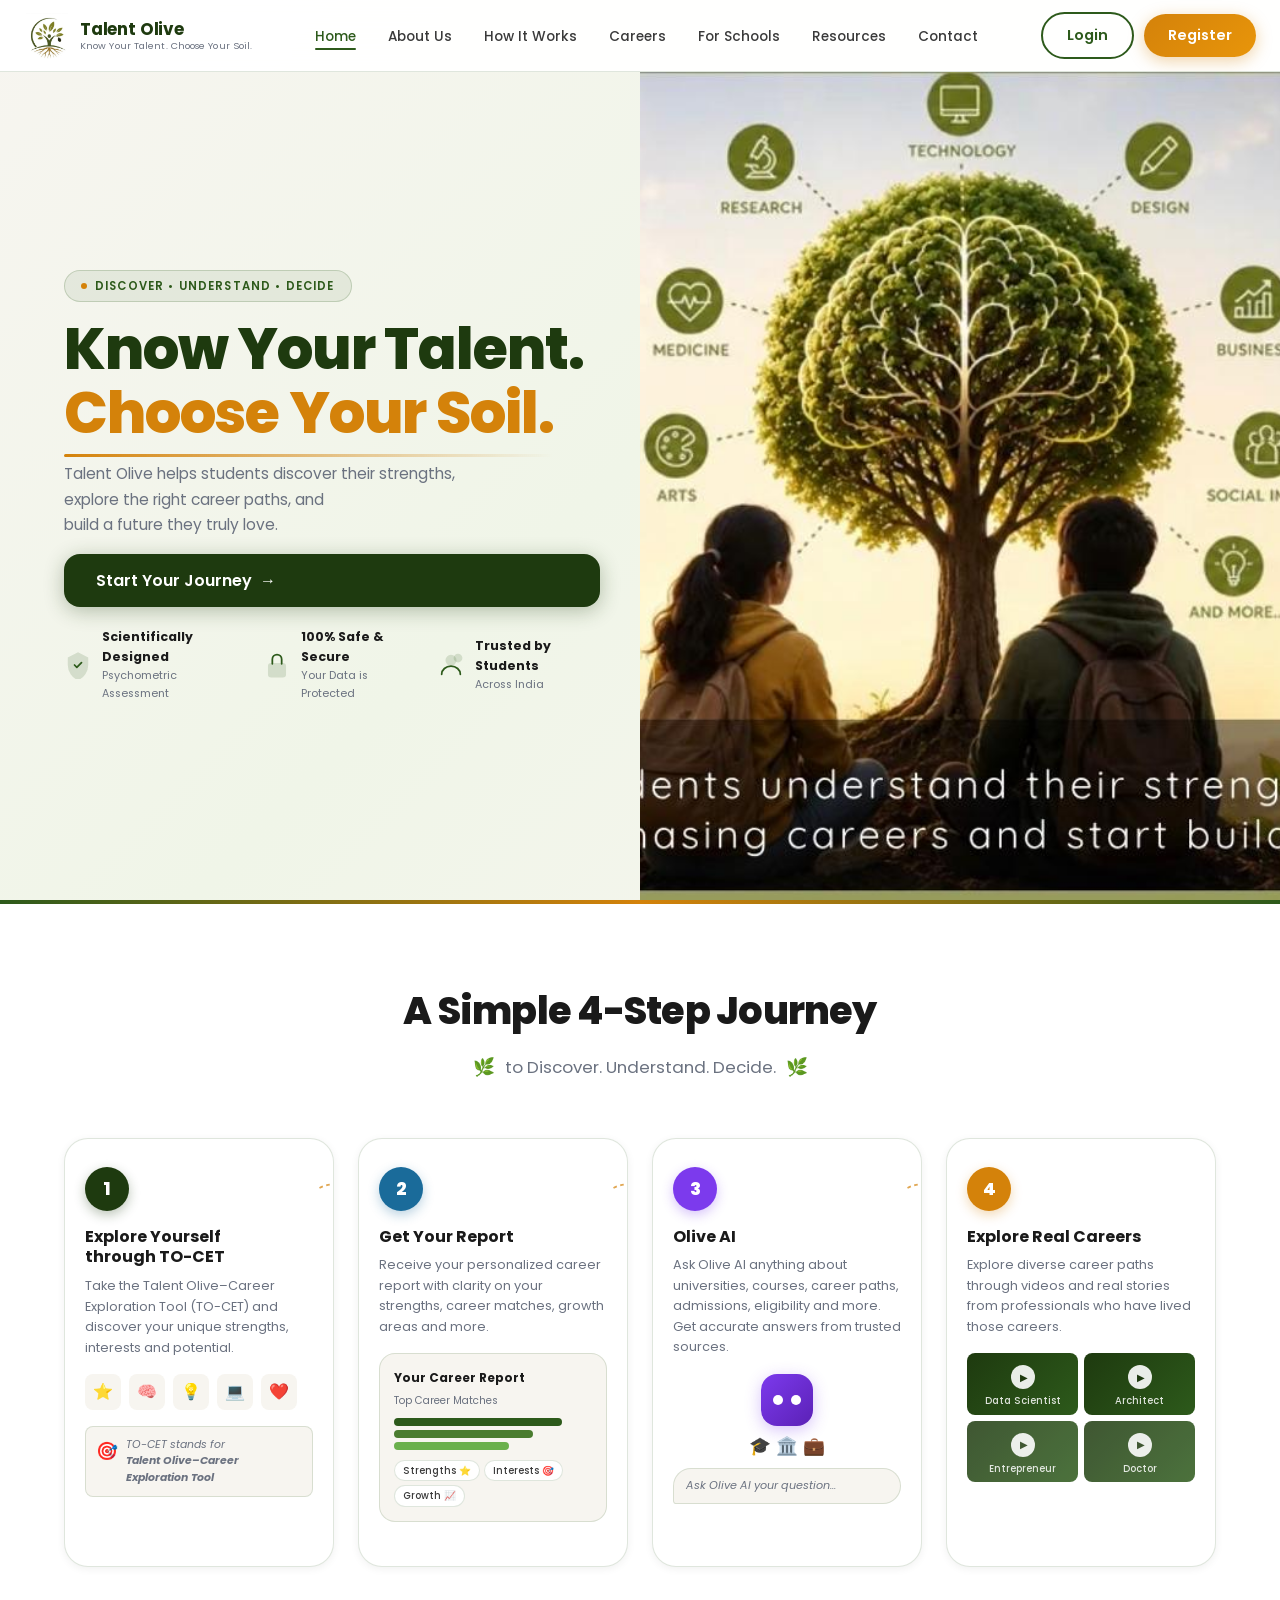
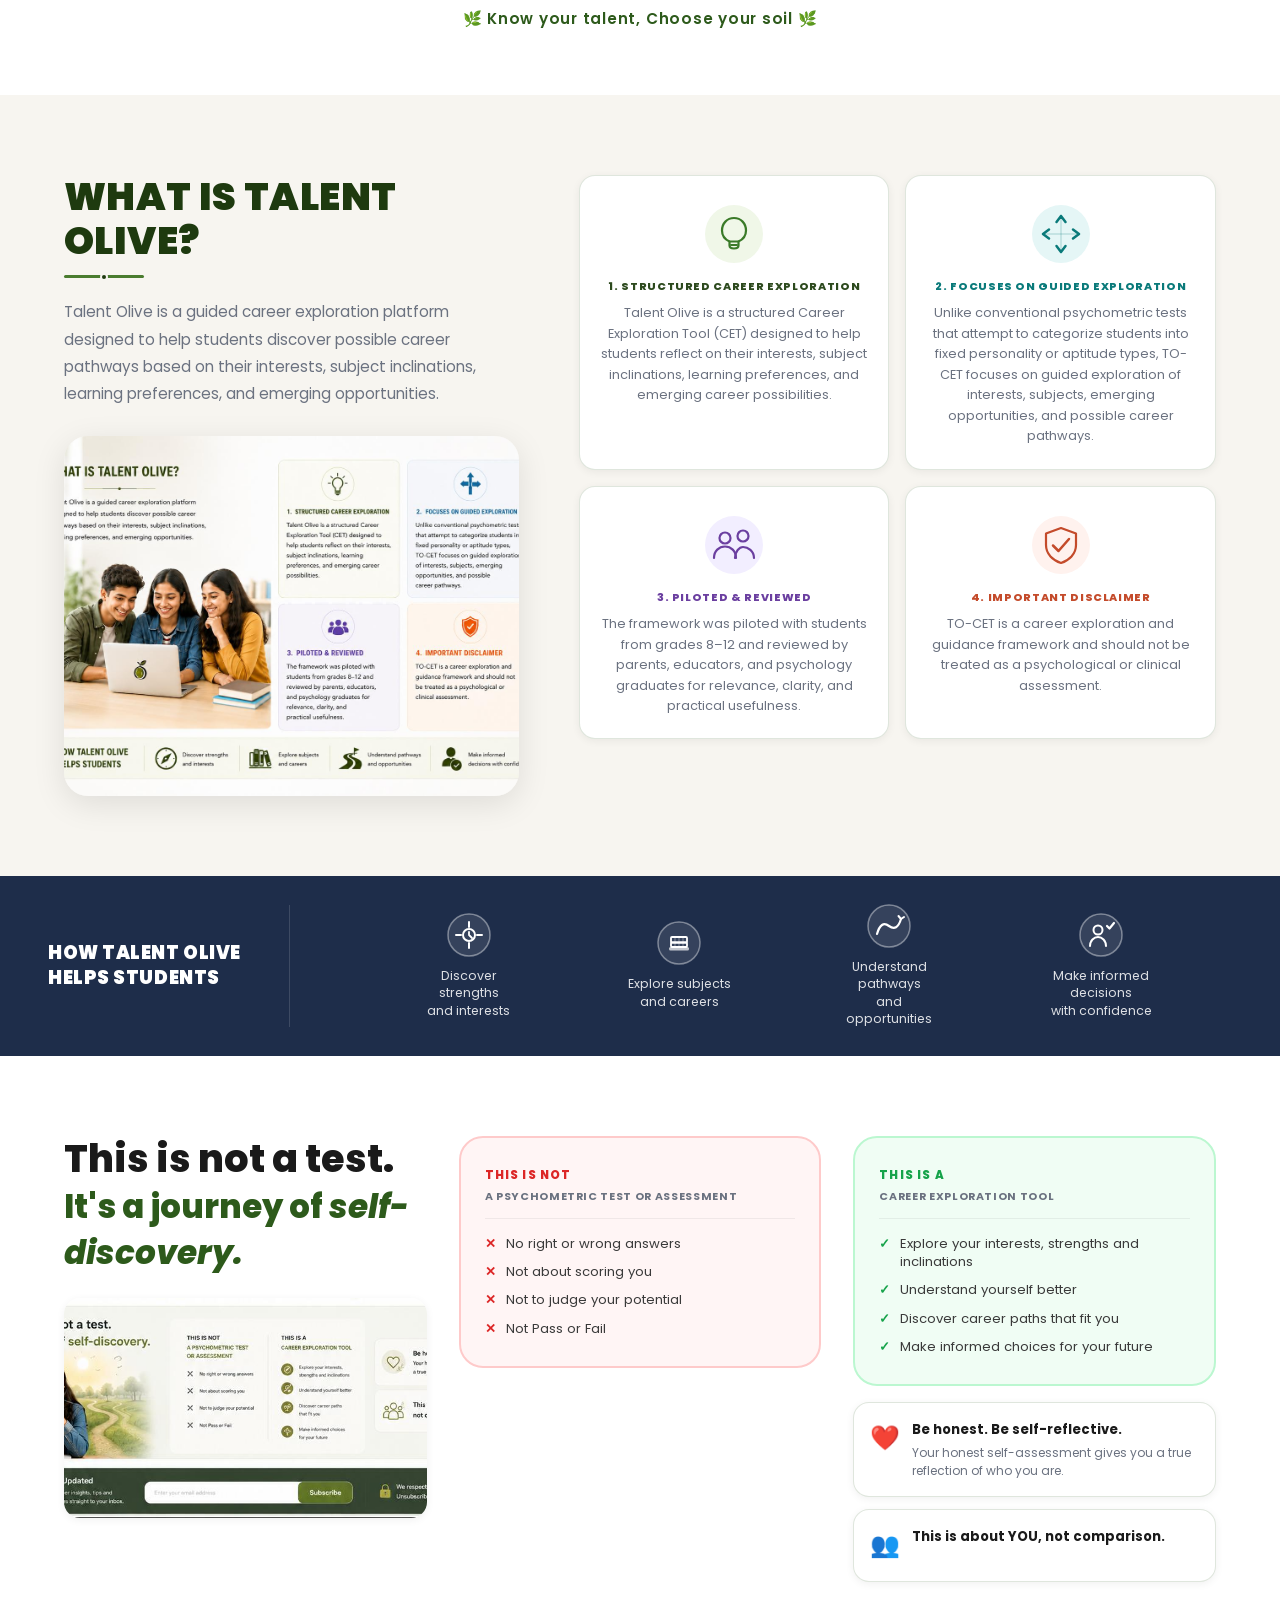
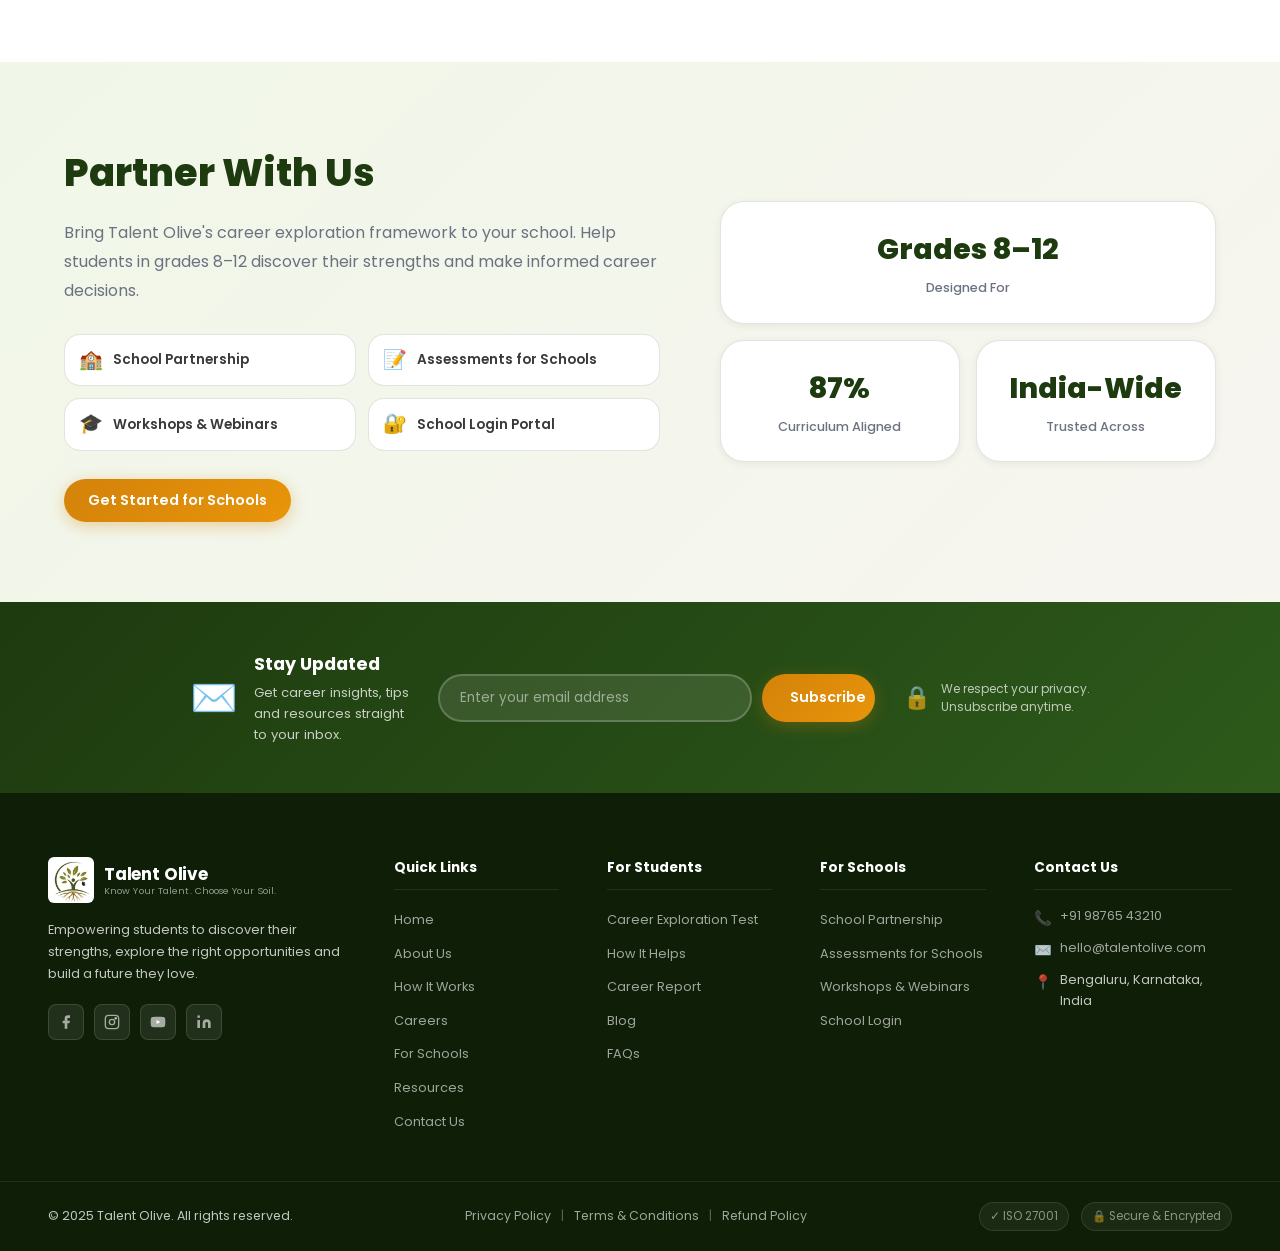
<file: index.html>
<!DOCTYPE html>
<html lang="en">
<head>
  <meta charset="UTF-8" />
  <meta name="viewport" content="width=device-width, initial-scale=1.0" />
  <title>Talent Olive — Know Your Talent. Choose Your Soil.</title>
  <link rel="preconnect" href="https://fonts.googleapis.com" />
  <link rel="preconnect" href="https://fonts.gstatic.com" crossorigin />
  <link href="https://fonts.googleapis.com/css2?family=Poppins:wght@300;400;500;600;700;800&family=Playfair+Display:ital,wght@0,700;1,700&display=swap" rel="stylesheet" />
  <link rel="stylesheet" href="styles.css" />
</head>
<body>

  <!-- ===== NAVBAR ===== -->
  <nav class="navbar" id="navbar">
    <div class="nav-container">
      <a href="#hero" class="nav-logo" id="logo-link">
        <div class="logo-icon"></div>
        <div class="logo-text">
          <span class="logo-name">Talent Olive</span>
          <span class="logo-tagline">Know Your Talent. Choose Your Soil.</span>
        </div>
      </a>

      <button class="nav-toggle" id="nav-toggle" aria-label="Toggle navigation">
        <span></span><span></span><span></span>
      </button>

      <ul class="nav-links" id="nav-links">
        <li><a href="#hero" class="nav-link active">Home</a></li>
        <li><a href="#about" class="nav-link">About Us</a></li>
        <li><a href="#how-it-works" class="nav-link">How It Works</a></li>
        <li><a href="#careers" class="nav-link">Careers</a></li>
        <li><a href="#for-schools" class="nav-link">For Schools</a></li>
        <li><a href="#resources" class="nav-link">Resources</a></li>
        <li><a href="#contact" class="nav-link">Contact</a></li>
      </ul>

      <div class="nav-actions">
        <a href="step1-login.html" class="btn btn-outline">Login</a>
        <a href="step1-login.html" class="btn btn-primary">Register</a>
      </div>
    </div>
  </nav>

  <!-- ===== HERO ===== -->
  <section class="hero" id="hero">
    <div class="hero-left">
      <div class="hero-badge animate-fade-up">
        <span class="dot"></span> DISCOVER • UNDERSTAND • DECIDE
      </div>
      <h1 class="hero-title animate-fade-up delay-1">
        Know Your Talent.<br />
        <span class="highlight">Choose Your Soil.</span>
      </h1>
      <p class="hero-subtitle animate-fade-up delay-2">
        Talent Olive helps students discover their strengths,<br />
        explore the right career paths, and<br />
        build a future they truly love.
      </p>
      <a href="step1-login.html" class="btn btn-hero animate-fade-up delay-3">
        Start Your Journey <span class="btn-arrow">→</span>
      </a>

      <div class="trust-badges animate-fade-up delay-4">
        <div class="badge">
          <div class="badge-icon">
            <svg viewBox="0 0 24 24" fill="none"><path d="M12 2L4 6v6c0 5.5 3.5 10.7 8 12 4.5-1.3 8-6.5 8-12V6L12 2z" fill="#2d5a1b" opacity="0.15" stroke="#2d5a1b" stroke-width="1.5"/><path d="M9 12l2 2 4-4" stroke="#2d5a1b" stroke-width="1.5" stroke-linecap="round" stroke-linejoin="round"/></svg>
          </div>
          <div>
            <strong>Scientifically Designed</strong>
            <span>Psychometric Assessment</span>
          </div>
        </div>
        <div class="badge">
          <div class="badge-icon">
            <svg viewBox="0 0 24 24" fill="none"><rect x="5" y="11" width="14" height="11" rx="2" fill="#2d5a1b" opacity="0.15" stroke="#2d5a1b" stroke-width="1.5"/><path d="M8 11V7a4 4 0 018 0v4" stroke="#2d5a1b" stroke-width="1.5" stroke-linecap="round"/></svg>
          </div>
          <div>
            <strong>100% Safe & Secure</strong>
            <span>Your Data is Protected</span>
          </div>
        </div>
        <div class="badge">
          <div class="badge-icon">
            <svg viewBox="0 0 24 24" fill="none"><circle cx="12" cy="8" r="4" fill="#2d5a1b" opacity="0.15" stroke="#2d5a1b" stroke-width="1.5"/><path d="M4 20c0-4 3.6-7 8-7s8 3 8 7" stroke="#2d5a1b" stroke-width="1.5" stroke-linecap="round"/><circle cx="18" cy="6" r="3" fill="#2d5a1b" opacity="0.15" stroke="#2d5a1b" stroke-width="1.5"/></svg>
          </div>
          <div>
            <strong>Trusted by Students</strong>
            <span>Across India</span>
          </div>
        </div>
      </div>
    </div>

    <div class="hero-right animate-fade-in delay-2">
      <div class="hero-img-wrap">
        <img src="img-hero-visual.jpeg" class="hero-img" alt="Students exploring career paths with Talent Olive" />
      </div>
    </div>
  </section>

  <!-- ===== 4-STEP JOURNEY ===== -->
  <section class="journey" id="how-it-works">
    <div class="container">
      <div class="section-header">
        <h2 class="section-title scroll-reveal">A Simple 4-Step Journey</h2>
        <p class="section-subtitle scroll-reveal delay-1">
          <span class="leaf-icon">🌿</span> to Discover. Understand. Decide. <span class="leaf-icon">🌿</span>
        </p>
      </div>

      <div class="steps-grid">
        <!-- Step 1 -->
        <div class="step-card scroll-reveal delay-1">
          <div class="step-number">1</div>
          <div class="step-content">
            <h3>Explore Yourself<br />through TO-CET</h3>
            <p>Take the Talent Olive–Career Exploration Tool (TO-CET) and discover your unique strengths, interests and potential.</p>
          </div>
          <div class="step-visual step-visual-1">
            <div class="step-icons-cluster">
              <div class="mini-icon">⭐</div>
              <div class="mini-icon">🧠</div>
              <div class="mini-icon">💡</div>
              <div class="mini-icon laptop">💻</div>
              <div class="mini-icon heart">❤️</div>
            </div>
          </div>
          <div class="step-label">
            <span class="step-abbr-icon">🎯</span>
            <p><em>TO-CET stands for<br/><strong>Talent Olive–Career<br/>Exploration Tool</strong></em></p>
          </div>
          <div class="step-connector"><svg viewBox="0 0 40 20"><path d="M5 10 Q20 2 35 10" stroke="#d4820a" stroke-width="2" fill="none" stroke-dasharray="4"/><polygon points="32,6 38,10 32,14" fill="#d4820a"/></svg></div>
        </div>

        <!-- Step 2 -->
        <div class="step-card scroll-reveal delay-2">
          <div class="step-number step-number-2">2</div>
          <div class="step-content">
            <h3>Get Your Report</h3>
            <p>Receive your personalized career report with clarity on your strengths, career matches, growth areas and more.</p>
          </div>
          <div class="step-visual step-visual-2">
            <div class="report-card-mock">
              <div class="report-header">Your Career Report</div>
              <div class="report-label">Top Career Matches</div>
              <div class="report-chart">
                <div class="chart-bar" style="width:85%; background:#2d5a1b;"></div>
                <div class="chart-bar" style="width:70%; background:#4a7c2f;"></div>
                <div class="chart-bar" style="width:58%; background:#6ab04c;"></div>
              </div>
              <div class="report-tags">
                <span class="rtag">Strengths ⭐</span>
                <span class="rtag">Interests 🎯</span>
                <span class="rtag">Growth 📈</span>
              </div>
            </div>
          </div>
          <div class="step-connector"><svg viewBox="0 0 40 20"><path d="M5 10 Q20 2 35 10" stroke="#d4820a" stroke-width="2" fill="none" stroke-dasharray="4"/><polygon points="32,6 38,10 32,14" fill="#d4820a"/></svg></div>
        </div>

        <!-- Step 3 -->
        <div class="step-card scroll-reveal delay-3">
          <div class="step-number step-number-3">3</div>
          <div class="step-content">
            <h3>Olive AI</h3>
            <p>Ask Olive AI anything about universities, courses, career paths, admissions, eligibility and more. Get accurate answers from trusted sources.</p>
          </div>
          <div class="step-visual step-visual-3">
            <div class="ai-bot">
              <div class="bot-face">
                <div class="bot-eye"></div>
                <div class="bot-eye"></div>
              </div>
              <div class="bot-icons">🎓 🏛️ 💼</div>
            </div>
            <div class="ai-chat-bubble">Ask Olive AI your question...</div>
          </div>
          <div class="step-connector"><svg viewBox="0 0 40 20"><path d="M5 10 Q20 2 35 10" stroke="#d4820a" stroke-width="2" fill="none" stroke-dasharray="4"/><polygon points="32,6 38,10 32,14" fill="#d4820a"/></svg></div>
        </div>

        <!-- Step 4 -->
        <div class="step-card scroll-reveal delay-4">
          <div class="step-number step-number-4">4</div>
          <div class="step-content">
            <h3>Explore Real Careers</h3>
            <p>Explore diverse career paths through videos and real stories from professionals who have lived those careers.</p>
          </div>
          <div class="step-visual step-visual-4">
            <div class="career-videos">
              <div class="video-thumb">
                <div class="play-btn">▶</div>
                <span>Data Scientist</span>
              </div>
              <div class="video-thumb">
                <div class="play-btn">▶</div>
                <span>Architect</span>
              </div>
              <div class="video-thumb small-thumb">
                <div class="play-btn">▶</div>
                <span>Entrepreneur</span>
              </div>
              <div class="video-thumb small-thumb">
                <div class="play-btn">▶</div>
                <span>Doctor</span>
              </div>
            </div>
          </div>
        </div>
      </div>

      <div class="journey-cta scroll-reveal">
        <p class="journey-tagline">🌿 Know your talent, Choose your soil 🌿</p>
      </div>
    </div>
  </section>

  <!-- ===== WHAT IS TALENT OLIVE ===== -->
  <section class="about" id="about">
    <div class="container">
      <div class="about-grid">
        <div class="about-left scroll-reveal">
          <h2 class="about-title">WHAT IS TALENT OLIVE?</h2>
          <div class="title-underline"></div>
          <p class="about-desc">
            Talent Olive is a guided career exploration platform designed to help students discover possible career pathways based on their interests, subject inclinations, learning preferences, and emerging opportunities.
          </p>
          <div class="about-image">
            <div class="about-img-real"></div>
          </div>
        </div>

        <div class="about-right">
          <div class="feature-cards">
            <div class="feature-card scroll-reveal delay-1">
              <div class="feature-icon">
                <svg viewBox="0 0 60 60" fill="none"><circle cx="30" cy="30" r="29" fill="#f0f7e8"/><path d="M30 14 C23 14 18 19.5 18 26.5 C18 31.5 21 35.5 25.5 37.5 L25.5 41.5 Q25.5 44.5 30 44.5 Q34.5 44.5 34.5 41.5 L34.5 37.5 C39 35.5 42 31.5 42 26.5 C42 19.5 37 14 30 14 Z" fill="none" stroke="#3a7a28" stroke-width="2.2" stroke-linejoin="round"/><path d="M25.5 37.5 L34.5 37.5" stroke="#3a7a28" stroke-width="2" stroke-linecap="round"/><path d="M27 41 L33 41" stroke="#3a7a28" stroke-width="2" stroke-linecap="round"/></svg>
              </div>
              <div class="feature-text">
                <h4 class="fc-1"><span class="feature-num">1.&nbsp;</span>STRUCTURED CAREER EXPLORATION</h4>
                <p>Talent Olive is a structured Career Exploration Tool (CET) designed to help students reflect on their interests, subject inclinations, learning preferences, and emerging career possibilities.</p>
              </div>
            </div>

            <div class="feature-card scroll-reveal delay-2">
              <div class="feature-icon">
                <svg viewBox="0 0 60 60" fill="none"><circle cx="30" cy="30" r="29" fill="#e5f6f6"/><path d="M30 12 L25.5 18 M30 12 L34.5 18" stroke="#0a7a7a" stroke-width="2.5" stroke-linecap="round" stroke-linejoin="round"/><line x1="30" y1="12" x2="30" y2="48" stroke="#0a7a7a" stroke-width="1.5" stroke-linecap="round" opacity="0.2"/><path d="M30 48 L25.5 42 M30 48 L34.5 42" stroke="#0a7a7a" stroke-width="2.5" stroke-linecap="round" stroke-linejoin="round"/><path d="M12 30 L18 25.5 M12 30 L18 34.5" stroke="#0a7a7a" stroke-width="2.5" stroke-linecap="round" stroke-linejoin="round"/><line x1="12" y1="30" x2="48" y2="30" stroke="#0a7a7a" stroke-width="1.5" stroke-linecap="round" opacity="0.2"/><path d="M48 30 L42 25.5 M48 30 L42 34.5" stroke="#0a7a7a" stroke-width="2.5" stroke-linecap="round" stroke-linejoin="round"/></svg>
              </div>
              <div class="feature-text">
                <h4 class="fc-2"><span class="feature-num">2.&nbsp;</span>FOCUSES ON GUIDED EXPLORATION</h4>
                <p>Unlike conventional psychometric tests that attempt to categorize students into fixed personality or aptitude types, TO-CET focuses on guided exploration of interests, subjects, emerging opportunities, and possible career pathways.</p>
              </div>
            </div>

            <div class="feature-card scroll-reveal delay-3">
              <div class="feature-icon">
                <svg viewBox="0 0 60 60" fill="none"><circle cx="30" cy="30" r="29" fill="#f2eeff"/><circle cx="21" cy="23" r="5.5" fill="none" stroke="#6b3fa0" stroke-width="2.2"/><path d="M10 43 C10 36 15 31.5 21 31.5 C27 31.5 32 36 32 43" fill="none" stroke="#6b3fa0" stroke-width="2.2" stroke-linecap="round"/><circle cx="39" cy="21" r="5.5" fill="none" stroke="#6b3fa0" stroke-width="2.2"/><path d="M31 43 C31 36.5 35.5 32 39 32 C44 32 50 36 50 43" fill="none" stroke="#6b3fa0" stroke-width="2.2" stroke-linecap="round"/></svg>
              </div>
              <div class="feature-text">
                <h4 class="fc-3"><span class="feature-num">3.&nbsp;</span>PILOTED &amp; REVIEWED</h4>
                <p>The framework was piloted with students from grades 8–12 and reviewed by parents, educators, and psychology graduates for relevance, clarity, and practical usefulness.</p>
              </div>
            </div>

            <div class="feature-card scroll-reveal delay-4">
              <div class="feature-icon">
                <svg viewBox="0 0 60 60" fill="none"><circle cx="30" cy="30" r="29" fill="#fff2ee"/><path d="M30 13 L45 18.5 L45 30 C45 39 38 45.5 30 48 C22 45.5 15 39 15 30 L15 18.5 Z" fill="none" stroke="#c44b2b" stroke-width="2.2" stroke-linejoin="round"/><path d="M22 30.5 L27.5 36 L38 24" stroke="#c44b2b" stroke-width="2.5" stroke-linecap="round" stroke-linejoin="round"/></svg>
              </div>
              <div class="feature-text">
                <h4 class="fc-4"><span class="feature-num">4.&nbsp;</span>IMPORTANT DISCLAIMER</h4>
                <p>TO-CET is a career exploration and guidance framework and should not be treated as a psychological or clinical assessment.</p>
              </div>
            </div>
          </div>
        </div>
      </div>
    </div>
  </section>

  <!-- ===== HOW TALENT OLIVE HELPS ===== -->
  <section class="helps" id="careers">
    <div class="helps-inner scroll-reveal">
      <div class="helps-label">
        <h3 class="helps-title">HOW TALENT OLIVE<br>HELPS STUDENTS</h3>
      </div>
      <div class="helps-grid">
        <div class="help-item scroll-reveal delay-1">
          <div class="help-icon">
            <svg viewBox="0 0 44 44" fill="none"><circle cx="22" cy="22" r="21" stroke="rgba(255,255,255,0.4)" stroke-width="1.5" fill="rgba(255,255,255,0.1)"/><circle cx="22" cy="22" r="6" fill="none" stroke="white" stroke-width="2"/><path d="M22 9 L22 14 M22 30 L22 35 M9 22 L14 22 M30 22 L35 22" stroke="white" stroke-width="2" stroke-linecap="round"/><path d="M22 19 L22 22 L25 25" stroke="white" stroke-width="1.8" stroke-linecap="round" stroke-linejoin="round"/></svg>
          </div>
          <p>Discover strengths<br>and interests</p>
        </div>
        <div class="help-item scroll-reveal delay-2">
          <div class="help-icon">
            <svg viewBox="0 0 44 44" fill="none"><circle cx="22" cy="22" r="21" stroke="rgba(255,255,255,0.4)" stroke-width="1.5" fill="rgba(255,255,255,0.1)"/><rect x="12" y="26" width="20" height="3.5" rx="1.5" fill="white" opacity="0.7"/><rect x="14" y="21.5" width="16" height="4.5" rx="1" fill="none" stroke="white" stroke-width="1.8"/><rect x="14" y="16" width="16" height="5.5" rx="1" fill="none" stroke="white" stroke-width="1.8"/><path d="M18 16 L18 27 M22 16 L22 27 M26 16 L26 27" stroke="white" stroke-width="1" opacity="0.4"/></svg>
          </div>
          <p>Explore subjects<br>and careers</p>
        </div>
        <div class="help-item scroll-reveal delay-3">
          <div class="help-icon">
            <svg viewBox="0 0 44 44" fill="none"><circle cx="22" cy="22" r="21" stroke="rgba(255,255,255,0.4)" stroke-width="1.5" fill="rgba(255,255,255,0.1)"/><path d="M10 30 Q14 16 22 22 Q30 28 34 15" stroke="white" stroke-width="2.2" stroke-linecap="round" fill="none"/><path d="M31.5 12 L34 15 L37 13" stroke="white" stroke-width="2" stroke-linecap="round" stroke-linejoin="round"/></svg>
          </div>
          <p>Understand pathways<br>and opportunities</p>
        </div>
        <div class="help-item scroll-reveal delay-4">
          <div class="help-icon">
            <svg viewBox="0 0 44 44" fill="none"><circle cx="22" cy="22" r="21" stroke="rgba(255,255,255,0.4)" stroke-width="1.5" fill="rgba(255,255,255,0.1)"/><circle cx="19" cy="17" r="4.5" fill="none" stroke="white" stroke-width="2"/><path d="M11 33 C11 27.5 15 24 19 24 C23 24 27 27.5 27 33" fill="none" stroke="white" stroke-width="2" stroke-linecap="round"/><path d="M28 13 L30.5 15.5 L35 10" stroke="white" stroke-width="2.2" stroke-linecap="round" stroke-linejoin="round"/></svg>
          </div>
          <p>Make informed decisions<br>with confidence</p>
        </div>
      </div>
    </div>
  </section>

  <!-- ===== SELF DISCOVERY SECTION ===== -->
  <section class="self-discovery" id="resources">
    <div class="container">
      <div class="discovery-grid">
        <div class="discovery-left scroll-reveal">
          <h2 class="discovery-title">
            This is not a test.<br/>
            <span class="discovery-accent">It's a journey of <em>self-discovery.</em></span>
          </h2>
          <div class="discovery-illustration"></div>
        </div>

        <div class="discovery-middle scroll-reveal delay-1">
          <div class="compare-card not-card">
            <h4 class="compare-title not-title">THIS IS NOT</h4>
            <p class="compare-sub">A PSYCHOMETRIC TEST OR ASSESSMENT</p>
            <ul class="compare-list">
              <li><span class="cross">✕</span> No right or wrong answers</li>
              <li><span class="cross">✕</span> Not about scoring you</li>
              <li><span class="cross">✕</span> Not to judge your potential</li>
              <li><span class="cross">✕</span> Not Pass or Fail</li>
            </ul>
          </div>
        </div>

        <div class="discovery-right scroll-reveal delay-2">
          <div class="compare-card is-card">
            <h4 class="compare-title is-title">THIS IS A</h4>
            <p class="compare-sub">CAREER EXPLORATION TOOL</p>
            <ul class="compare-list">
              <li><span class="check">✓</span> Explore your interests, strengths and inclinations</li>
              <li><span class="check">✓</span> Understand yourself better</li>
              <li><span class="check">✓</span> Discover career paths that fit you</li>
              <li><span class="check">✓</span> Make informed choices for your future</li>
            </ul>
          </div>

          <div class="values-cards">
            <div class="value-card scroll-reveal delay-3">
              <div class="value-icon">❤️</div>
              <div>
                <strong>Be honest. Be self-reflective.</strong>
                <p>Your honest self-assessment gives you a true reflection of who you are.</p>
              </div>
            </div>
            <div class="value-card scroll-reveal delay-4">
              <div class="value-icon">👥</div>
              <div>
                <strong>This is about YOU, not comparison.</strong>
              </div>
            </div>
          </div>
        </div>
      </div>
    </div>
  </section>

  <!-- ===== FOR SCHOOLS ===== -->
  <section class="for-schools" id="for-schools">
    <div class="container">
      <div class="schools-content scroll-reveal">
        <div class="schools-text">
          <h2>Partner With Us</h2>
          <p>Bring Talent Olive's career exploration framework to your school. Help students in grades 8–12 discover their strengths and make informed career decisions.</p>
          <div class="schools-features">
            <div class="school-feat"><span>🏫</span> School Partnership</div>
            <div class="school-feat"><span>📝</span> Assessments for Schools</div>
            <div class="school-feat"><span>🎓</span> Workshops & Webinars</div>
            <div class="school-feat"><span>🔐</span> School Login Portal</div>
          </div>
          <a href="step1-login.html" class="btn btn-primary">Get Started for Schools</a>
        </div>
        <div class="schools-visual scroll-reveal delay-2">
          <div class="school-stat-card">
            <div class="stat">Grades 8–12</div>
            <div class="stat-label">Designed For</div>
          </div>
          <div class="school-stat-card">
            <div class="stat">100%</div>
            <div class="stat-label">Curriculum Aligned</div>
          </div>
          <div class="school-stat-card">
            <div class="stat">India-Wide</div>
            <div class="stat-label">Trusted Across</div>
          </div>
        </div>
      </div>
    </div>
  </section>

  <!-- ===== NEWSLETTER ===== -->
  <section class="newsletter">
    <div class="newsletter-inner scroll-reveal">
      <div class="newsletter-left">
        <div class="newsletter-icon">✉️</div>
        <div>
          <h3>Stay Updated</h3>
          <p>Get career insights, tips and resources straight to your inbox.</p>
        </div>
      </div>
      <form class="newsletter-form" id="newsletter-form">
        <input type="email" placeholder="Enter your email address" class="newsletter-input" required />
        <button type="submit" class="btn btn-subscribe">Subscribe</button>
      </form>
      <div class="newsletter-right">
        <div class="privacy-icon">🔒</div>
        <p>We respect your privacy.<br/>Unsubscribe anytime.</p>
      </div>
    </div>
  </section>

  <!-- ===== FOOTER ===== -->
  <footer class="footer" id="contact">
    <div class="footer-top">
      <div class="footer-brand">
        <a href="#hero" class="footer-logo">
          <div class="logo-icon logo-icon-light"></div>
          <div class="logo-text">
            <span class="logo-name logo-name-light">Talent Olive</span>
            <span class="logo-tagline logo-tagline-light">Know Your Talent. Choose Your Soil.</span>
          </div>
        </a>
        <p class="footer-desc">Empowering students to discover their strengths, explore the right opportunities and build a future they love.</p>
        <div class="social-links">
          <a href="#" class="social-link" aria-label="Facebook">
            <svg viewBox="0 0 24 24" fill="currentColor"><path d="M18 2h-3a5 5 0 00-5 5v3H7v4h3v8h4v-8h3l1-4h-4V7a1 1 0 011-1h3z"/></svg>
          </a>
          <a href="#" class="social-link" aria-label="Instagram">
            <svg viewBox="0 0 24 24" fill="none" stroke="currentColor" stroke-width="2"><rect x="2" y="2" width="20" height="20" rx="5" ry="5"/><circle cx="12" cy="12" r="4"/><circle cx="17.5" cy="6.5" r="1" fill="currentColor"/></svg>
          </a>
          <a href="#" class="social-link" aria-label="YouTube">
            <svg viewBox="0 0 24 24" fill="currentColor"><path d="M22.54 6.42a2.78 2.78 0 00-1.95-1.96C18.88 4 12 4 12 4s-6.88 0-8.59.46A2.78 2.78 0 001.46 6.42 29 29 0 001 12a29 29 0 00.46 5.58 2.78 2.78 0 001.95 1.96C5.12 20 12 20 12 20s6.88 0 8.59-.46a2.78 2.78 0 001.95-1.96A29 29 0 0023 12a29 29 0 00-.46-5.58z"/><polygon points="9.75 15.02 15.5 12 9.75 8.98 9.75 15.02" fill="white"/></svg>
          </a>
          <a href="#" class="social-link" aria-label="LinkedIn">
            <svg viewBox="0 0 24 24" fill="currentColor"><path d="M16 8a6 6 0 016 6v7h-4v-7a2 2 0 00-2-2 2 2 0 00-2 2v7h-4v-7a6 6 0 016-6zM2 9h4v12H2z"/><circle cx="4" cy="4" r="2"/></svg>
          </a>
        </div>
      </div>

      <div class="footer-links-group">
        <h4>Quick Links</h4>
        <ul>
          <li><a href="#hero">Home</a></li>
          <li><a href="#about">About Us</a></li>
          <li><a href="#how-it-works">How It Works</a></li>
          <li><a href="#careers">Careers</a></li>
          <li><a href="#for-schools">For Schools</a></li>
          <li><a href="#resources">Resources</a></li>
          <li><a href="#contact">Contact Us</a></li>
        </ul>
      </div>

      <div class="footer-links-group">
        <h4>For Students</h4>
        <ul>
          <li><a href="step1-login.html">Career Exploration Test</a></li>
          <li><a href="#how-it-works">How It Helps</a></li>
          <li><a href="step1-login.html">Career Report</a></li>
          <li><a href="#">Blog</a></li>
          <li><a href="#">FAQs</a></li>
        </ul>
      </div>

      <div class="footer-links-group">
        <h4>For Schools</h4>
        <ul>
          <li><a href="step1-login.html">School Partnership</a></li>
          <li><a href="#">Assessments for Schools</a></li>
          <li><a href="#">Workshops & Webinars</a></li>
          <li><a href="step1-login.html">School Login</a></li>
        </ul>
      </div>

      <div class="footer-links-group">
        <h4>Contact Us</h4>
        <ul class="contact-list">
          <li>
            <span class="contact-icon">📞</span>
            <a href="tel:+919876543210">+91 98765 43210</a>
          </li>
          <li>
            <span class="contact-icon">✉️</span>
            <a href="mailto:hello@talentolive.com">hello@talentolive.com</a>
          </li>
          <li>
            <span class="contact-icon">📍</span>
            <span>Bengaluru, Karnataka, India</span>
          </li>
        </ul>
      </div>
    </div>

    <div class="footer-bottom">
      <p>© 2025 Talent Olive. All rights reserved.</p>
      <div class="footer-legal">
        <a href="#">Privacy Policy</a>
        <span>|</span>
        <a href="#">Terms & Conditions</a>
        <span>|</span>
        <a href="#">Refund Policy</a>
      </div>
      <div class="footer-certs">
        <span class="cert">✓ ISO 27001</span>
        <span class="cert">🔒 Secure & Encrypted</span>
      </div>
    </div>
  </footer>

  <!-- ===== AUTH PAGE (hidden, shown on login/register) ===== -->
  <div class="auth-overlay" id="auth-overlay">
    <div class="auth-modal">
      <button class="auth-close" id="auth-close">✕</button>
      <div class="auth-logo">
        <div class="auth-logo-icon">🫒</div>
        <span>Talent Olive</span>
      </div>
      <div class="auth-tabs">
        <button class="auth-tab active" data-tab="login">Login</button>
        <button class="auth-tab" data-tab="register">Register</button>
      </div>
      <div class="auth-form-wrap" id="auth-form-wrap">
        <!-- Login Form -->
        <form class="auth-form active" id="form-login">
          <div class="form-group">
            <label>Email Address</label>
            <input type="email" placeholder="you@example.com" required />
          </div>
          <div class="form-group">
            <label>Password</label>
            <input type="password" placeholder="Enter your password" required />
          </div>
          <a href="#" class="forgot-link">Forgot Password?</a>
          <button type="submit" class="btn btn-primary btn-full">Login</button>
          <p class="auth-switch">Don't have an account? <a href="#" class="switch-link" data-target="register">Register here</a></p>
        </form>

        <!-- Register Form -->
        <form class="auth-form" id="form-register">
          <div class="form-group">
            <label>Full Name</label>
            <input type="text" placeholder="Your full name" required />
          </div>
          <div class="form-group">
            <label>Email Address</label>
            <input type="email" placeholder="you@example.com" required />
          </div>
          <div class="form-group">
            <label>Phone Number</label>
            <input type="tel" placeholder="+91 98765 43210" />
          </div>
          <div class="form-group">
            <label>Password</label>
            <input type="password" placeholder="Create a password" required />
          </div>
          <button type="submit" class="btn btn-primary btn-full">Create Account</button>
          <p class="auth-switch">Already have an account? <a href="#" class="switch-link" data-target="login">Login here</a></p>
        </form>
      </div>
    </div>
  </div>

  <!-- Scroll to top button -->
  <button class="scroll-top" id="scroll-top" aria-label="Scroll to top">↑</button>

  <script src="script.js"></script>
</body>
</html>
</file>
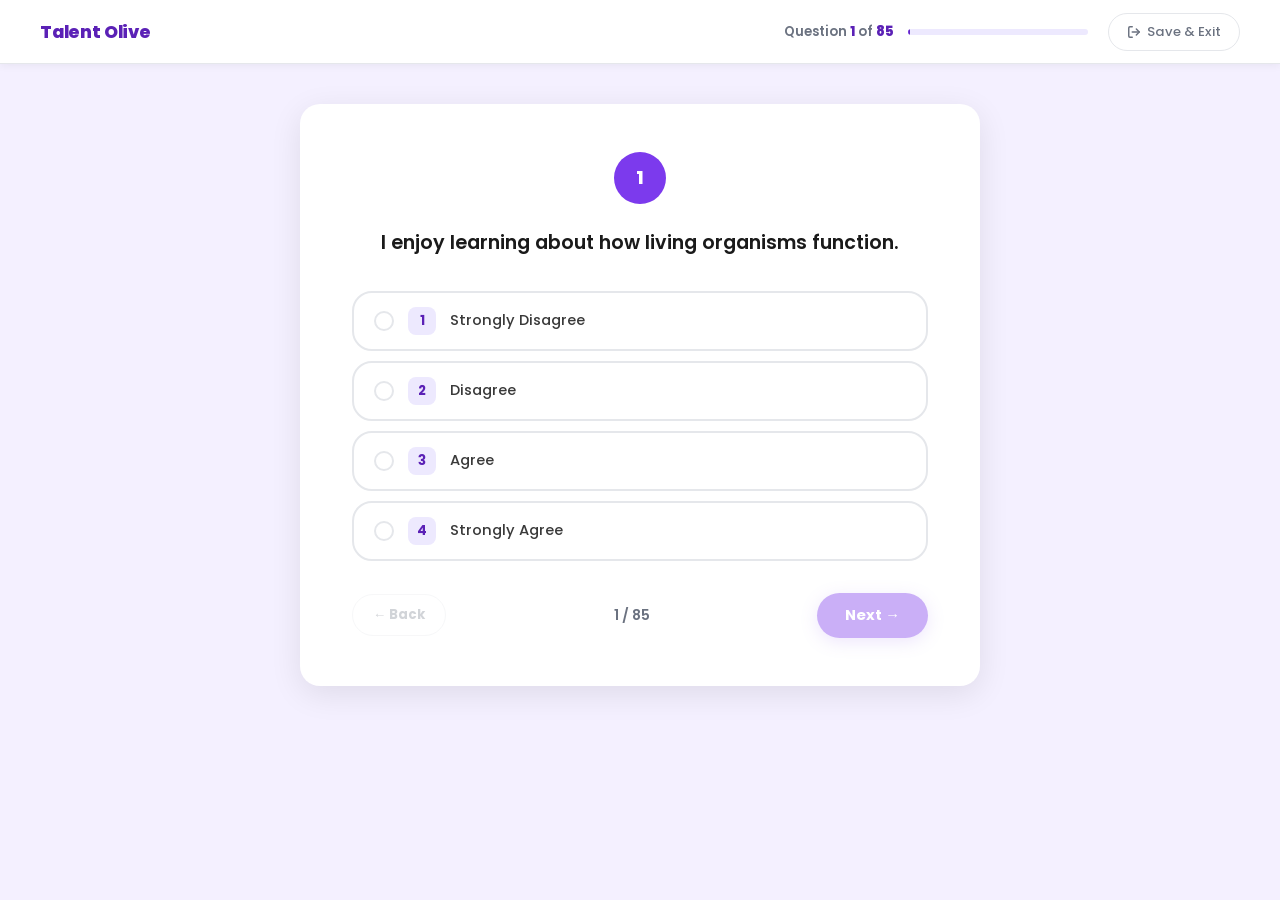
<file: assessment.html>
<!DOCTYPE html>
<html lang="en">
<head>
  <meta charset="UTF-8" />
  <meta name="viewport" content="width=device-width, initial-scale=1.0" />
  <title>TO-CET Assessment — Talent Olive</title>
  <link rel="preconnect" href="https://fonts.googleapis.com" />
  <link rel="preconnect" href="https://fonts.gstatic.com" crossorigin />
  <link href="https://fonts.googleapis.com/css2?family=Poppins:wght@300;400;500;600;700;800&display=swap" rel="stylesheet" />
  <style>
    *, *::before, *::after { box-sizing: border-box; margin: 0; padding: 0; }

    :root {
      --primary: #7C3AED;
      --primary-dark: #5B21B6;
      --primary-pale: #EDE9FE;
      --primary-bg: #F4F0FF;
      --white: #ffffff;
      --text-dark: #1a1a1a;
      --text-mid: #3a3a3a;
      --text-muted: #6b7280;
      --border: #e5e7eb;
      --success: #16a34a;
      --shadow-sm: 0 2px 8px rgba(0,0,0,0.05);
      --shadow-md: 0 8px 32px rgba(0,0,0,0.09);
      --radius-sm: 8px;
      --radius-md: 14px;
      --radius-lg: 20px;
      --radius-full: 9999px;
    }

    body {
      font-family: 'Poppins', sans-serif;
      background: var(--primary-bg);
      color: var(--text-dark);
      min-height: 100vh;
      display: flex;
      flex-direction: column;
    }

    /* ===== HEADER ===== */
    .assessment-header {
      background: var(--white);
      border-bottom: 1px solid var(--border);
      padding: 0 40px;
      height: 64px;
      display: flex;
      align-items: center;
      gap: 20px;
      position: sticky;
      top: 0;
      z-index: 100;
      box-shadow: var(--shadow-sm);
    }

    .header-logo-name {
      font-size: 1.1rem;
      font-weight: 800;
      color: var(--primary-dark);
      letter-spacing: -0.01em;
      text-decoration: none;
    }

    .header-spacer { flex: 1; }

    .header-progress-area {
      display: flex;
      align-items: center;
      gap: 14px;
    }

    .q-counter {
      font-size: 0.82rem;
      font-weight: 600;
      color: var(--text-muted);
      white-space: nowrap;
      flex-shrink: 0;
    }

    .q-counter span { color: var(--primary-dark); font-weight: 800; }

    .header-bar-wrap {
      width: 180px;
      height: 6px;
      background: var(--primary-pale);
      border-radius: var(--radius-full);
      overflow: hidden;
    }

    .header-bar-fill {
      height: 100%;
      background: linear-gradient(90deg, var(--primary), var(--primary-dark));
      border-radius: var(--radius-full);
      transition: width 0.5s cubic-bezier(0.4, 0, 0.2, 1);
      width: 1.2%;
    }

    .btn-exit {
      flex-shrink: 0;
      display: flex;
      align-items: center;
      gap: 6px;
      padding: 8px 18px;
      border: 1.5px solid var(--border);
      border-radius: var(--radius-full);
      background: var(--white);
      color: var(--text-muted);
      font-family: 'Poppins', sans-serif;
      font-size: 0.82rem;
      font-weight: 500;
      cursor: pointer;
      transition: all 0.2s;
    }

    .btn-exit:hover {
      border-color: var(--primary);
      color: var(--primary-dark);
    }

    /* ===== MAIN ===== */
    .assessment-main {
      flex: 1;
      display: flex;
      flex-direction: column;
      align-items: center;
      padding: 40px 24px 48px;
    }

    /* ===== QUESTION CARD ===== */
    .question-card {
      background: var(--white);
      border-radius: 20px;
      box-shadow: var(--shadow-md);
      width: 100%;
      max-width: 680px;
      padding: 48px 52px;
      animation: cardIn 0.4s cubic-bezier(0.4, 0, 0.2, 1);
      position: relative;
    }

    @keyframes cardIn {
      from { opacity: 0; transform: translateY(18px); }
      to   { opacity: 1; transform: translateY(0); }
    }

    /* Purple circle with question number */
    .q-number-circle {
      width: 52px;
      height: 52px;
      background: var(--primary);
      border-radius: 50%;
      display: flex;
      align-items: center;
      justify-content: center;
      font-size: 1.1rem;
      font-weight: 800;
      color: white;
      margin: 0 auto 24px;
    }

    .question-text {
      font-size: 1.2rem;
      font-weight: 600;
      line-height: 1.6;
      color: var(--text-dark);
      text-align: center;
      margin-bottom: 32px;
      max-width: 520px;
      margin-left: auto;
      margin-right: auto;
    }

    /* ===== LIKERT OPTIONS ===== */
    .options-grid {
      display: flex;
      flex-direction: column;
      gap: 10px;
      margin-bottom: 32px;
    }

    .option-card {
      display: flex;
      align-items: center;
      gap: 14px;
      padding: 14px 20px;
      border: 2px solid var(--border);
      border-radius: var(--radius-lg);
      background: var(--white);
      cursor: pointer;
      transition: all 0.2s cubic-bezier(0.4, 0, 0.2, 1);
      font-family: 'Poppins', sans-serif;
      text-align: left;
    }

    .option-card:hover {
      border-color: var(--primary);
      background: var(--primary-pale);
    }

    .option-card.selected {
      border-color: var(--primary);
      background: var(--primary-pale);
    }

    .option-radio {
      width: 20px;
      height: 20px;
      border-radius: 50%;
      border: 2px solid var(--border);
      flex-shrink: 0;
      position: relative;
      transition: all 0.2s;
    }

    .option-card.selected .option-radio {
      background: var(--primary);
      border-color: var(--primary);
    }

    .option-card.selected .option-radio::after {
      content: '';
      position: absolute;
      inset: 4px;
      border-radius: 50%;
      background: white;
    }

    .option-num-badge {
      width: 28px;
      height: 28px;
      border-radius: var(--radius-sm);
      background: var(--primary-pale);
      display: flex;
      align-items: center;
      justify-content: center;
      font-size: 0.82rem;
      font-weight: 700;
      color: var(--primary-dark);
      flex-shrink: 0;
      transition: all 0.2s;
    }

    .option-card.selected .option-num-badge {
      background: var(--primary-dark);
      color: white;
    }

    .option-label {
      font-size: 0.92rem;
      font-weight: 500;
      color: var(--text-mid);
      line-height: 1.4;
    }

    /* ===== NAV ROW ===== */
    .nav-row {
      display: flex;
      align-items: center;
      justify-content: space-between;
    }

    .q-progress-text {
      font-size: 0.88rem;
      font-weight: 600;
      color: var(--text-muted);
    }

    .btn-nav {
      display: flex;
      align-items: center;
      gap: 8px;
      padding: 12px 28px;
      border-radius: var(--radius-full);
      font-family: 'Poppins', sans-serif;
      font-size: 0.92rem;
      font-weight: 700;
      cursor: pointer;
      transition: all 0.2s;
      border: none;
    }

    .btn-back {
      background: var(--white);
      color: var(--text-muted);
      border: 1.5px solid var(--border);
      font-size: 0.82rem;
      padding: 10px 20px;
    }

    .btn-back:hover:not(:disabled) {
      border-color: var(--primary);
      color: var(--primary-dark);
    }

    .btn-back:disabled { opacity: 0.3; cursor: not-allowed; }

    .btn-next {
      background: var(--primary);
      color: white;
      box-shadow: 0 4px 16px rgba(124,58,237,0.3);
    }

    .btn-next:hover:not(:disabled) {
      background: var(--primary-dark);
      transform: translateY(-1px);
      box-shadow: 0 6px 22px rgba(91,33,182,0.35);
    }

    .btn-next:disabled { opacity: 0.4; cursor: not-allowed; }

    .btn-next.finish {
      background: linear-gradient(135deg, var(--primary), var(--primary-dark));
    }

    /* ===== COMPLETION SCREEN ===== */
    .completion-screen {
      display: none;
      flex-direction: column;
      align-items: center;
      text-align: center;
      max-width: 560px;
      width: 100%;
      animation: cardIn 0.5s cubic-bezier(0.4, 0, 0.2, 1);
    }

    .completion-screen.visible { display: flex; }

    .completion-icon {
      width: 88px;
      height: 88px;
      background: linear-gradient(135deg, var(--primary), var(--primary-dark));
      border-radius: 50%;
      display: flex;
      align-items: center;
      justify-content: center;
      margin-bottom: 28px;
      animation: popIn 0.5s cubic-bezier(0.34, 1.56, 0.64, 1);
    }

    @keyframes popIn {
      from { transform: scale(0); opacity: 0; }
      to   { transform: scale(1); opacity: 1; }
    }

    .completion-title {
      font-size: 2rem;
      font-weight: 800;
      color: var(--primary-dark);
      margin-bottom: 12px;
    }

    .completion-sub {
      font-size: 1rem;
      color: var(--text-muted);
      line-height: 1.65;
      margin-bottom: 36px;
    }

    .completion-card {
      background: var(--white);
      border-radius: 20px;
      box-shadow: var(--shadow-md);
      padding: 32px 40px;
      width: 100%;
      margin-bottom: 24px;
    }

    .completion-stats {
      display: grid;
      grid-template-columns: repeat(3, 1fr);
      gap: 1px;
      background: var(--border);
      border-radius: var(--radius-md);
      overflow: hidden;
      margin-bottom: 28px;
    }

    .stat-cell {
      background: var(--white);
      padding: 20px 12px;
      text-align: center;
    }

    .stat-num {
      font-size: 1.6rem;
      font-weight: 800;
      color: var(--primary-dark);
    }

    .stat-label {
      font-size: 0.72rem;
      color: var(--text-muted);
      margin-top: 3px;
    }

    .btn-report {
      width: 100%;
      padding: 16px;
      background: linear-gradient(135deg, var(--primary), var(--primary-dark));
      color: white;
      border: none;
      border-radius: var(--radius-full);
      font-family: 'Poppins', sans-serif;
      font-size: 1rem;
      font-weight: 700;
      cursor: pointer;
      transition: all 0.2s;
      box-shadow: 0 4px 18px rgba(124,58,237,0.3);
    }

    .btn-report:hover {
      transform: translateY(-2px);
      box-shadow: 0 8px 26px rgba(91,33,182,0.35);
    }

    /* ===== SAVE & EXIT MODAL ===== */
    .modal-overlay {
      position: fixed;
      inset: 0;
      background: rgba(0,0,0,0.5);
      z-index: 200;
      display: flex;
      align-items: center;
      justify-content: center;
      opacity: 0;
      pointer-events: none;
      transition: opacity 0.25s;
    }

    .modal-overlay.open {
      opacity: 1;
      pointer-events: all;
    }

    .modal-box {
      background: var(--white);
      border-radius: 20px;
      padding: 40px;
      max-width: 420px;
      width: 90%;
      text-align: center;
      transform: scale(0.92);
      transition: transform 0.25s cubic-bezier(0.34, 1.56, 0.64, 1);
    }

    .modal-overlay.open .modal-box { transform: scale(1); }

    .modal-icon { font-size: 2.8rem; margin-bottom: 16px; }

    .modal-title {
      font-size: 1.25rem;
      font-weight: 700;
      color: var(--primary-dark);
      margin-bottom: 8px;
    }

    .modal-body {
      font-size: 0.9rem;
      color: var(--text-muted);
      line-height: 1.6;
      margin-bottom: 28px;
    }

    .modal-actions { display: flex; gap: 12px; }

    .btn-modal {
      flex: 1;
      padding: 12px;
      border-radius: var(--radius-full);
      font-family: 'Poppins', sans-serif;
      font-size: 0.9rem;
      font-weight: 600;
      cursor: pointer;
      transition: all 0.2s;
      border: none;
    }

    .btn-modal-cancel {
      background: var(--primary-pale);
      color: var(--primary-dark);
      border: 1.5px solid var(--primary-pale);
    }

    .btn-modal-cancel:hover { background: #ddd6fe; }

    .btn-modal-exit {
      background: #dc2626;
      color: white;
    }

    .btn-modal-exit:hover { background: #b91c1c; transform: translateY(-1px); }

    /* ===== RESPONSIVE ===== */
    @media (max-width: 680px) {
      .assessment-header { padding: 0 16px; gap: 12px; }
      .header-bar-wrap { width: 100px; }
      .question-card { padding: 32px 20px; }
      .question-text { font-size: 1rem; }
    }
  </style>
</head>
<body>

  <!-- ===== HEADER ===== -->
  <header class="assessment-header">
    <a href="index.html" class="header-logo-name">Talent Olive</a>

    <div class="header-spacer"></div>

    <div class="header-progress-area">
      <span class="q-counter">Question <span id="q-current">1</span> of <span id="q-total">85</span></span>
      <div class="header-bar-wrap">
        <div class="header-bar-fill" id="progress-bar"></div>
      </div>
    </div>

    <button class="btn-exit" onclick="openExitModal()">
      <svg width="14" height="14" viewBox="0 0 24 24" fill="none" stroke="currentColor" stroke-width="2.5" stroke-linecap="round" stroke-linejoin="round">
        <path d="M9 21H5a2 2 0 0 1-2-2V5a2 2 0 0 1 2-2h4"/><polyline points="16 17 21 12 16 7"/><line x1="21" y1="12" x2="9" y2="12"/>
      </svg>
      Save &amp; Exit
    </button>
  </header>

  <!-- ===== MAIN ===== -->
  <main class="assessment-main">

    <!-- Active question view -->
    <div id="question-view" style="width:100%;display:flex;flex-direction:column;align-items:center;">
      <div class="question-card" id="question-card">
        <div class="q-number-circle" id="q-number">1</div>
        <p class="question-text" id="question-text">Loading...</p>

        <div class="options-grid" id="options-grid"></div>

        <div class="nav-row">
          <button class="btn-nav btn-back" id="btn-back" onclick="goBack()" disabled>
            ← Back
          </button>

          <span class="q-progress-text" id="q-progress-label">1 / 85</span>

          <button class="btn-nav btn-next" id="btn-next" onclick="goNext()" disabled>
            Next →
          </button>
        </div>
      </div>
    </div>

    <!-- Completion screen -->
    <div class="completion-screen" id="completion-screen">
      <div class="completion-icon">
        <svg width="44" height="44" viewBox="0 0 24 24" fill="none" stroke="white" stroke-width="2.5" stroke-linecap="round" stroke-linejoin="round"><polyline points="20 6 9 17 4 12"/></svg>
      </div>
      <h1 class="completion-title">Assessment Complete!</h1>
      <p class="completion-sub">You've answered all 85 questions. Your personalised career report is being generated — it will be ready in a few minutes.</p>

      <div class="completion-card">
        <div class="completion-stats">
          <div class="stat-cell">
            <div class="stat-num">85</div>
            <div class="stat-label">Questions Answered</div>
          </div>
          <div class="stat-cell">
            <div class="stat-num" id="stat-time">—</div>
            <div class="stat-label">Minutes Taken</div>
          </div>
          <div class="stat-cell">
            <div class="stat-num">6</div>
            <div class="stat-label">Dimensions Mapped</div>
          </div>
        </div>
        <button class="btn-report" onclick="viewReport()">
          View My Career Report &nbsp;→
        </button>
      </div>

      <p style="font-size:0.8rem;color:var(--text-muted);">Your answers have been securely saved. You can close this tab.</p>
    </div>

  </main>

  <!-- ===== SAVE & EXIT MODAL ===== -->
  <div class="modal-overlay" id="exit-modal">
    <div class="modal-box">
      <div class="modal-icon">💾</div>
      <h3 class="modal-title">Save your progress?</h3>
      <p class="modal-body">Your answers so far will be saved. You can resume from where you left off when you come back.</p>
      <div class="modal-actions">
        <button class="btn-modal btn-modal-cancel" onclick="closeExitModal()">Keep Going</button>
        <button class="btn-modal btn-modal-exit" onclick="saveAndExit()">Save &amp; Exit</button>
      </div>
    </div>
  </div>

  <script>
    // ===== 85 LIKERT QUESTIONS =====
    const QUESTIONS = [
      // Interests & Curiosity (1-15)
      { section: 'Interests & Curiosity', text: 'I enjoy learning about how living organisms function.' },
      { section: 'Interests & Curiosity', text: 'I find myself fascinated by the way machines and technology work.' },
      { section: 'Interests & Curiosity', text: 'I love creating art, music, or stories in my free time.' },
      { section: 'Interests & Curiosity', text: 'I enjoy solving complex mathematical problems.' },
      { section: 'Interests & Curiosity', text: 'I like reading about historical events and their impact on society.' },
      { section: 'Interests & Curiosity', text: 'I am curious about how the human mind and behaviour work.' },
      { section: 'Interests & Curiosity', text: 'I enjoy exploring nature and understanding environmental systems.' },
      { section: 'Interests & Curiosity', text: 'I find business and entrepreneurship exciting topics.' },
      { section: 'Interests & Curiosity', text: 'I am drawn to understanding different cultures and languages.' },
      { section: 'Interests & Curiosity', text: 'I enjoy watching documentaries about science and discovery.' },
      { section: 'Interests & Curiosity', text: 'I like designing or building things with my hands.' },
      { section: 'Interests & Curiosity', text: 'I find philosophy and big-picture thinking interesting.' },
      { section: 'Interests & Curiosity', text: 'I enjoy competitive sports or physical activities.' },
      { section: 'Interests & Curiosity', text: 'I am interested in law, justice, and how societies are governed.' },
      { section: 'Interests & Curiosity', text: 'I like exploring and experimenting with new ideas.' },
      // Strengths & Skills (16-30)
      { section: 'Strengths & Skills', text: 'I find it easy to explain complex ideas to others in simple terms.' },
      { section: 'Strengths & Skills', text: 'I am good at noticing small details that others often miss.' },
      { section: 'Strengths & Skills', text: 'I enjoy leading and organising groups of people.' },
      { section: 'Strengths & Skills', text: 'I am able to come up with creative solutions to problems.' },
      { section: 'Strengths & Skills', text: 'I am comfortable with numbers, data, and statistics.' },
      { section: 'Strengths & Skills', text: 'I can stay calm and focused under pressure.' },
      { section: 'Strengths & Skills', text: 'I am good at understanding how others feel (empathy).' },
      { section: 'Strengths & Skills', text: 'I enjoy writing and expressing my thoughts through words.' },
      { section: 'Strengths & Skills', text: 'I can quickly learn and adapt to new tools or technologies.' },
      { section: 'Strengths & Skills', text: 'I am good at planning and managing my time effectively.' },
      { section: 'Strengths & Skills', text: 'I enjoy debating and making logical arguments.' },
      { section: 'Strengths & Skills', text: 'I can motivate others and keep them engaged.' },
      { section: 'Strengths & Skills', text: 'I am skilled at identifying patterns and trends in information.' },
      { section: 'Strengths & Skills', text: 'I enjoy performing — whether acting, speaking, or presenting.' },
      { section: 'Strengths & Skills', text: 'I am persistent when working on difficult challenges.' },
      // Work Style & Environment (31-45)
      { section: 'Work Style & Environment', text: 'I prefer working with people over working alone.' },
      { section: 'Work Style & Environment', text: 'I like having a structured routine rather than variety every day.' },
      { section: 'Work Style & Environment', text: 'I enjoy working outdoors or in active environments.' },
      { section: 'Work Style & Environment', text: 'I prefer roles where I can be creative and express myself.' },
      { section: 'Work Style & Environment', text: 'I would like a career that involves frequent travel.' },
      { section: 'Work Style & Environment', text: 'I prefer deep focus on one task rather than juggling many.' },
      { section: 'Work Style & Environment', text: 'I like working in fast-paced, high-energy environments.' },
      { section: 'Work Style & Environment', text: 'I enjoy jobs that involve helping and supporting other people.' },
      { section: 'Work Style & Environment', text: 'I prefer roles where I have clear goals and measurable outcomes.' },
      { section: 'Work Style & Environment', text: 'I would be comfortable working in a laboratory or research setting.' },
      { section: 'Work Style & Environment', text: 'I like jobs that involve physical activity or movement.' },
      { section: 'Work Style & Environment', text: 'I prefer working in small, close-knit teams.' },
      { section: 'Work Style & Environment', text: 'I enjoy roles where I can teach or mentor others.' },
      { section: 'Work Style & Environment', text: 'I would thrive in an environment that rewards innovation.' },
      { section: 'Work Style & Environment', text: 'I prefer stability and predictability over constant change.' },
      // Values & Motivation (46-60)
      { section: 'Values & Motivation', text: 'Making a positive difference in people\'s lives is important to me.' },
      { section: 'Values & Motivation', text: 'Financial success and stability is a major career priority for me.' },
      { section: 'Values & Motivation', text: 'I want a career that gives me creative freedom.' },
      { section: 'Values & Motivation', text: 'Recognition and prestige matter to me in a profession.' },
      { section: 'Values & Motivation', text: 'I want my work to contribute to scientific advancement.' },
      { section: 'Values & Motivation', text: 'Work-life balance is more important to me than career advancement.' },
      { section: 'Values & Motivation', text: 'I want to be my own boss someday.' },
      { section: 'Values & Motivation', text: 'I care deeply about environmental sustainability.' },
      { section: 'Values & Motivation', text: 'I want a career that keeps me intellectually challenged.' },
      { section: 'Values & Motivation', text: 'Helping my community and society motivates me more than personal gain.' },
      { section: 'Values & Motivation', text: 'I am driven by competition and outperforming others.' },
      { section: 'Values & Motivation', text: 'I value careers that involve continuous learning and growth.' },
      { section: 'Values & Motivation', text: 'I want to work in a field where I can be an expert or specialist.' },
      { section: 'Values & Motivation', text: 'I am motivated by creating things that did not exist before.' },
      { section: 'Values & Motivation', text: 'I want a career that allows me to work across different countries.' },
      // Learning & Thinking Style (61-70)
      { section: 'Learning & Thinking Style', text: 'I prefer learning by doing rather than by reading or listening.' },
      { section: 'Learning & Thinking Style', text: 'I like to understand the "why" behind concepts, not just the "what."' },
      { section: 'Learning & Thinking Style', text: 'I enjoy working on long-term projects that require deep thinking.' },
      { section: 'Learning & Thinking Style', text: 'I prefer visual explanations (charts, diagrams) over text.' },
      { section: 'Learning & Thinking Style', text: 'I like memorising facts and details accurately.' },
      { section: 'Learning & Thinking Style', text: 'I enjoy brainstorming sessions more than working through set procedures.' },
      { section: 'Learning & Thinking Style', text: 'I learn best when I can discuss ideas with others.' },
      { section: 'Learning & Thinking Style', text: 'I prefer step-by-step instructions over open-ended exploration.' },
      { section: 'Learning & Thinking Style', text: 'I enjoy researching and gathering information independently.' },
      { section: 'Learning & Thinking Style', text: 'I can easily see connections between different subjects or ideas.' },
      // Career Direction (71-85)
      { section: 'Career Direction', text: 'I would enjoy working as a doctor, nurse, or healthcare professional.' },
      { section: 'Career Direction', text: 'I could see myself working in software, tech, or AI.' },
      { section: 'Career Direction', text: 'A career in teaching or education appeals to me.' },
      { section: 'Career Direction', text: 'I am interested in working in media, journalism, or communications.' },
      { section: 'Career Direction', text: 'I would enjoy working in the field of architecture or urban design.' },
      { section: 'Career Direction', text: 'A career in research (science or social) excites me.' },
      { section: 'Career Direction', text: 'I could see myself working in fashion, film, or the performing arts.' },
      { section: 'Career Direction', text: 'I am interested in careers in finance, banking, or accounting.' },
      { section: 'Career Direction', text: 'A career in agriculture, food science, or sustainability interests me.' },
      { section: 'Career Direction', text: 'I could see myself working in social work or community development.' },
      { section: 'Career Direction', text: 'A career in sports, fitness, or physical therapy appeals to me.' },
      { section: 'Career Direction', text: 'I would enjoy working as an engineer (mechanical, civil, electrical, etc.).' },
      { section: 'Career Direction', text: 'A career in law or policy-making interests me.' },
      { section: 'Career Direction', text: 'I could see myself starting my own business or startup.' },
      { section: 'Career Direction', text: 'A career in psychology, counselling, or mental health appeals to me.' },
    ];

    const LIKERT_OPTIONS = [
      { num: 1, label: 'Strongly Disagree' },
      { num: 2, label: 'Disagree' },
      { num: 3, label: 'Agree' },
      { num: 4, label: 'Strongly Agree' },
    ];

    const TOTAL = QUESTIONS.length; // 85
    let currentIndex = 0;
    let answers = new Array(TOTAL).fill(null);
    let startTime = Date.now();

    // ===== RENDER =====
    function render() {
      if (currentIndex >= TOTAL) {
        showCompletion();
        return;
      }

      const q = QUESTIONS[currentIndex];
      const num = currentIndex + 1;

      document.getElementById('q-current').textContent = num;
      document.getElementById('q-total').textContent = TOTAL;
      document.getElementById('q-number').textContent = num;
      document.getElementById('question-text').textContent = q.text;
      document.getElementById('q-progress-label').textContent = num + ' / ' + TOTAL;

      const progress = (currentIndex / TOTAL) * 100;
      document.getElementById('progress-bar').style.width = Math.max(1.2, progress) + '%';

      const grid = document.getElementById('options-grid');
      grid.innerHTML = '';

      LIKERT_OPTIONS.forEach((opt, i) => {
        const card = document.createElement('button');
        card.className = 'option-card' + (answers[currentIndex] === i ? ' selected' : '');
        card.innerHTML = `
          <div class="option-radio"></div>
          <div class="option-num-badge">${opt.num}</div>
          <span class="option-label">${opt.label}</span>
        `;
        card.addEventListener('click', () => selectOption(i));
        grid.appendChild(card);
      });

      document.getElementById('btn-back').disabled = currentIndex === 0;
      document.getElementById('btn-next').disabled = answers[currentIndex] === null;

      const isLast = currentIndex === TOTAL - 1;
      const nextBtn = document.getElementById('btn-next');
      nextBtn.textContent = isLast ? 'Finish ✓' : 'Next →';
      nextBtn.className = 'btn-nav btn-next' + (isLast ? ' finish' : '');
      if (answers[currentIndex] === null) nextBtn.disabled = true;
    }

    function selectOption(index) {
      answers[currentIndex] = index;
      document.querySelectorAll('.option-card').forEach((card, i) => {
        card.classList.toggle('selected', i === index);
      });
      document.getElementById('btn-next').disabled = false;
    }

    function goBack() {
      if (currentIndex > 0) {
        currentIndex--;
        animateCard(() => render());
      }
    }

    function goNext() {
      if (answers[currentIndex] === null) return;
      if (currentIndex < TOTAL - 1) {
        currentIndex++;
        animateCard(() => render());
      } else {
        showCompletion();
      }
    }

    function animateCard(callback) {
      const card = document.getElementById('question-card');
      if (!card) { callback(); return; }
      card.style.transition = 'opacity 0.15s, transform 0.15s';
      card.style.opacity = '0';
      card.style.transform = 'translateY(-10px)';
      setTimeout(() => {
        callback();
        card.style.opacity = '';
        card.style.transform = '';
        card.style.transition = '';
        card.style.animation = 'none';
        void card.offsetWidth;
        card.style.animation = 'cardIn 0.35s cubic-bezier(0.4, 0, 0.2, 1)';
      }, 150);
    }

    // ===== COMPLETION =====
    function showCompletion() {
      document.getElementById('question-view').style.display = 'none';
      document.getElementById('progress-bar').style.width = '100%';
      document.getElementById('q-current').textContent = TOTAL;

      const elapsed = Math.round((Date.now() - startTime) / 60000);
      document.getElementById('stat-time').textContent = elapsed || '< 1';

      document.getElementById('completion-screen').classList.add('visible');
      document.querySelector('.btn-exit').style.display = 'none';
    }

    function viewReport() {
      alert('Your personalised career report is being prepared. You will receive it at your registered email address within a few minutes.');
    }

    // ===== EXIT MODAL =====
    function openExitModal() {
      document.getElementById('exit-modal').classList.add('open');
    }

    function closeExitModal() {
      document.getElementById('exit-modal').classList.remove('open');
    }

    function saveAndExit() {
      sessionStorage.setItem('assessmentProgress', JSON.stringify({ currentIndex, answers }));
      window.location.href = 'step5-assessment.html';
    }

    document.getElementById('exit-modal').addEventListener('click', function(e) {
      if (e.target === this) closeExitModal();
    });

    // ===== KEYBOARD NAV =====
    document.addEventListener('keydown', function(e) {
      if (document.getElementById('exit-modal').classList.contains('open')) return;
      if (e.key === 'ArrowRight' || e.key === 'Enter') {
        if (!document.getElementById('btn-next').disabled) goNext();
      }
      if (e.key === 'ArrowLeft') {
        if (!document.getElementById('btn-back').disabled) goBack();
      }
      const keyMap = { '1': 0, '2': 1, '3': 2, '4': 3 };
      if (keyMap[e.key] !== undefined && currentIndex < TOTAL) {
        selectOption(keyMap[e.key]);
      }
    });

    // ===== INIT =====
    render();
  </script>
</body>
</html>
</file>
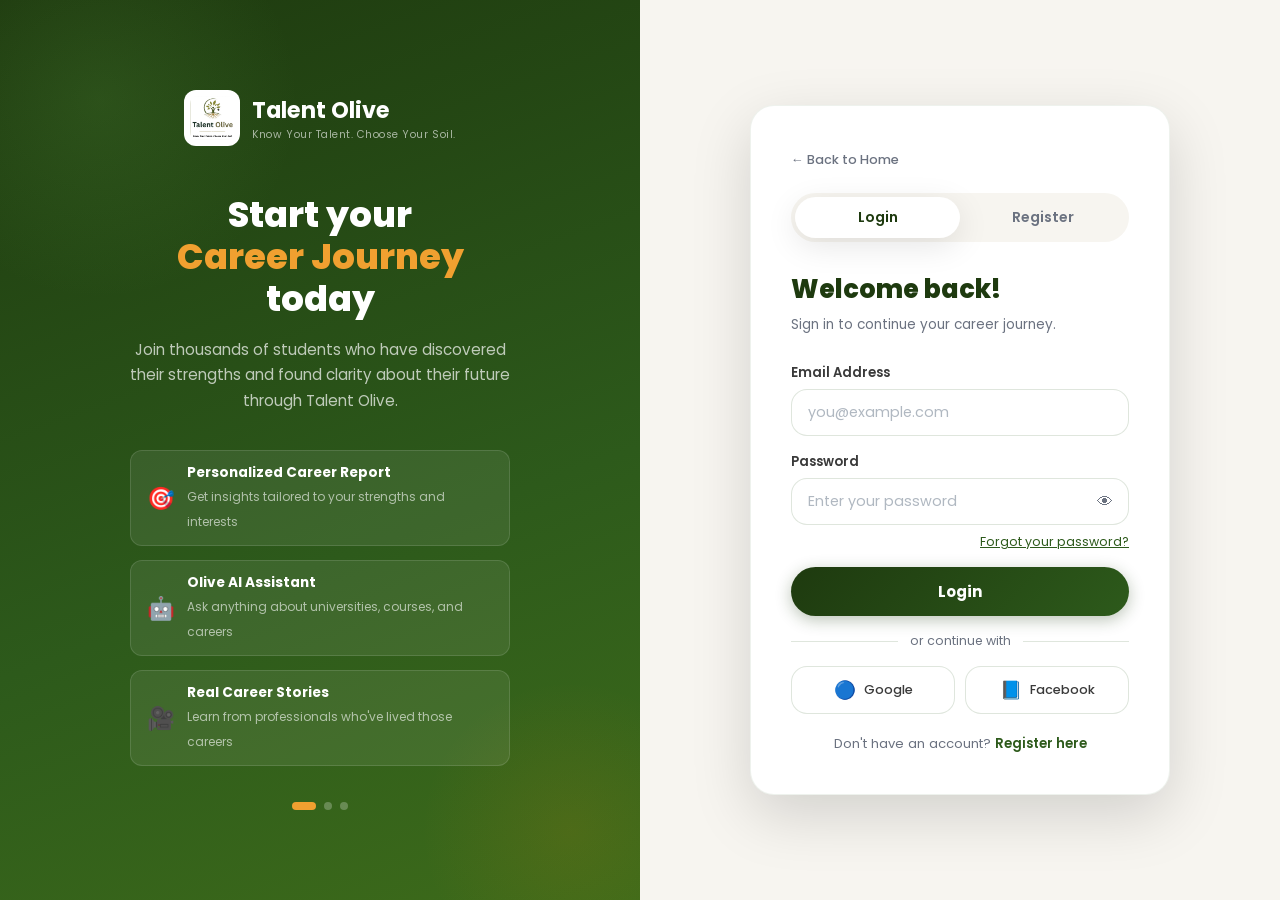
<file: auth.html>
<!DOCTYPE html>
<html lang="en">
<head>
  <meta charset="UTF-8" />
  <meta name="viewport" content="width=device-width, initial-scale=1.0" />
  <title>Login / Register — Talent Olive</title>
  <link rel="preconnect" href="https://fonts.googleapis.com" />
  <link rel="preconnect" href="https://fonts.gstatic.com" crossorigin />
  <link href="https://fonts.googleapis.com/css2?family=Poppins:wght@300;400;500;600;700;800&display=swap" rel="stylesheet" />
  <style>
    :root {
      --olive-dark: #1e3a0f;
      --olive-mid: #2d5a1b;
      --olive-light: #4a7c2f;
      --olive-pale: #6ab04c;
      --amber: #d4820a;
      --amber-light: #f0a030;
      --cream: #f7f5f0;
      --cream-dark: #edeae2;
      --white: #ffffff;
      --text-dark: #1a1a1a;
      --text-mid: #3a3a3a;
      --text-muted: #6b7280;
      --border: rgba(45, 90, 27, 0.15);
      --shadow-md: 0 8px 32px rgba(0,0,0,0.10);
      --shadow-lg: 0 20px 60px rgba(0,0,0,0.15);
      --radius-md: 16px;
      --radius-lg: 24px;
      --radius-full: 9999px;
      --transition: 0.3s cubic-bezier(0.4, 0, 0.2, 1);
    }

    *, *::before, *::after { box-sizing: border-box; margin: 0; padding: 0; }
    html { scroll-behavior: smooth; }
    body {
      font-family: 'Poppins', sans-serif;
      min-height: 100vh;
      display: grid;
      grid-template-columns: 1fr 1fr;
      background: var(--white);
      overflow: hidden;
    }

    /* ===== LEFT PANEL ===== */
    .auth-left {
      background: linear-gradient(160deg, var(--olive-dark) 0%, var(--olive-mid) 60%, #3d6b1a 100%);
      display: flex;
      flex-direction: column;
      align-items: center;
      justify-content: center;
      padding: 48px;
      position: relative;
      overflow: hidden;
    }
    .auth-left::before {
      content: '';
      position: absolute;
      top: -100px; left: -100px;
      width: 400px; height: 400px;
      background: radial-gradient(circle, rgba(106, 176, 76, 0.15), transparent 70%);
      border-radius: 50%;
    }
    .auth-left::after {
      content: '';
      position: absolute;
      bottom: -80px; right: -80px;
      width: 300px; height: 300px;
      background: radial-gradient(circle, rgba(212, 130, 10, 0.12), transparent 70%);
      border-radius: 50%;
    }

    .brand-logo {
      display: flex;
      align-items: center;
      gap: 12px;
      margin-bottom: 48px;
      z-index: 1;
    }
    .brand-logo-icon {
      width: 56px; height: 56px;
      background: rgba(255,255,255,0.12);
      border-radius: 16px;
      display: flex;
      align-items: center;
      justify-content: center;
      font-size: 2rem;
      backdrop-filter: blur(8px);
      border: 1px solid rgba(255,255,255,0.2);
    }
    .brand-name {
      color: var(--white);
      font-size: 1.4rem;
      font-weight: 700;
    }
    .brand-tag {
      color: rgba(255,255,255,0.6);
      font-size: 0.65rem;
      display: block;
      letter-spacing: 0.05em;
    }

    .auth-left-content { text-align: center; z-index: 1; max-width: 380px; }
    .auth-left-content h2 {
      color: var(--white);
      font-size: 2.2rem;
      font-weight: 800;
      line-height: 1.2;
      margin-bottom: 16px;
    }
    .auth-left-content h2 em {
      color: var(--amber-light);
      font-style: normal;
    }
    .auth-left-content p {
      color: rgba(255,255,255,0.7);
      font-size: 0.95rem;
      line-height: 1.7;
      margin-bottom: 36px;
    }

    /* Feature list */
    .auth-features { display: flex; flex-direction: column; gap: 14px; margin-bottom: 36px; }
    .auth-feature {
      display: flex;
      align-items: center;
      gap: 12px;
      background: rgba(255,255,255,0.08);
      border: 1px solid rgba(255,255,255,0.12);
      border-radius: 12px;
      padding: 12px 16px;
      text-align: left;
    }
    .auth-feature-icon { font-size: 1.4rem; flex-shrink: 0; }
    .auth-feature-text strong { color: var(--white); font-size: 0.85rem; display: block; }
    .auth-feature-text span { color: rgba(255,255,255,0.6); font-size: 0.75rem; }

    /* Decorative dots */
    .auth-decorative-dots {
      display: flex;
      gap: 8px;
      justify-content: center;
    }
    .dot-item {
      width: 8px; height: 8px;
      border-radius: 50%;
      background: rgba(255,255,255,0.25);
    }
    .dot-item.active { background: var(--amber-light); width: 24px; border-radius: 4px; }

    /* ===== RIGHT PANEL ===== */
    .auth-right {
      display: flex;
      flex-direction: column;
      align-items: center;
      justify-content: center;
      padding: 48px;
      background: var(--cream);
      overflow-y: auto;
    }

    .auth-card {
      width: 100%;
      max-width: 420px;
      background: var(--white);
      border-radius: var(--radius-lg);
      padding: 40px;
      box-shadow: var(--shadow-lg);
      border: 1px solid rgba(45, 90, 27, 0.08);
    }

    .auth-back {
      display: inline-flex;
      align-items: center;
      gap: 6px;
      color: var(--text-muted);
      font-size: 0.8rem;
      font-weight: 500;
      margin-bottom: 24px;
      cursor: pointer;
      text-decoration: none;
      transition: color 0.2s;
    }
    .auth-back:hover { color: var(--olive-mid); }

    .auth-card-title {
      font-size: 1.6rem;
      font-weight: 800;
      color: var(--olive-dark);
      margin-bottom: 6px;
    }
    .auth-card-subtitle {
      font-size: 0.85rem;
      color: var(--text-muted);
      margin-bottom: 28px;
    }

    /* Tabs */
    .tabs {
      display: flex;
      background: var(--cream);
      border-radius: var(--radius-full);
      padding: 4px;
      margin-bottom: 28px;
    }
    .tab-btn {
      flex: 1;
      padding: 10px;
      background: none;
      border: none;
      border-radius: var(--radius-full);
      font-family: 'Poppins', sans-serif;
      font-size: 0.88rem;
      font-weight: 600;
      color: var(--text-muted);
      cursor: pointer;
      transition: var(--transition);
    }
    .tab-btn.active {
      background: var(--white);
      color: var(--olive-dark);
      box-shadow: var(--shadow-md);
    }

    /* Forms */
    .tab-content { display: none; }
    .tab-content.active { display: block; }

    .form-group { margin-bottom: 16px; }
    .form-group label {
      display: block;
      font-size: 0.82rem;
      font-weight: 600;
      color: var(--text-mid);
      margin-bottom: 6px;
    }
    .form-group input, .form-group select {
      width: 100%;
      padding: 12px 16px;
      border: 1.5px solid var(--border);
      border-radius: var(--radius-md);
      font-family: 'Poppins', sans-serif;
      font-size: 0.9rem;
      color: var(--text-dark);
      background: var(--white);
      outline: none;
      transition: var(--transition);
      appearance: none;
    }
    .form-group input:focus, .form-group select:focus {
      border-color: var(--olive-light);
      box-shadow: 0 0 0 3px rgba(74, 124, 47, 0.1);
    }
    .form-group input::placeholder { color: #b0b8c1; }

    .input-row { display: grid; grid-template-columns: 1fr 1fr; gap: 12px; }

    .password-wrap { position: relative; }
    .password-wrap input { padding-right: 44px; }
    .toggle-password {
      position: absolute;
      right: 12px; top: 50%;
      transform: translateY(-50%);
      background: none;
      border: none;
      cursor: pointer;
      color: var(--text-muted);
      font-size: 1rem;
      padding: 4px;
      line-height: 1;
      transition: color 0.2s;
    }
    .toggle-password:hover { color: var(--olive-mid); }

    .forgot-link {
      display: block;
      text-align: right;
      font-size: 0.78rem;
      color: var(--olive-mid);
      margin-top: -8px;
      margin-bottom: 16px;
      cursor: pointer;
    }
    .forgot-link:hover { text-decoration: underline; }

    .btn-auth {
      width: 100%;
      padding: 13px;
      border-radius: var(--radius-full);
      border: none;
      background: linear-gradient(135deg, var(--olive-dark), var(--olive-mid));
      color: var(--white);
      font-family: 'Poppins', sans-serif;
      font-size: 0.95rem;
      font-weight: 700;
      cursor: pointer;
      transition: var(--transition);
      box-shadow: 0 4px 16px rgba(30, 58, 15, 0.3);
      margin-bottom: 16px;
      display: flex;
      align-items: center;
      justify-content: center;
      gap: 8px;
    }
    .btn-auth:hover {
      background: linear-gradient(135deg, var(--olive-mid), var(--olive-light));
      transform: translateY(-2px);
      box-shadow: 0 8px 24px rgba(30, 58, 15, 0.4);
    }
    .btn-auth:active { transform: scale(0.98); }
    .btn-auth:disabled { opacity: 0.7; cursor: not-allowed; transform: none; }

    .divider {
      display: flex;
      align-items: center;
      gap: 12px;
      color: var(--text-muted);
      font-size: 0.78rem;
      margin-bottom: 16px;
    }
    .divider::before, .divider::after {
      content: '';
      flex: 1;
      height: 1px;
      background: var(--border);
    }

    .social-auth { display: flex; gap: 10px; margin-bottom: 20px; }
    .social-btn {
      flex: 1;
      padding: 10px;
      border: 1.5px solid var(--border);
      border-radius: var(--radius-md);
      background: var(--white);
      cursor: pointer;
      font-family: 'Poppins', sans-serif;
      font-size: 0.8rem;
      font-weight: 500;
      color: var(--text-mid);
      transition: var(--transition);
      display: flex;
      align-items: center;
      justify-content: center;
      gap: 8px;
    }
    .social-btn:hover { border-color: var(--olive-light); background: #f0f7e8; color: var(--olive-dark); }
    .social-icon { font-size: 1.1rem; }

    .auth-switch-text {
      text-align: center;
      font-size: 0.82rem;
      color: var(--text-muted);
    }
    .switch-link {
      color: var(--olive-mid);
      font-weight: 600;
      cursor: pointer;
      border: none;
      background: none;
      font-family: 'Poppins', sans-serif;
      font-size: inherit;
      padding: 0;
    }
    .switch-link:hover { text-decoration: underline; }

    .terms-note {
      font-size: 0.72rem;
      color: var(--text-muted);
      text-align: center;
      line-height: 1.5;
      margin-top: 12px;
    }
    .terms-note a { color: var(--olive-mid); }

    /* User type selector */
    .user-type-grid {
      display: grid;
      grid-template-columns: 1fr 1fr;
      gap: 10px;
      margin-bottom: 16px;
    }
    .user-type-btn {
      padding: 12px;
      border: 2px solid var(--border);
      border-radius: var(--radius-md);
      background: var(--white);
      cursor: pointer;
      text-align: center;
      transition: var(--transition);
    }
    .user-type-btn.selected {
      border-color: var(--olive-mid);
      background: #f0f7e8;
    }
    .user-type-btn .type-icon { font-size: 1.5rem; margin-bottom: 4px; }
    .user-type-btn span {
      font-size: 0.75rem;
      font-weight: 600;
      color: var(--text-mid);
      display: block;
    }

    /* Success state */
    .success-state {
      text-align: center;
      padding: 20px;
      display: none;
    }
    .success-icon {
      width: 64px; height: 64px;
      background: linear-gradient(135deg, #16a34a, #15803d);
      border-radius: 50%;
      display: flex;
      align-items: center;
      justify-content: center;
      font-size: 1.8rem;
      margin: 0 auto 20px;
      animation: popIn 0.5s cubic-bezier(0.175, 0.885, 0.32, 1.275);
    }
    @keyframes popIn {
      from { transform: scale(0); opacity: 0; }
      to { transform: scale(1); opacity: 1; }
    }

    /* Toast notification */
    .toast {
      position: fixed;
      bottom: 32px;
      left: 50%;
      transform: translateX(-50%) translateY(100px);
      background: var(--olive-dark);
      color: var(--white);
      padding: 14px 24px;
      border-radius: var(--radius-full);
      font-size: 0.88rem;
      font-weight: 500;
      box-shadow: var(--shadow-lg);
      z-index: 9999;
      transition: transform 0.4s cubic-bezier(0.175, 0.885, 0.32, 1.275);
      pointer-events: none;
      white-space: nowrap;
    }
    .toast.show { transform: translateX(-50%) translateY(0); }

    /* Responsive */
    @media (max-width: 768px) {
      body { grid-template-columns: 1fr; overflow: auto; }
      .auth-left { display: none; }
      .auth-right { padding: 32px 20px; min-height: 100vh; }
      .input-row { grid-template-columns: 1fr; }
    }
  </style>
</head>
<body>

  <!-- ===== LEFT PANEL ===== -->
  <div class="auth-left">
    <div class="brand-logo">
      <div class="brand-logo-icon" style="background:white;border-radius:12px;padding:4px;display:flex;align-items:center;justify-content:center;">
        <img src="img-logo.jpeg" alt="Talent Olive" style="width:44px;height:44px;object-fit:contain;border-radius:8px;display:block;" />
      </div>
      <div>
        <span class="brand-name">Talent Olive</span>
        <span class="brand-tag">Know Your Talent. Choose Your Soil.</span>
      </div>
    </div>

    <div class="auth-left-content">
      <h2>Start your<br /><em>Career Journey</em><br />today</h2>
      <p>Join thousands of students who have discovered their strengths and found clarity about their future through Talent Olive.</p>

      <div class="auth-features">
        <div class="auth-feature">
          <div class="auth-feature-icon">🎯</div>
          <div class="auth-feature-text">
            <strong>Personalized Career Report</strong>
            <span>Get insights tailored to your strengths and interests</span>
          </div>
        </div>
        <div class="auth-feature">
          <div class="auth-feature-icon">🤖</div>
          <div class="auth-feature-text">
            <strong>Olive AI Assistant</strong>
            <span>Ask anything about universities, courses, and careers</span>
          </div>
        </div>
        <div class="auth-feature">
          <div class="auth-feature-icon">🎥</div>
          <div class="auth-feature-text">
            <strong>Real Career Stories</strong>
            <span>Learn from professionals who've lived those careers</span>
          </div>
        </div>
      </div>

      <div class="auth-decorative-dots">
        <div class="dot-item active"></div>
        <div class="dot-item"></div>
        <div class="dot-item"></div>
      </div>
    </div>
  </div>

  <!-- ===== RIGHT PANEL ===== -->
  <div class="auth-right">
    <div class="auth-card">
      <a href="index.html" class="auth-back">← Back to Home</a>

      <div class="tabs">
        <button class="tab-btn active" data-tab="login">Login</button>
        <button class="tab-btn" data-tab="register">Register</button>
      </div>

      <!-- LOGIN TAB -->
      <div class="tab-content active" id="tab-login">
        <h2 class="auth-card-title">Welcome back!</h2>
        <p class="auth-card-subtitle">Sign in to continue your career journey.</p>

        <form id="login-form" novalidate>
          <div class="form-group">
            <label for="login-email">Email Address</label>
            <input type="email" id="login-email" placeholder="you@example.com" required autocomplete="email" />
          </div>
          <div class="form-group">
            <label for="login-password">Password</label>
            <div class="password-wrap">
              <input type="password" id="login-password" placeholder="Enter your password" required autocomplete="current-password" />
              <button type="button" class="toggle-password" aria-label="Toggle password visibility">👁</button>
            </div>
          </div>
          <a href="#" class="forgot-link">Forgot your password?</a>
          <button type="submit" class="btn-auth" id="login-btn">
            <span class="btn-text">Login</span>
          </button>
        </form>

        <div class="divider">or continue with</div>
        <div class="social-auth">
          <button class="social-btn">
            <span class="social-icon">🔵</span> Google
          </button>
          <button class="social-btn">
            <span class="social-icon">📘</span> Facebook
          </button>
        </div>

        <p class="auth-switch-text">
          Don't have an account?
          <button class="switch-link" data-target="register">Register here</button>
        </p>
      </div>

      <!-- REGISTER TAB -->
      <div class="tab-content" id="tab-register">
        <h2 class="auth-card-title">Create Account</h2>
        <p class="auth-card-subtitle">Join Talent Olive and discover your career path.</p>

        <p style="font-size:0.78rem; font-weight:600; color:var(--text-muted); margin-bottom:10px;">I am a...</p>
        <div class="user-type-grid">
          <button class="user-type-btn selected" data-type="student">
            <div class="type-icon">🎒</div>
            <span>Student</span>
          </button>
          <button class="user-type-btn" data-type="school">
            <div class="type-icon">🏫</div>
            <span>School / Educator</span>
          </button>
        </div>

        <form id="register-form" novalidate>
          <div class="input-row">
            <div class="form-group">
              <label for="reg-first">First Name</label>
              <input type="text" id="reg-first" placeholder="First name" required autocomplete="given-name" />
            </div>
            <div class="form-group">
              <label for="reg-last">Last Name</label>
              <input type="text" id="reg-last" placeholder="Last name" required autocomplete="family-name" />
            </div>
          </div>
          <div class="form-group">
            <label for="reg-email">Email Address</label>
            <input type="email" id="reg-email" placeholder="you@example.com" required autocomplete="email" />
          </div>
          <div class="form-group">
            <label for="reg-phone">Phone Number</label>
            <input type="tel" id="reg-phone" placeholder="+91 98765 43210" autocomplete="tel" />
          </div>
          <div class="form-group">
            <label for="reg-grade">Grade / Class</label>
            <select id="reg-grade">
              <option value="">Select your grade</option>
              <option>Grade 8</option>
              <option>Grade 9</option>
              <option>Grade 10</option>
              <option>Grade 11</option>
              <option>Grade 12</option>
              <option>College / University</option>
            </select>
          </div>
          <div class="form-group">
            <label for="reg-password">Create Password</label>
            <div class="password-wrap">
              <input type="password" id="reg-password" placeholder="Min. 8 characters" required autocomplete="new-password" />
              <button type="button" class="toggle-password" aria-label="Toggle password visibility">👁</button>
            </div>
          </div>

          <button type="submit" class="btn-auth" id="register-btn">
            <span class="btn-text">Create Account</span>
          </button>
        </form>

        <p class="terms-note">
          By creating an account, you agree to our
          <a href="#">Terms of Service</a> and <a href="#">Privacy Policy</a>.
        </p>

        <p class="auth-switch-text" style="margin-top:16px;">
          Already have an account?
          <button class="switch-link" data-target="login">Login here</button>
        </p>
      </div>
    </div>
  </div>

  <!-- Toast -->
  <div class="toast" id="toast"></div>

  <script>
    /* ===== TAB SWITCHING ===== */
    const tabBtns = document.querySelectorAll('.tab-btn');
    const tabContents = document.querySelectorAll('.tab-content');

    function switchToTab(name) {
      tabBtns.forEach(b => b.classList.toggle('active', b.dataset.tab === name));
      tabContents.forEach(c => c.classList.toggle('active', c.id === `tab-${name}`));
    }

    tabBtns.forEach(btn => btn.addEventListener('click', () => switchToTab(btn.dataset.tab)));
    document.querySelectorAll('.switch-link').forEach(link => {
      link.addEventListener('click', () => switchToTab(link.dataset.target));
    });

    /* ===== USER TYPE SELECTOR ===== */
    document.querySelectorAll('.user-type-btn').forEach(btn => {
      btn.addEventListener('click', () => {
        document.querySelectorAll('.user-type-btn').forEach(b => b.classList.remove('selected'));
        btn.classList.add('selected');
        const gradeGroup = document.querySelector('[for="reg-grade"]').closest('.form-group');
        if (btn.dataset.type === 'school') {
          gradeGroup.querySelector('label').textContent = 'Institution / School Name';
          gradeGroup.querySelector('select').outerHTML = `<input type="text" id="reg-grade" placeholder="Enter school / institution name" />`;
        } else {
          gradeGroup.querySelector('label').textContent = 'Grade / Class';
        }
      });
    });

    /* ===== PASSWORD TOGGLE ===== */
    document.querySelectorAll('.toggle-password').forEach(btn => {
      btn.addEventListener('click', () => {
        const input = btn.previousElementSibling;
        if (input.type === 'password') {
          input.type = 'text';
          btn.textContent = '🙈';
        } else {
          input.type = 'password';
          btn.textContent = '👁';
        }
      });
    });

    /* ===== TOAST ===== */
    function showToast(msg) {
      const toast = document.getElementById('toast');
      toast.textContent = msg;
      toast.classList.add('show');
      setTimeout(() => toast.classList.remove('show'), 3000);
    }

    /* ===== LOGIN FORM ===== */
    document.getElementById('login-form').addEventListener('submit', (e) => {
      e.preventDefault();
      const email = document.getElementById('login-email').value.trim();
      const password = document.getElementById('login-password').value;

      if (!email || !password) {
        showToast('Please fill in all fields.');
        return;
      }

      const btn = document.getElementById('login-btn');
      btn.disabled = true;
      btn.querySelector('.btn-text').textContent = 'Signing in...';

      setTimeout(() => {
        btn.querySelector('.btn-text').textContent = '✓ Welcome back!';
        btn.style.background = 'linear-gradient(135deg, #16a34a, #15803d)';
        showToast('Login successful! Redirecting...');
        setTimeout(() => {
          window.location.href = 'index.html';
        }, 1500);
      }, 1500);
    });

    /* ===== REGISTER FORM ===== */
    document.getElementById('register-form').addEventListener('submit', (e) => {
      e.preventDefault();
      const first = document.getElementById('reg-first').value.trim();
      const email = document.getElementById('reg-email').value.trim();
      const password = document.getElementById('reg-password').value;

      if (!first || !email || !password) {
        showToast('Please fill in all required fields.');
        return;
      }
      if (password.length < 8) {
        showToast('Password must be at least 8 characters.');
        return;
      }

      const btn = document.getElementById('register-btn');
      btn.disabled = true;
      btn.querySelector('.btn-text').textContent = 'Creating account...';

      setTimeout(() => {
        btn.querySelector('.btn-text').textContent = '✓ Account Created!';
        btn.style.background = 'linear-gradient(135deg, #16a34a, #15803d)';
        showToast('Account created successfully!');
        setTimeout(() => {
          window.location.href = 'index.html';
        }, 1500);
      }, 1800);
    });

    /* ===== ANIMATED DOT ===== */
    let dotIdx = 0;
    const dots = document.querySelectorAll('.dot-item');
    if (dots.length) {
      setInterval(() => {
        dots.forEach(d => d.classList.remove('active'));
        dotIdx = (dotIdx + 1) % dots.length;
        dots[dotIdx].classList.add('active');
      }, 2500);
    }
  </script>
</body>
</html>
</file>
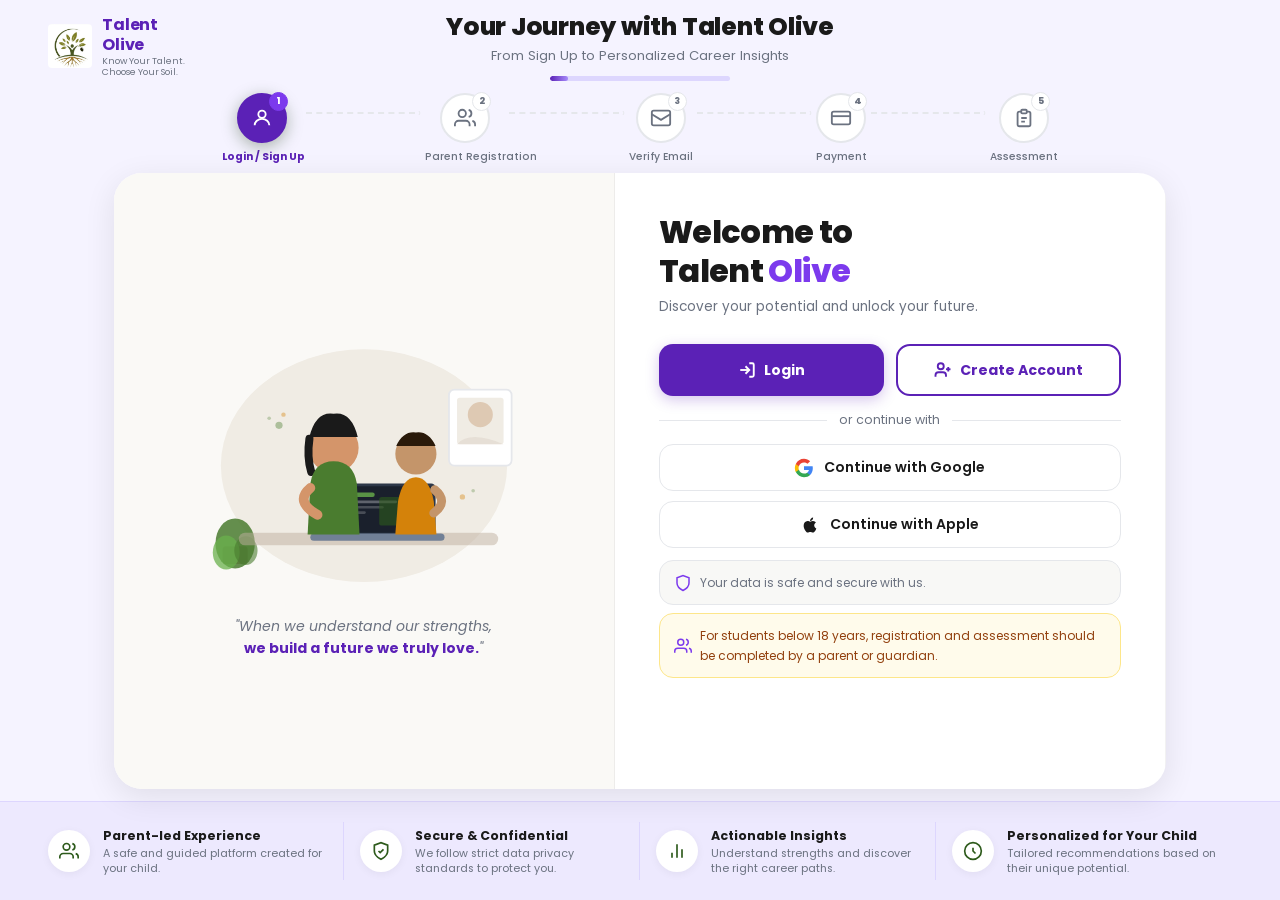
<file: step1-login.html>
<!DOCTYPE html>
<html lang="en">
<head>
  <meta charset="UTF-8"/>
  <meta name="viewport" content="width=device-width, initial-scale=1.0"/>
  <title>Login / Sign Up — Talent Olive</title>
  <link rel="stylesheet" href="flow.css"/>
  <style>
    /* ===== STEP 1 SPECIFIC ===== */
    .welcome-title { font-size: clamp(1.5rem,3vw,2rem); }
    .welcome-title em { color: var(--olive-mid); font-style: normal; }
    .auth-mode-btns { display: grid; grid-template-columns: 1fr 1fr; gap: 12px; margin-bottom: 0; }
    .auth-mode-btns .btn { border-radius: var(--radius-md); padding: 13px 16px; font-size: 0.88rem; }

    /* Login form (hidden by default) */
    .login-form-wrap {
      max-height: 0;
      overflow: hidden;
      transition: max-height 0.5s cubic-bezier(0.4,0,0.2,1), opacity 0.3s;
      opacity: 0;
    }
    .login-form-wrap.open { max-height: 600px; opacity: 1; }

    .data-note {
      display: flex;
      align-items: center;
      gap: 8px;
      background: #f8f8f6;
      border: 1px solid var(--border);
      border-radius: var(--radius-md);
      padding: 12px 14px;
      font-size: 0.75rem;
      color: var(--text-muted);
      margin-top: 12px;
    }
    .data-note svg { width: 18px; height: 18px; color: var(--olive-mid); flex-shrink: 0; }
    .parent-note {
      background: #fffbeb;
      border-color: #fde68a;
      color: #92400e;
    }

    /* Illustration left panel */
    .illus-quote {
      text-align: center;
      font-size: 0.88rem;
      color: var(--text-muted);
      font-style: italic;
      line-height: 1.6;
      margin-top: 12px;
    }
    .illus-quote strong { color: var(--olive-dark); font-style: normal; }

    /* Right panel of Step 1 shows the FORM, left shows illustration */
    .step1-card { grid-template-columns: 1fr 1.1fr; }
    .step1-left { background: #faf9f6; display: flex; flex-direction: column; align-items: center; justify-content: center; gap: 0; border-right: 1px solid rgba(0,0,0,0.05); padding: 32px 28px; }
    .step1-right { padding: 40px 44px; display: flex; flex-direction: column; }
  </style>
</head>
<body>

  <!-- HEADER -->
  <header class="flow-header">
    <a href="index.html" class="flow-logo-link">
      <div class="flow-logo-icon"></div>
      <div class="flow-logo-text">
        <span class="flow-logo-name">Talent Olive</span>
        <span class="flow-logo-tagline">Know Your Talent. Choose Your Soil.</span>
      </div>
    </a>
    <div class="flow-title-block">
      <h1>Your Journey with Talent Olive</h1>
      <p>From Sign Up to Personalized Career Insights</p>
      <div class="flow-progress-track">
        <div class="flow-progress-fill" style="width:10%"></div>
      </div>
    </div>
    <div></div>
  </header>

  <!-- STEP TRACKER -->
  <div class="step-tracker">
    <!-- Step 1 -->
    <div class="step-item active">
      <div class="step-circle">
        <svg viewBox="0 0 24 24" fill="none" stroke="currentColor" stroke-width="2"><circle cx="12" cy="8" r="4"/><path d="M4 20c0-4 3.6-7 8-7s8 3 8 7"/></svg>
        <span class="step-badge">1</span>
      </div>
      <span class="step-label">Login / Sign Up</span>
    </div>
    <div class="step-connector"><div class="step-connector-inner"><div class="step-connector-line"></div><span class="step-connector-arrow">›</span></div></div>
    <!-- Step 2 -->
    <div class="step-item inactive">
      <div class="step-circle">
        <svg viewBox="0 0 24 24" fill="none" stroke="currentColor" stroke-width="2"><path d="M17 21v-2a4 4 0 00-4-4H5a4 4 0 00-4 4v2"/><circle cx="9" cy="7" r="4"/><path d="M23 21v-2a4 4 0 00-3-3.87"/><path d="M16 3.13a4 4 0 010 7.75"/></svg>
        <span class="step-badge">2</span>
      </div>
      <span class="step-label">Parent Registration</span>
    </div>
    <div class="step-connector"><div class="step-connector-inner"><div class="step-connector-line"></div><span class="step-connector-arrow">›</span></div></div>
    <!-- Step 3 -->
    <div class="step-item inactive">
      <div class="step-circle">
        <svg viewBox="0 0 24 24" fill="none" stroke="currentColor" stroke-width="2"><rect x="2" y="4" width="20" height="16" rx="2"/><path d="M2 8l10 6 10-6"/></svg>
        <span class="step-badge">3</span>
      </div>
      <span class="step-label">Verify Email</span>
    </div>
    <div class="step-connector"><div class="step-connector-inner"><div class="step-connector-line"></div><span class="step-connector-arrow">›</span></div></div>
    <!-- Step 4 -->
    <div class="step-item inactive">
      <div class="step-circle">
        <svg viewBox="0 0 24 24" fill="none" stroke="currentColor" stroke-width="2"><rect x="2" y="5" width="20" height="14" rx="2"/><path d="M2 10h20"/></svg>
        <span class="step-badge">4</span>
      </div>
      <span class="step-label">Payment</span>
    </div>
    <div class="step-connector"><div class="step-connector-inner"><div class="step-connector-line"></div><span class="step-connector-arrow">›</span></div></div>
    <!-- Step 5 -->
    <div class="step-item inactive">
      <div class="step-circle">
        <svg viewBox="0 0 24 24" fill="none" stroke="currentColor" stroke-width="2"><path d="M9 5H7a2 2 0 00-2 2v12a2 2 0 002 2h10a2 2 0 002-2V7a2 2 0 00-2-2h-2"/><rect x="9" y="3" width="6" height="4" rx="1"/><path d="M9 12h6M9 16h4"/></svg>
        <span class="step-badge">5</span>
      </div>
      <span class="step-label">Assessment</span>
    </div>
  </div>

  <!-- MAIN CARD -->
  <main class="flow-main">
    <div class="flow-card step1-card">

      <!-- LEFT — Illustration -->
      <div class="card-left step1-left">
        <div class="illustration-wrap" style="width:100%; background:transparent;">
          <svg viewBox="0 0 380 300" fill="none" xmlns="http://www.w3.org/2000/svg" style="max-width:340px;">
            <!-- Soft background blob -->
            <ellipse cx="190" cy="165" rx="160" ry="130" fill="#f0ece4"/>
            <!-- Plant pot left -->
            <rect x="32" y="255" width="28" height="20" rx="4" fill="#8B6355" opacity="0.7"/>
            <ellipse cx="46" cy="252" rx="22" ry="28" fill="#4a7c2f" opacity="0.85"/>
            <ellipse cx="36" cy="262" rx="15" ry="19" fill="#6ab04c" opacity="0.75"/>
            <ellipse cx="58" cy="260" rx="13" ry="16" fill="#4a7c2f" opacity="0.6"/>
            <!-- Picture frame background -->
            <rect x="285" y="80" width="70" height="85" rx="6" fill="white" stroke="#e5e7eb" stroke-width="2"/>
            <rect x="294" y="89" width="52" height="52" rx="3" fill="#f0ece4"/>
            <circle cx="320" cy="108" r="14" fill="#c4956a" opacity="0.4"/>
            <path d="M294 141 Q308 125 346 141" fill="#e0d8ce" opacity="0.6"/>
            <!-- Table surface -->
            <rect x="50" y="240" width="290" height="14" rx="7" fill="#c0b0a0" opacity="0.5"/>
            <!-- Laptop -->
            <rect x="140" y="185" width="130" height="58" rx="5" fill="#2d3748"/>
            <rect x="144" y="188" width="122" height="52" rx="3" fill="#1a202c"/>
            <!-- Screen content (Talent Olive UI) -->
            <rect x="152" y="195" width="50" height="5" rx="2.5" fill="#6ab04c" opacity="0.8"/>
            <rect x="152" y="204" width="75" height="3" rx="1.5" fill="white" opacity="0.3"/>
            <rect x="152" y="210" width="60" height="3" rx="1.5" fill="white" opacity="0.2"/>
            <rect x="152" y="216" width="40" height="3" rx="1.5" fill="white" opacity="0.2"/>
            <rect x="207" y="200" width="50" height="32" rx="3" fill="#2d5a1b" opacity="0.6"/>
            <!-- Laptop base -->
            <rect x="130" y="241" width="150" height="8" rx="4" fill="#718096"/>
            <!-- Mother figure -->
            <circle cx="156" cy="145" r="28" fill="#d4956a"/>
            <path d="M129 133 Q136 104 156 107 Q176 104 183 133" fill="#1a1a1a"/>
            <path d="M129 135 Q126 155 131 172" stroke="#1a1a1a" stroke-width="9" stroke-linecap="round" fill="none"/>
            <path d="M130 185 Q134 160 156 160 Q178 160 182 185 L185 242 L127 242Z" fill="#4a7c2f"/>
            <path d="M130 190 Q112 205 138 220" stroke="#d4956a" stroke-width="11" stroke-linecap="round" fill="none"/>
            <!-- Child figure -->
            <circle cx="248" cy="152" r="23" fill="#c4956a"/>
            <path d="M226 143 Q234 126 248 128 Q262 126 270 143" fill="#2a1a0a"/>
            <path d="M228 205 Q233 178 248 178 Q263 178 268 205 L271 242 L225 242Z" fill="#d4820a"/>
            <path d="M269 192 Q285 205 268 218" stroke="#c4956a" stroke-width="10" stroke-linecap="round" fill="none"/>
            <!-- Sparkle dots -->
            <circle cx="95" cy="120" r="4" fill="#4a7c2f" opacity="0.4"/>
            <circle cx="100" cy="108" r="2.5" fill="#d4820a" opacity="0.4"/>
            <circle cx="84" cy="112" r="2" fill="#4a7c2f" opacity="0.3"/>
            <circle cx="300" cy="200" r="3" fill="#d4820a" opacity="0.4"/>
            <circle cx="312" cy="193" r="2" fill="#4a7c2f" opacity="0.3"/>
          </svg>
        </div>
        <p class="illus-quote">
          "When we understand our strengths,<br/>
          <strong>we build a future we truly love.</strong>"
        </p>
      </div>

      <!-- RIGHT — Auth form -->
      <div class="card-left step1-right">
        <div style="margin-bottom:6px;">
          <h2 class="card-title welcome-title">Welcome to<br/>Talent <em>Olive</em></h2>
          <p class="card-subtitle">Discover your potential and unlock your future.</p>
        </div>

        <!-- Mode selector -->
        <div class="auth-mode-btns" id="mode-btns">
          <button class="btn btn-dark" onclick="showLogin()">
            <svg viewBox="0 0 24 24" fill="none" stroke="currentColor" stroke-width="2.5" width="18" height="18"><path d="M15 3h4a2 2 0 012 2v14a2 2 0 01-2 2h-4"/><polyline points="10 17 15 12 10 7"/><line x1="15" y1="12" x2="3" y2="12"/></svg>
            Login
          </button>
          <a href="step2-register.html" class="btn btn-outline">
            <svg viewBox="0 0 24 24" fill="none" stroke="currentColor" stroke-width="2.5" width="18" height="18"><path d="M16 21v-2a4 4 0 00-4-4H6a4 4 0 00-4 4v2"/><circle cx="9" cy="7" r="4"/><line x1="19" y1="8" x2="19" y2="14"/><line x1="22" y1="11" x2="16" y2="11"/></svg>
            Create Account
          </a>
        </div>

        <!-- Login form (slides open) -->
        <div class="login-form-wrap" id="login-form-wrap">
          <form id="login-form" style="margin-top:16px;">
            <div class="input-wrap">
              <span class="input-icon"><svg viewBox="0 0 24 24" fill="none" stroke="currentColor" stroke-width="2"><rect x="2" y="4" width="20" height="16" rx="2"/><path d="M2 8l10 6 10-6"/></svg></span>
              <input type="email" id="login-email" placeholder="Email Address" required autocomplete="email"/>
            </div>
            <div class="input-wrap">
              <span class="input-icon"><svg viewBox="0 0 24 24" fill="none" stroke="currentColor" stroke-width="2"><rect x="3" y="11" width="18" height="11" rx="2"/><path d="M7 11V7a5 5 0 0110 0v4"/></svg></span>
              <input type="password" id="login-pw" placeholder="Password" required autocomplete="current-password"/>
              <button type="button" class="toggle-pw" onclick="togglePw('login-pw', this)"><svg viewBox="0 0 24 24" fill="none" stroke="currentColor" stroke-width="2"><path d="M1 12s4-8 11-8 11 8 11 8-4 8-11 8-11-8-11-8z"/><circle cx="12" cy="12" r="3"/></svg></button>
            </div>
            <div style="text-align:right; margin-bottom:4px;">
              <a href="#" style="font-size:0.76rem; color:var(--olive-mid); font-weight:600;">Forgot Password?</a>
            </div>
            <button type="submit" class="btn btn-dark btn-full btn-lg" id="login-btn" style="margin-top:10px;">
              <span class="btn-label">Login to My Account</span>
            </button>
            <button type="button" class="btn btn-outline btn-full" style="margin-top:8px; font-size:0.82rem;" onclick="hideLogin()">← Back</button>
          </form>
        </div>

        <!-- Social auth (visible when login form hidden) -->
        <div id="social-section">
          <div class="divider">or continue with</div>
          <div style="display:flex; flex-direction:column; gap:10px;">
            <button class="btn-social" onclick="socialLogin('google')">
              <svg viewBox="0 0 24 24" width="20" height="20"><path d="M22.56 12.25c0-.78-.07-1.53-.2-2.25H12v4.26h5.92c-.26 1.37-1.04 2.53-2.21 3.31v2.77h3.57c2.08-1.92 3.28-4.74 3.28-8.09z" fill="#4285F4"/><path d="M12 23c2.97 0 5.46-.98 7.28-2.66l-3.57-2.77c-.98.66-2.23 1.06-3.71 1.06-2.86 0-5.29-1.93-6.16-4.53H2.18v2.84C3.99 20.53 7.7 23 12 23z" fill="#34A853"/><path d="M5.84 14.09c-.22-.66-.35-1.36-.35-2.09s.13-1.43.35-2.09V7.07H2.18C1.43 8.55 1 10.22 1 12s.43 3.45 1.18 4.93l2.85-2.22.81-.62z" fill="#FBBC05"/><path d="M12 5.38c1.62 0 3.06.56 4.21 1.64l3.15-3.15C17.45 2.09 14.97 1 12 1 7.7 1 3.99 3.47 2.18 7.07l3.66 2.84c.87-2.6 3.3-4.53 6.16-4.53z" fill="#EA4335"/></svg>
              Continue with Google
            </button>
            <button class="btn-social" onclick="socialLogin('apple')">
              <svg viewBox="0 0 24 24" width="20" height="20" fill="currentColor"><path d="M17.05 20.28c-.98.95-2.05.8-3.08.35-1.09-.46-2.09-.48-3.24 0-1.44.62-2.2.44-3.06-.35C2.79 15.25 3.51 7.7 9.05 7.31c1.35.07 2.29.74 3.08.8 1.18-.24 2.31-.93 3.57-.84 1.51.12 2.65.72 3.4 1.8-3.12 1.87-2.38 5.98.48 7.13-.57 1.59-1.31 3.16-2.54 4.09zM12.03 7.25c-.15-2.23 1.66-4.07 3.74-4.25.29 2.58-2.34 4.5-3.74 4.25z"/></svg>
              Continue with Apple
            </button>
          </div>
        </div>

        <!-- Notes -->
        <div class="data-note" style="margin-top:12px;">
          <svg viewBox="0 0 24 24" fill="none" stroke="currentColor" stroke-width="2"><path d="M12 22s8-4 8-10V5l-8-3-8 3v7c0 6 8 10 8 10z"/></svg>
          Your data is safe and secure with us.
        </div>
        <div class="data-note parent-note" style="margin-top:8px;">
          <svg viewBox="0 0 24 24" fill="none" stroke="currentColor" stroke-width="2"><path d="M17 21v-2a4 4 0 00-4-4H5a4 4 0 00-4 4v2"/><circle cx="9" cy="7" r="4"/><path d="M23 21v-2a4 4 0 00-3-3.87"/><path d="M16 3.13a4 4 0 010 7.75"/></svg>
          For students below 18 years, registration and assessment should be completed by a parent or guardian.
        </div>
      </div>
    </div>
  </main>

  <!-- TRUST BAR -->
  <div class="trust-bar">
    <div class="trust-item">
      <div class="trust-icon"><svg viewBox="0 0 24 24" fill="none" stroke="#2d5a1b" stroke-width="2"><path d="M17 21v-2a4 4 0 00-4-4H5a4 4 0 00-4 4v2"/><circle cx="9" cy="7" r="4"/><path d="M23 21v-2a4 4 0 00-3-3.87"/><path d="M16 3.13a4 4 0 010 7.75"/></svg></div>
      <div class="trust-text"><strong>Parent-led Experience</strong><span>A safe and guided platform created for your child.</span></div>
    </div>
    <div class="trust-item">
      <div class="trust-icon"><svg viewBox="0 0 24 24" fill="none" stroke="#2d5a1b" stroke-width="2"><path d="M12 22s8-4 8-10V5l-8-3-8 3v7c0 6 8 10 8 10z"/><path d="M9 12l2 2 4-4"/></svg></div>
      <div class="trust-text"><strong>Secure & Confidential</strong><span>We follow strict data privacy standards to protect you.</span></div>
    </div>
    <div class="trust-item">
      <div class="trust-icon"><svg viewBox="0 0 24 24" fill="none" stroke="#2d5a1b" stroke-width="2"><line x1="18" y1="20" x2="18" y2="10"/><line x1="12" y1="20" x2="12" y2="4"/><line x1="6" y1="20" x2="6" y2="14"/></svg></div>
      <div class="trust-text"><strong>Actionable Insights</strong><span>Understand strengths and discover the right career paths.</span></div>
    </div>
    <div class="trust-item">
      <div class="trust-icon"><svg viewBox="0 0 24 24" fill="none" stroke="#2d5a1b" stroke-width="2"><path d="M12 2a10 10 0 100 20A10 10 0 0012 2z"/><path d="M12 8v4l3 3"/></svg></div>
      <div class="trust-text"><strong>Personalized for Your Child</strong><span>Tailored recommendations based on their unique potential.</span></div>
    </div>
  </div>

  <script>
    function showLogin() {
      document.getElementById('login-form-wrap').classList.add('open');
      document.getElementById('social-section').style.display = 'none';
      document.getElementById('mode-btns').style.opacity = '0.4';
      document.getElementById('mode-btns').style.pointerEvents = 'none';
    }
    function hideLogin() {
      document.getElementById('login-form-wrap').classList.remove('open');
      document.getElementById('social-section').style.display = 'block';
      document.getElementById('mode-btns').style.opacity = '1';
      document.getElementById('mode-btns').style.pointerEvents = 'auto';
    }
    function togglePw(id, btn) {
      const inp = document.getElementById(id);
      const showing = inp.type === 'text';
      inp.type = showing ? 'password' : 'text';
      btn.querySelector('svg').style.opacity = showing ? '1' : '0.5';
    }
    function socialLogin(provider) {
      const btn = event.currentTarget;
      btn.textContent = 'Redirecting...';
      btn.disabled = true;
      // Existing users via social → skip to assessment
      setTimeout(() => { window.location.href = 'step5-assessment.html'; }, 1200);
    }

    document.getElementById('login-form').addEventListener('submit', function(e) {
      e.preventDefault();
      const btn = document.getElementById('login-btn');
      btn.querySelector('.btn-label').textContent = 'Signing in...';
      btn.disabled = true;
      // Simulate login — existing user → skip straight to assessment
      setTimeout(() => {
        btn.querySelector('.btn-label').textContent = '✓ Welcome back!';
        btn.style.background = 'linear-gradient(135deg, #16a34a, #15803d)';
        setTimeout(() => { window.location.href = 'step5-assessment.html'; }, 900);
      }, 1500);
    });
  </script>
</body>
</html>
</file>
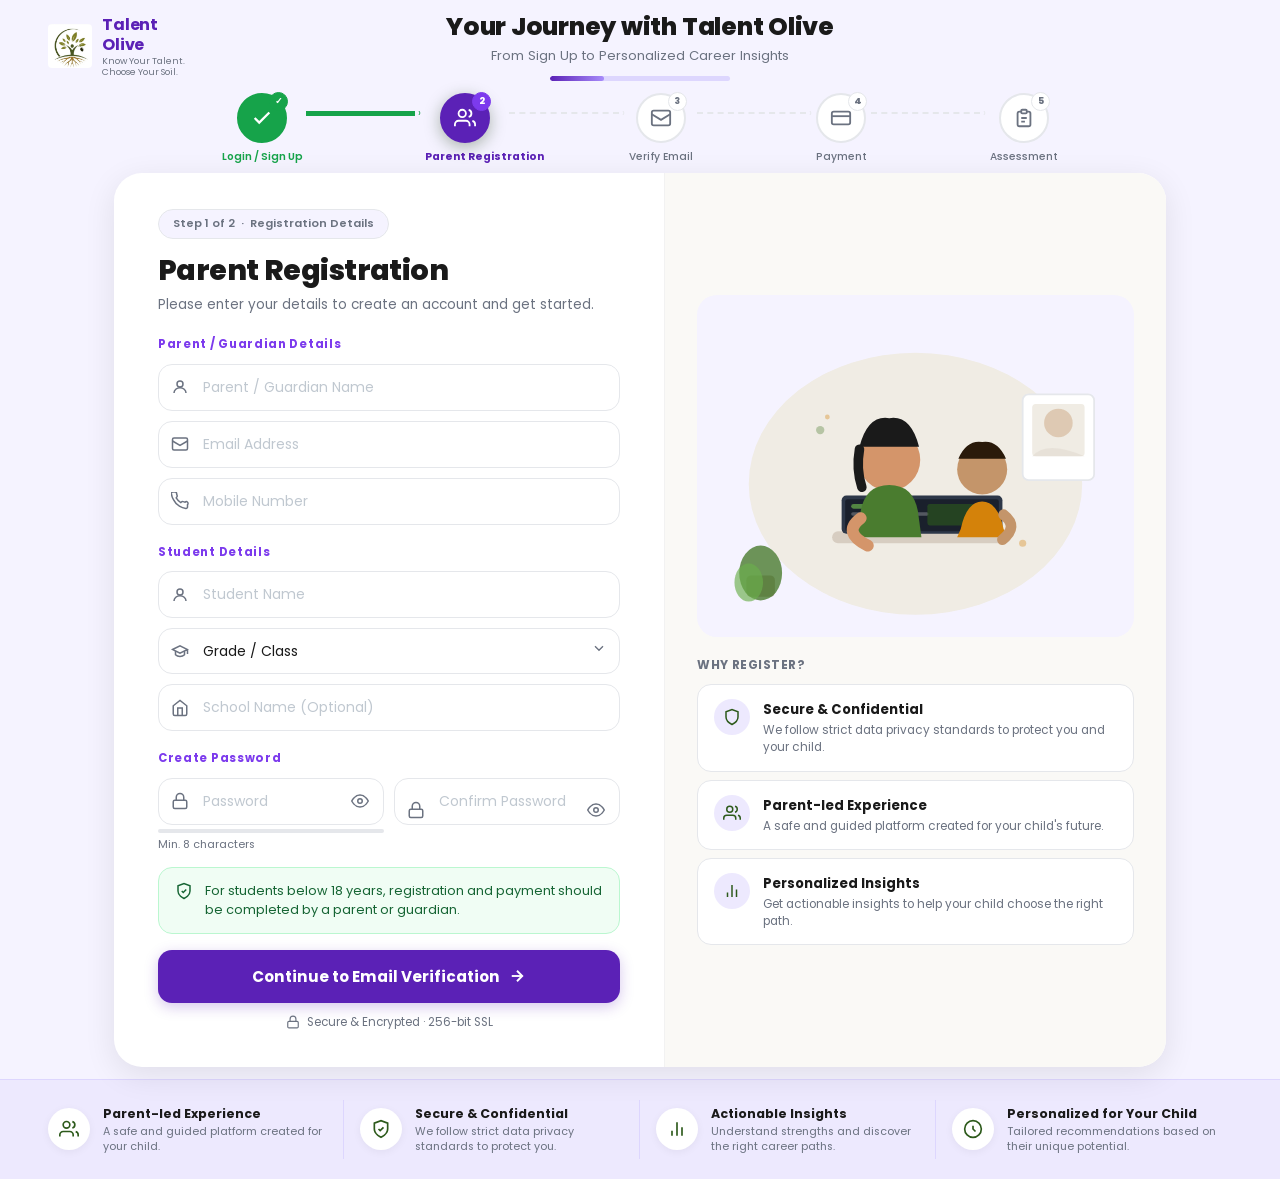
<file: step2-register.html>
<!DOCTYPE html>
<html lang="en">
<head>
  <meta charset="UTF-8"/>
  <meta name="viewport" content="width=device-width, initial-scale=1.0"/>
  <title>Register — Talent Olive</title>
  <link rel="stylesheet" href="flow.css"/>
  <style>
    .two-col { display: grid; grid-template-columns: 1fr 1fr; gap: 10px; }
    .pw-strength { height: 4px; border-radius: 2px; background: var(--border); margin-top: 4px; overflow: hidden; }
    .pw-strength-fill { height: 100%; border-radius: 2px; transition: width 0.3s, background 0.3s; width: 0%; }
    .pw-hint { font-size: 0.68rem; color: var(--text-muted); margin-top: 3px; }
  </style>
</head>
<body>

  <!-- HEADER -->
  <header class="flow-header">
    <a href="index.html" class="flow-logo-link">
      <div class="flow-logo-icon"></div>
      <div class="flow-logo-text">
        <span class="flow-logo-name">Talent Olive</span>
        <span class="flow-logo-tagline">Know Your Talent. Choose Your Soil.</span>
      </div>
    </a>
    <div class="flow-title-block">
      <h1>Your Journey with Talent Olive</h1>
      <p>From Sign Up to Personalized Career Insights</p>
      <div class="flow-progress-track"><div class="flow-progress-fill" style="width:30%"></div></div>
    </div>
    <div></div>
  </header>

  <!-- STEP TRACKER -->
  <div class="step-tracker">
    <div class="step-item completed">
      <div class="step-circle"><svg viewBox="0 0 24 24" fill="none" stroke="currentColor" stroke-width="2.5"><polyline points="20 6 9 17 4 12"/></svg><span class="step-badge">✓</span></div>
      <span class="step-label">Login / Sign Up</span>
    </div>
    <div class="step-connector done"><div class="step-connector-inner"><div class="step-connector-line"></div><span class="step-connector-arrow">›</span></div></div>
    <div class="step-item active">
      <div class="step-circle"><svg viewBox="0 0 24 24" fill="none" stroke="currentColor" stroke-width="2"><path d="M17 21v-2a4 4 0 00-4-4H5a4 4 0 00-4 4v2"/><circle cx="9" cy="7" r="4"/><path d="M23 21v-2a4 4 0 00-3-3.87"/><path d="M16 3.13a4 4 0 010 7.75"/></svg><span class="step-badge">2</span></div>
      <span class="step-label">Parent Registration</span>
    </div>
    <div class="step-connector"><div class="step-connector-inner"><div class="step-connector-line"></div><span class="step-connector-arrow">›</span></div></div>
    <div class="step-item inactive">
      <div class="step-circle"><svg viewBox="0 0 24 24" fill="none" stroke="currentColor" stroke-width="2"><rect x="2" y="4" width="20" height="16" rx="2"/><path d="M2 8l10 6 10-6"/></svg><span class="step-badge">3</span></div>
      <span class="step-label">Verify Email</span>
    </div>
    <div class="step-connector"><div class="step-connector-inner"><div class="step-connector-line"></div><span class="step-connector-arrow">›</span></div></div>
    <div class="step-item inactive">
      <div class="step-circle"><svg viewBox="0 0 24 24" fill="none" stroke="currentColor" stroke-width="2"><rect x="2" y="5" width="20" height="14" rx="2"/><path d="M2 10h20"/></svg><span class="step-badge">4</span></div>
      <span class="step-label">Payment</span>
    </div>
    <div class="step-connector"><div class="step-connector-inner"><div class="step-connector-line"></div><span class="step-connector-arrow">›</span></div></div>
    <div class="step-item inactive">
      <div class="step-circle"><svg viewBox="0 0 24 24" fill="none" stroke="currentColor" stroke-width="2"><path d="M9 5H7a2 2 0 00-2 2v12a2 2 0 002 2h10a2 2 0 002-2V7a2 2 0 00-2-2h-2"/><rect x="9" y="3" width="6" height="4" rx="1"/><path d="M9 12h6M9 16h4"/></svg><span class="step-badge">5</span></div>
      <span class="step-label">Assessment</span>
    </div>
  </div>

  <!-- MAIN CARD -->
  <main class="flow-main">
    <div class="flow-card">
      <!-- LEFT — Form -->
      <div class="card-left">
        <span class="sub-step-tag">Step 1 of 2 &nbsp;·&nbsp; Registration Details</span>
        <h2 class="card-title">Parent Registration</h2>
        <p class="card-subtitle">Please enter your details to create an account and get started.</p>

        <form id="reg-form" novalidate>
          <p class="form-section-label">Parent / Guardian Details</p>
          <div class="input-wrap">
            <span class="input-icon"><svg viewBox="0 0 24 24" fill="none" stroke="currentColor" stroke-width="2"><circle cx="12" cy="8" r="4"/><path d="M4 20c0-4 3.6-7 8-7s8 3 8 7"/></svg></span>
            <input type="text" id="parent-name" placeholder="Parent / Guardian Name" required autocomplete="name"/>
          </div>
          <div class="input-wrap">
            <span class="input-icon"><svg viewBox="0 0 24 24" fill="none" stroke="currentColor" stroke-width="2"><rect x="2" y="4" width="20" height="16" rx="2"/><path d="M2 8l10 6 10-6"/></svg></span>
            <input type="email" id="parent-email" placeholder="Email Address" required autocomplete="email"/>
          </div>
          <div class="input-wrap">
            <span class="input-icon"><svg viewBox="0 0 24 24" fill="none" stroke="currentColor" stroke-width="2"><path d="M22 16.92v3a2 2 0 01-2.18 2 19.79 19.79 0 01-8.63-3.07A19.5 19.5 0 013.5 10.5 19.79 19.79 0 01.46 2.18 2 2 0 012.46 0h3a2 2 0 012 1.72c.127.96.361 1.903.7 2.81a2 2 0 01-.45 2.11L6.91 7.91a16 16 0 006.17 6.17l.79-.79a2 2 0 012.11-.45c.907.339 1.85.573 2.81.7A2 2 0 0122 16.92z"/></svg></span>
            <input type="tel" id="parent-phone" placeholder="Mobile Number" autocomplete="tel"/>
          </div>

          <p class="form-section-label">Student Details</p>
          <div class="input-wrap">
            <span class="input-icon"><svg viewBox="0 0 24 24" fill="none" stroke="currentColor" stroke-width="2"><circle cx="12" cy="8" r="4"/><path d="M4 20c0-4 3.6-7 8-7s8 3 8 7"/></svg></span>
            <input type="text" id="student-name" placeholder="Student Name" required/>
          </div>
          <div class="input-wrap">
            <span class="input-icon"><svg viewBox="0 0 24 24" fill="none" stroke="currentColor" stroke-width="2"><path d="M22 10v6M2 10l10-5 10 5-10 5z"/><path d="M6 12v5c3 3 9 3 12 0v-5"/></svg></span>
            <select id="student-grade">
              <option value="">Grade / Class</option>
              <option>Grade 8</option>
              <option>Grade 9</option>
              <option>Grade 10</option>
              <option>Grade 11 (Science)</option>
              <option>Grade 11 (Commerce)</option>
              <option>Grade 11 (Arts)</option>
              <option>Grade 12 (Science)</option>
              <option>Grade 12 (Commerce)</option>
              <option>Grade 12 (Arts)</option>
            </select>
            <span class="input-arrow"><svg viewBox="0 0 24 24" fill="none" stroke="currentColor" stroke-width="2"><polyline points="6 9 12 15 18 9"/></svg></span>
          </div>
          <div class="input-wrap">
            <span class="input-icon"><svg viewBox="0 0 24 24" fill="none" stroke="currentColor" stroke-width="2"><path d="M3 9l9-7 9 7v11a2 2 0 01-2 2H5a2 2 0 01-2-2z"/><polyline points="9 22 9 12 15 12 15 22"/></svg></span>
            <input type="text" id="school-name" placeholder="School Name (Optional)"/>
          </div>

          <p class="form-section-label">Create Password</p>
          <div class="two-col">
            <div>
              <div class="input-wrap" style="margin-bottom:4px;">
                <span class="input-icon"><svg viewBox="0 0 24 24" fill="none" stroke="currentColor" stroke-width="2"><rect x="3" y="11" width="18" height="11" rx="2"/><path d="M7 11V7a5 5 0 0110 0v4"/></svg></span>
                <input type="password" id="pw1" placeholder="Password" required oninput="checkStrength(this.value)"/>
                <button type="button" class="toggle-pw" onclick="togglePw('pw1',this)"><svg viewBox="0 0 24 24" fill="none" stroke="currentColor" stroke-width="2"><path d="M1 12s4-8 11-8 11 8 11 8-4 8-11 8-11-8-11-8z"/><circle cx="12" cy="12" r="3"/></svg></button>
              </div>
              <div class="pw-strength"><div class="pw-strength-fill" id="pw-bar"></div></div>
              <p class="pw-hint" id="pw-hint">Min. 8 characters</p>
            </div>
            <div class="input-wrap">
              <span class="input-icon"><svg viewBox="0 0 24 24" fill="none" stroke="currentColor" stroke-width="2"><rect x="3" y="11" width="18" height="11" rx="2"/><path d="M7 11V7a5 5 0 0110 0v4"/></svg></span>
              <input type="password" id="pw2" placeholder="Confirm Password" required/>
              <button type="button" class="toggle-pw" onclick="togglePw('pw2',this)"><svg viewBox="0 0 24 24" fill="none" stroke="currentColor" stroke-width="2"><path d="M1 12s4-8 11-8 11 8 11 8-4 8-11 8-11-8-11-8z"/><circle cx="12" cy="12" r="3"/></svg></button>
            </div>
          </div>

          <div class="notice-box notice-green" style="margin-top:14px;">
            <svg viewBox="0 0 24 24" fill="none" stroke="currentColor" stroke-width="2"><path d="M12 22s8-4 8-10V5l-8-3-8 3v7c0 6 8 10 8 10z"/><path d="M9 12l2 2 4-4"/></svg>
            For students below 18 years, registration and payment should be completed by a parent or guardian.
          </div>

          <button type="submit" class="btn btn-dark btn-full btn-lg" id="reg-btn" style="margin-top:16px;">
            <span class="btn-label">Continue to Email Verification</span>
            <svg viewBox="0 0 24 24" fill="none" stroke="currentColor" stroke-width="2.5" width="18" height="18"><line x1="5" y1="12" x2="19" y2="12"/><polyline points="12 5 19 12 12 19"/></svg>
          </button>

          <div class="secure-note">
            <svg viewBox="0 0 24 24" fill="none" stroke="currentColor" stroke-width="2"><rect x="3" y="11" width="18" height="11" rx="2"/><path d="M7 11V7a5 5 0 0110 0v4"/></svg>
            Secure & Encrypted · 256-bit SSL
          </div>
        </form>
      </div>

      <!-- RIGHT — Illustration + benefits -->
      <div class="card-right">
        <div class="illustration-wrap">
          <svg viewBox="0 0 340 260" fill="none" xmlns="http://www.w3.org/2000/svg">
            <ellipse cx="170" cy="145" rx="140" ry="110" fill="#f0ece4"/>
            <rect x="28" y="222" width="24" height="18" rx="4" fill="#8B6355" opacity="0.6"/>
            <ellipse cx="40" cy="220" rx="18" ry="23" fill="#4a7c2f" opacity="0.8"/>
            <ellipse cx="30" cy="228" rx="12" ry="16" fill="#6ab04c" opacity="0.65"/>
            <rect x="260" y="70" width="60" height="72" rx="5" fill="white" stroke="#e5e7eb" stroke-width="1.5"/>
            <rect x="268" y="78" width="44" height="44" rx="3" fill="#f0ece4"/>
            <circle cx="290" cy="94" r="12" fill="#c4956a" opacity="0.4"/>
            <path d="M268 122 Q280 108 312 122" fill="#e0d8ce" opacity="0.5"/>
            <rect x="100" y="185" width="150" height="10" rx="5" fill="#c0b0a0" opacity="0.5"/>
            <rect x="108" y="155" width="135" height="32" rx="4" fill="#2d3748"/>
            <rect x="111" y="158" width="129" height="27" rx="2" fill="#1a202c"/>
            <rect x="116" y="162" width="45" height="4" rx="2" fill="#6ab04c" opacity="0.7"/>
            <rect x="116" y="169" width="65" height="3" rx="1.5" fill="white" opacity="0.25"/>
            <rect x="116" y="174" width="55" height="3" rx="1.5" fill="white" opacity="0.2"/>
            <rect x="180" y="162" width="55" height="18" rx="2" fill="#2d5a1b" opacity="0.6"/>
            <!-- Mother -->
            <circle cx="148" cy="125" r="26" fill="#d4956a"/>
            <path d="M123 114 Q130 87 148 90 Q166 87 173 114" fill="#1a1a1a"/>
            <path d="M123 116 Q120 133 125 148" stroke="#1a1a1a" stroke-width="8" stroke-linecap="round" fill="none"/>
            <path d="M124 168 Q128 146 148 146 Q168 146 172 168 L175 190 L121 190Z" fill="#4a7c2f"/>
            <path d="M124 174 Q108 186 130 197" stroke="#d4956a" stroke-width="10" stroke-linecap="round" fill="none"/>
            <!-- Child -->
            <circle cx="226" cy="133" r="21" fill="#c4956a"/>
            <path d="M206 124 Q213 108 226 110 Q239 108 246 124" fill="#2a1a0a"/>
            <path d="M208 183 Q213 160 226 160 Q239 160 244 183 L247 190 L205 190Z" fill="#d4820a"/>
            <path d="M244 171 Q257 181 243 192" stroke="#c4956a" stroke-width="9" stroke-linecap="round" fill="none"/>
            <circle cx="90" cy="100" r="3.5" fill="#4a7c2f" opacity="0.35"/>
            <circle cx="96" cy="89" r="2" fill="#d4820a" opacity="0.35"/>
            <circle cx="260" cy="195" r="3" fill="#d4820a" opacity="0.35"/>
          </svg>
        </div>

        <div style="margin-top:4px;">
          <p style="font-size:0.75rem; font-weight:700; color:var(--text-muted); letter-spacing:0.04em; margin-bottom:10px;">WHY REGISTER?</p>
          <div class="info-card">
            <div class="info-icon"><svg viewBox="0 0 24 24" fill="none" stroke="#2d5a1b" stroke-width="2"><path d="M12 22s8-4 8-10V5l-8-3-8 3v7c0 6 8 10 8 10z"/></svg></div>
            <div><strong>Secure & Confidential</strong><p>We follow strict data privacy standards to protect you and your child.</p></div>
          </div>
          <div class="info-card" style="margin-top:8px;">
            <div class="info-icon"><svg viewBox="0 0 24 24" fill="none" stroke="#2d5a1b" stroke-width="2"><path d="M17 21v-2a4 4 0 00-4-4H5a4 4 0 00-4 4v2"/><circle cx="9" cy="7" r="4"/><path d="M23 21v-2a4 4 0 00-3-3.87"/><path d="M16 3.13a4 4 0 010 7.75"/></svg></div>
            <div><strong>Parent-led Experience</strong><p>A safe and guided platform created for your child's future.</p></div>
          </div>
          <div class="info-card" style="margin-top:8px;">
            <div class="info-icon"><svg viewBox="0 0 24 24" fill="none" stroke="#2d5a1b" stroke-width="2"><line x1="18" y1="20" x2="18" y2="10"/><line x1="12" y1="20" x2="12" y2="4"/><line x1="6" y1="20" x2="6" y2="14"/></svg></div>
            <div><strong>Personalized Insights</strong><p>Get actionable insights to help your child choose the right path.</p></div>
          </div>
        </div>
      </div>
    </div>
  </main>

  <!-- TRUST BAR -->
  <div class="trust-bar">
    <div class="trust-item"><div class="trust-icon"><svg viewBox="0 0 24 24" fill="none" stroke="#2d5a1b" stroke-width="2"><path d="M17 21v-2a4 4 0 00-4-4H5a4 4 0 00-4 4v2"/><circle cx="9" cy="7" r="4"/><path d="M23 21v-2a4 4 0 00-3-3.87"/><path d="M16 3.13a4 4 0 010 7.75"/></svg></div><div class="trust-text"><strong>Parent-led Experience</strong><span>A safe and guided platform created for your child.</span></div></div>
    <div class="trust-item"><div class="trust-icon"><svg viewBox="0 0 24 24" fill="none" stroke="#2d5a1b" stroke-width="2"><path d="M12 22s8-4 8-10V5l-8-3-8 3v7c0 6 8 10 8 10z"/><path d="M9 12l2 2 4-4"/></svg></div><div class="trust-text"><strong>Secure & Confidential</strong><span>We follow strict data privacy standards to protect you.</span></div></div>
    <div class="trust-item"><div class="trust-icon"><svg viewBox="0 0 24 24" fill="none" stroke="#2d5a1b" stroke-width="2"><line x1="18" y1="20" x2="18" y2="10"/><line x1="12" y1="20" x2="12" y2="4"/><line x1="6" y1="20" x2="6" y2="14"/></svg></div><div class="trust-text"><strong>Actionable Insights</strong><span>Understand strengths and discover the right career paths.</span></div></div>
    <div class="trust-item"><div class="trust-icon"><svg viewBox="0 0 24 24" fill="none" stroke="#2d5a1b" stroke-width="2"><path d="M12 2a10 10 0 100 20A10 10 0 0012 2z"/><path d="M12 8v4l3 3"/></svg></div><div class="trust-text"><strong>Personalized for Your Child</strong><span>Tailored recommendations based on their unique potential.</span></div></div>
  </div>

  <script>
    function togglePw(id, btn) {
      const inp = document.getElementById(id);
      inp.type = inp.type === 'password' ? 'text' : 'password';
    }
    function checkStrength(val) {
      const bar = document.getElementById('pw-bar');
      const hint = document.getElementById('pw-hint');
      let score = 0;
      if (val.length >= 8) score++;
      if (/[A-Z]/.test(val)) score++;
      if (/[0-9]/.test(val)) score++;
      if (/[^A-Za-z0-9]/.test(val)) score++;
      const levels = [
        { w: '0%', c: 'transparent', t: 'Min. 8 characters' },
        { w: '25%', c: '#dc2626', t: 'Weak' },
        { w: '50%', c: '#f59e0b', t: 'Fair' },
        { w: '75%', c: '#3b82f6', t: 'Good' },
        { w: '100%', c: '#16a34a', t: 'Strong ✓' },
      ];
      const l = levels[score];
      bar.style.width = l.w;
      bar.style.background = l.c;
      hint.textContent = l.t;
      hint.style.color = l.c;
    }

    document.getElementById('reg-form').addEventListener('submit', function(e) {
      e.preventDefault();
      const name = document.getElementById('parent-name').value.trim();
      const email = document.getElementById('parent-email').value.trim();
      const pw1 = document.getElementById('pw1').value;
      const pw2 = document.getElementById('pw2').value;
      const sname = document.getElementById('student-name').value.trim();

      if (!name || !email || !pw1 || !sname) { alert('Please fill in all required fields.'); return; }
      if (pw1.length < 8) { alert('Password must be at least 8 characters.'); return; }
      if (pw1 !== pw2) { alert('Passwords do not match.'); return; }

      // Store email for verification page
      sessionStorage.setItem('regEmail', email);
      sessionStorage.setItem('userName', name);

      const btn = document.getElementById('reg-btn');
      btn.querySelector('.btn-label').textContent = 'Creating Account...';
      btn.disabled = true;

      setTimeout(() => {
        window.location.href = 'step3-verify.html';
      }, 1000);
    });
  </script>
</body>
</html>
</file>
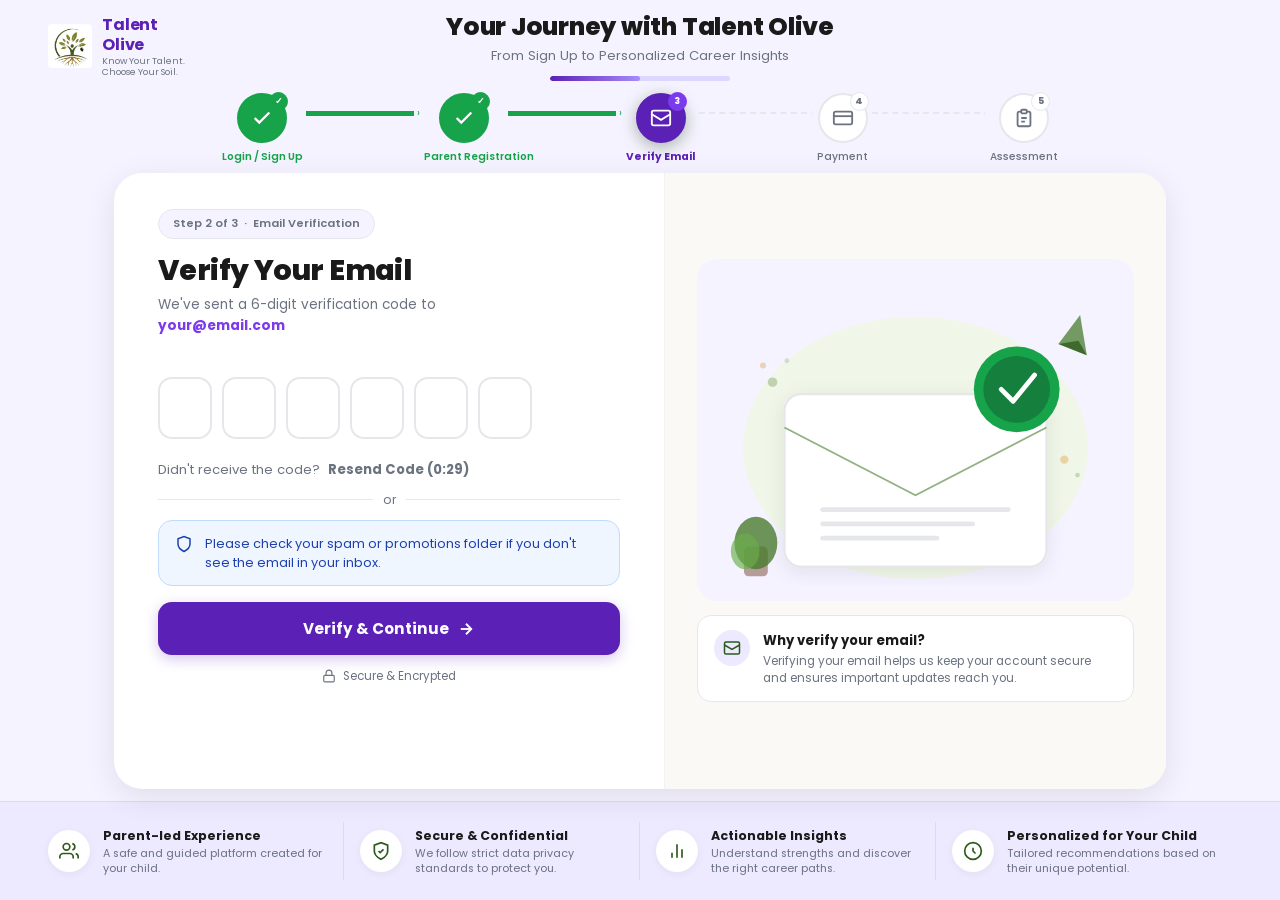
<file: step3-verify.html>
<!DOCTYPE html>
<html lang="en">
<head>
  <meta charset="UTF-8"/>
  <meta name="viewport" content="width=device-width, initial-scale=1.0"/>
  <title>Verify Email — Talent Olive</title>
  <link rel="stylesheet" href="flow.css"/>
  <style>
    /* OTP boxes */
    .otp-row {
      display: flex;
      gap: 10px;
      justify-content: flex-start;
      margin: 20px 0;
    }
    .otp-box {
      width: 54px; height: 62px;
      border: 2px solid var(--border);
      border-radius: var(--radius-md);
      font-family: 'Poppins', sans-serif;
      font-size: 1.5rem;
      font-weight: 700;
      text-align: center;
      color: var(--olive-dark);
      background: var(--white);
      outline: none;
      transition: var(--t);
      caret-color: var(--olive-mid);
    }
    .otp-box:focus { border-color: var(--olive-light); box-shadow: 0 0 0 3px rgba(74,124,47,0.15); }
    .otp-box.filled { background: #f0f7e8; border-color: var(--olive-light); }
    .otp-box.error { border-color: var(--danger); background: var(--danger-bg); animation: shake 0.4s ease; }

    @keyframes shake {
      0%, 100% { transform: translateX(0); }
      20% { transform: translateX(-6px); }
      40% { transform: translateX(6px); }
      60% { transform: translateX(-4px); }
      80% { transform: translateX(4px); }
    }

    .resend-row {
      display: flex;
      align-items: center;
      gap: 8px;
      font-size: 0.82rem;
      color: var(--text-muted);
      margin-bottom: 4px;
    }
    #resend-btn {
      background: none;
      border: none;
      color: var(--olive-mid);
      font-weight: 700;
      font-family: 'Poppins', sans-serif;
      font-size: 0.82rem;
      cursor: pointer;
      padding: 0;
      transition: color 0.2s;
    }
    #resend-btn:disabled { color: var(--text-muted); cursor: not-allowed; }
    #resend-btn:not(:disabled):hover { color: var(--olive-dark); text-decoration: underline; }

    .or-divider {
      display: flex;
      align-items: center;
      gap: 10px;
      color: var(--text-muted);
      font-size: 0.76rem;
      margin: 10px 0;
    }
    .or-divider::before, .or-divider::after { content: ''; flex: 1; height: 1px; background: var(--border); }

    /* Envelope illustration */
    .envelope-wrap { display: flex; flex-direction: column; align-items: center; gap: 16px; }
  </style>
</head>
<body>

  <!-- HEADER -->
  <header class="flow-header">
    <a href="index.html" class="flow-logo-link">
      <div class="flow-logo-icon"></div>
      <div class="flow-logo-text">
        <span class="flow-logo-name">Talent Olive</span>
        <span class="flow-logo-tagline">Know Your Talent. Choose Your Soil.</span>
      </div>
    </a>
    <div class="flow-title-block">
      <h1>Your Journey with Talent Olive</h1>
      <p>From Sign Up to Personalized Career Insights</p>
      <div class="flow-progress-track"><div class="flow-progress-fill" style="width:50%"></div></div>
    </div>
    <div></div>
  </header>

  <!-- STEP TRACKER -->
  <div class="step-tracker">
    <div class="step-item completed"><div class="step-circle"><svg viewBox="0 0 24 24" fill="none" stroke="currentColor" stroke-width="2.5"><polyline points="20 6 9 17 4 12"/></svg><span class="step-badge">✓</span></div><span class="step-label">Login / Sign Up</span></div>
    <div class="step-connector done"><div class="step-connector-inner"><div class="step-connector-line"></div><span class="step-connector-arrow">›</span></div></div>
    <div class="step-item completed"><div class="step-circle"><svg viewBox="0 0 24 24" fill="none" stroke="currentColor" stroke-width="2.5"><polyline points="20 6 9 17 4 12"/></svg><span class="step-badge">✓</span></div><span class="step-label">Parent Registration</span></div>
    <div class="step-connector done"><div class="step-connector-inner"><div class="step-connector-line"></div><span class="step-connector-arrow">›</span></div></div>
    <div class="step-item active"><div class="step-circle"><svg viewBox="0 0 24 24" fill="none" stroke="currentColor" stroke-width="2"><rect x="2" y="4" width="20" height="16" rx="2"/><path d="M2 8l10 6 10-6"/></svg><span class="step-badge">3</span></div><span class="step-label">Verify Email</span></div>
    <div class="step-connector"><div class="step-connector-inner"><div class="step-connector-line"></div><span class="step-connector-arrow">›</span></div></div>
    <div class="step-item inactive"><div class="step-circle"><svg viewBox="0 0 24 24" fill="none" stroke="currentColor" stroke-width="2"><rect x="2" y="5" width="20" height="14" rx="2"/><path d="M2 10h20"/></svg><span class="step-badge">4</span></div><span class="step-label">Payment</span></div>
    <div class="step-connector"><div class="step-connector-inner"><div class="step-connector-line"></div><span class="step-connector-arrow">›</span></div></div>
    <div class="step-item inactive"><div class="step-circle"><svg viewBox="0 0 24 24" fill="none" stroke="currentColor" stroke-width="2"><path d="M9 5H7a2 2 0 00-2 2v12a2 2 0 002 2h10a2 2 0 002-2V7a2 2 0 00-2-2h-2"/><rect x="9" y="3" width="6" height="4" rx="1"/><path d="M9 12h6M9 16h4"/></svg><span class="step-badge">5</span></div><span class="step-label">Assessment</span></div>
  </div>

  <!-- MAIN CARD -->
  <main class="flow-main">
    <div class="flow-card">
      <!-- LEFT — OTP form -->
      <div class="card-left">
        <span class="sub-step-tag">Step 2 of 3 &nbsp;·&nbsp; Email Verification</span>
        <h2 class="card-title">Verify Your Email</h2>
        <p class="card-subtitle">
          We've sent a 6-digit verification code to<br/>
          <a href="#" id="display-email" style="font-weight:700; color:var(--olive-mid);">your@email.com</a>
        </p>

        <form id="otp-form" novalidate>
          <div class="otp-row" id="otp-row">
            <input class="otp-box" type="text" maxlength="1" inputmode="numeric" pattern="[0-9]" autocomplete="one-time-code"/>
            <input class="otp-box" type="text" maxlength="1" inputmode="numeric" pattern="[0-9]"/>
            <input class="otp-box" type="text" maxlength="1" inputmode="numeric" pattern="[0-9]"/>
            <input class="otp-box" type="text" maxlength="1" inputmode="numeric" pattern="[0-9]"/>
            <input class="otp-box" type="text" maxlength="1" inputmode="numeric" pattern="[0-9]"/>
            <input class="otp-box" type="text" maxlength="1" inputmode="numeric" pattern="[0-9]"/>
          </div>

          <div class="resend-row">
            Didn't receive the code?
            <button type="button" id="resend-btn" disabled onclick="resendCode()">
              Resend Code (<span id="countdown">0:30</span>)
            </button>
          </div>

          <div class="or-divider">or</div>

          <div class="notice-box notice-blue" style="margin-bottom:16px;">
            <svg viewBox="0 0 24 24" fill="none" stroke="currentColor" stroke-width="2"><path d="M12 22s8-4 8-10V5l-8-3-8 3v7c0 6 8 10 8 10z"/></svg>
            Please check your spam or promotions folder if you don't see the email in your inbox.
          </div>

          <button type="submit" class="btn btn-dark btn-full btn-lg" id="verify-btn">
            <span class="btn-label">Verify &amp; Continue</span>
            <svg viewBox="0 0 24 24" fill="none" stroke="currentColor" stroke-width="2.5" width="18" height="18"><line x1="5" y1="12" x2="19" y2="12"/><polyline points="12 5 19 12 12 19"/></svg>
          </button>

          <div class="secure-note" style="margin-top:12px;">
            <svg viewBox="0 0 24 24" fill="none" stroke="currentColor" stroke-width="2"><rect x="3" y="11" width="18" height="11" rx="2"/><path d="M7 11V7a5 5 0 0110 0v4"/></svg>
            Secure &amp; Encrypted
          </div>
        </form>
      </div>

      <!-- RIGHT — Illustration -->
      <div class="card-right">
        <div class="illustration-wrap">
          <svg viewBox="0 0 340 260" fill="none" xmlns="http://www.w3.org/2000/svg">
            <!-- Background -->
            <ellipse cx="170" cy="145" rx="145" ry="110" fill="#f0f7e8"/>
            <!-- Large envelope -->
            <rect x="60" y="100" width="220" height="145" rx="14" fill="white" stroke="#e5e7eb" stroke-width="2" filter="url(#shadow)"/>
            <defs><filter id="shadow"><feDropShadow dx="0" dy="4" stdDeviation="8" flood-opacity="0.08"/></filter></defs>
            <!-- Envelope flap (open) -->
            <path d="M60 128 L170 185 L280 128" stroke="#4a7c2f" stroke-width="1.5" fill="none" opacity="0.6"/>
            <!-- Envelope lines (letter inside) -->
            <rect x="90" y="195" width="160" height="4" rx="2" fill="#e5e7eb"/>
            <rect x="90" y="207" width="130" height="4" rx="2" fill="#e5e7eb"/>
            <rect x="90" y="219" width="100" height="4" rx="2" fill="#e5e7eb"/>
            <!-- Green checkmark circle -->
            <circle cx="255" cy="96" r="36" fill="#16a34a"/>
            <circle cx="255" cy="96" r="28" fill="#15803d"/>
            <polyline points="242,96 252,106 270,84" stroke="white" stroke-width="4" stroke-linecap="round" stroke-linejoin="round" fill="none"/>
            <!-- Paper plane -->
            <g transform="translate(290,58) rotate(-30)">
              <path d="M0 0 L28 -12 L16 20 L0 0Z" fill="#4a7c2f" opacity="0.75"/>
              <path d="M0 0 L16 6 L16 20" fill="#2d5a1b" opacity="0.75"/>
            </g>
            <!-- Sparkle dots -->
            <circle cx="50" cy="90" r="4" fill="#4a7c2f" opacity="0.3"/>
            <circle cx="42" cy="76" r="2.5" fill="#d4820a" opacity="0.3"/>
            <circle cx="62" cy="72" r="2" fill="#4a7c2f" opacity="0.2"/>
            <circle cx="295" cy="155" r="3.5" fill="#d4820a" opacity="0.3"/>
            <circle cx="306" cy="168" r="2" fill="#4a7c2f" opacity="0.25"/>
            <!-- Plant -->
            <rect x="26" y="228" width="20" height="25" rx="4" fill="#8B6355" opacity="0.6"/>
            <ellipse cx="36" cy="225" rx="18" ry="22" fill="#4a7c2f" opacity="0.8"/>
            <ellipse cx="27" cy="232" rx="12" ry="15" fill="#6ab04c" opacity="0.65"/>
          </svg>
        </div>

        <div class="info-card">
          <div class="info-icon">
            <svg viewBox="0 0 24 24" fill="none" stroke="#2d5a1b" stroke-width="2"><rect x="2" y="4" width="20" height="16" rx="2"/><path d="M2 8l10 6 10-6"/></svg>
          </div>
          <div>
            <strong>Why verify your email?</strong>
            <p>Verifying your email helps us keep your account secure and ensures important updates reach you.</p>
          </div>
        </div>
      </div>
    </div>
  </main>

  <!-- TRUST BAR -->
  <div class="trust-bar">
    <div class="trust-item"><div class="trust-icon"><svg viewBox="0 0 24 24" fill="none" stroke="#2d5a1b" stroke-width="2"><path d="M17 21v-2a4 4 0 00-4-4H5a4 4 0 00-4 4v2"/><circle cx="9" cy="7" r="4"/><path d="M23 21v-2a4 4 0 00-3-3.87"/><path d="M16 3.13a4 4 0 010 7.75"/></svg></div><div class="trust-text"><strong>Parent-led Experience</strong><span>A safe and guided platform created for your child.</span></div></div>
    <div class="trust-item"><div class="trust-icon"><svg viewBox="0 0 24 24" fill="none" stroke="#2d5a1b" stroke-width="2"><path d="M12 22s8-4 8-10V5l-8-3-8 3v7c0 6 8 10 8 10z"/><path d="M9 12l2 2 4-4"/></svg></div><div class="trust-text"><strong>Secure & Confidential</strong><span>We follow strict data privacy standards to protect you.</span></div></div>
    <div class="trust-item"><div class="trust-icon"><svg viewBox="0 0 24 24" fill="none" stroke="#2d5a1b" stroke-width="2"><line x1="18" y1="20" x2="18" y2="10"/><line x1="12" y1="20" x2="12" y2="4"/><line x1="6" y1="20" x2="6" y2="14"/></svg></div><div class="trust-text"><strong>Actionable Insights</strong><span>Understand strengths and discover the right career paths.</span></div></div>
    <div class="trust-item"><div class="trust-icon"><svg viewBox="0 0 24 24" fill="none" stroke="#2d5a1b" stroke-width="2"><path d="M12 2a10 10 0 100 20A10 10 0 0012 2z"/><path d="M12 8v4l3 3"/></svg></div><div class="trust-text"><strong>Personalized for Your Child</strong><span>Tailored recommendations based on their unique potential.</span></div></div>
  </div>

  <script>
    // Show stored email
    const storedEmail = sessionStorage.getItem('regEmail') || 'your@email.com';
    document.getElementById('display-email').textContent = storedEmail;

    // OTP auto-advance
    const boxes = document.querySelectorAll('.otp-box');
    boxes.forEach((box, i) => {
      box.addEventListener('input', function() {
        const val = this.value.replace(/\D/g,'');
        this.value = val;
        if (val) {
          this.classList.add('filled');
          if (i < boxes.length - 1) boxes[i+1].focus();
        } else {
          this.classList.remove('filled');
        }
      });
      box.addEventListener('keydown', function(e) {
        if (e.key === 'Backspace' && !this.value && i > 0) {
          boxes[i-1].focus();
          boxes[i-1].classList.remove('filled');
        }
      });
      box.addEventListener('paste', function(e) {
        e.preventDefault();
        const text = (e.clipboardData || window.clipboardData).getData('text').replace(/\D/g,'').slice(0,6);
        boxes.forEach((b, idx) => {
          b.value = text[idx] || '';
          if (text[idx]) b.classList.add('filled');
        });
        const next = Math.min(text.length, 5);
        boxes[next].focus();
      });
    });

    // Countdown timer
    let seconds = 30;
    const countdownEl = document.getElementById('countdown');
    const resendBtn = document.getElementById('resend-btn');
    const timer = setInterval(() => {
      seconds--;
      const m = Math.floor(seconds / 60);
      const s = seconds % 60;
      countdownEl.textContent = `${m}:${s.toString().padStart(2,'0')}`;
      if (seconds <= 0) {
        clearInterval(timer);
        resendBtn.disabled = false;
        resendBtn.innerHTML = 'Resend Code';
      }
    }, 1000);

    function resendCode() {
      resendBtn.textContent = 'Sending...';
      resendBtn.disabled = true;
      setTimeout(() => {
        resendBtn.textContent = '✓ Code Sent!';
        setTimeout(() => { resendBtn.textContent = 'Resend Code'; resendBtn.disabled = false; }, 2000);
      }, 1000);
    }

    // OTP form submit
    document.getElementById('otp-form').addEventListener('submit', function(e) {
      e.preventDefault();
      const code = Array.from(boxes).map(b => b.value).join('');
      if (code.length < 6) {
        boxes.forEach(b => b.classList.add('error'));
        setTimeout(() => boxes.forEach(b => b.classList.remove('error')), 600);
        return;
      }
      const btn = document.getElementById('verify-btn');
      btn.querySelector('.btn-label').textContent = 'Verifying...';
      btn.disabled = true;
      // Simulate verification (accept any 6-digit code)
      setTimeout(() => {
        btn.querySelector('.btn-label').textContent = '✓ Verified!';
        btn.style.background = 'linear-gradient(135deg, #16a34a, #15803d)';
        setTimeout(() => { window.location.href = 'step4-payment.html'; }, 800);
      }, 1500);
    });
  </script>
</body>
</html>
</file>
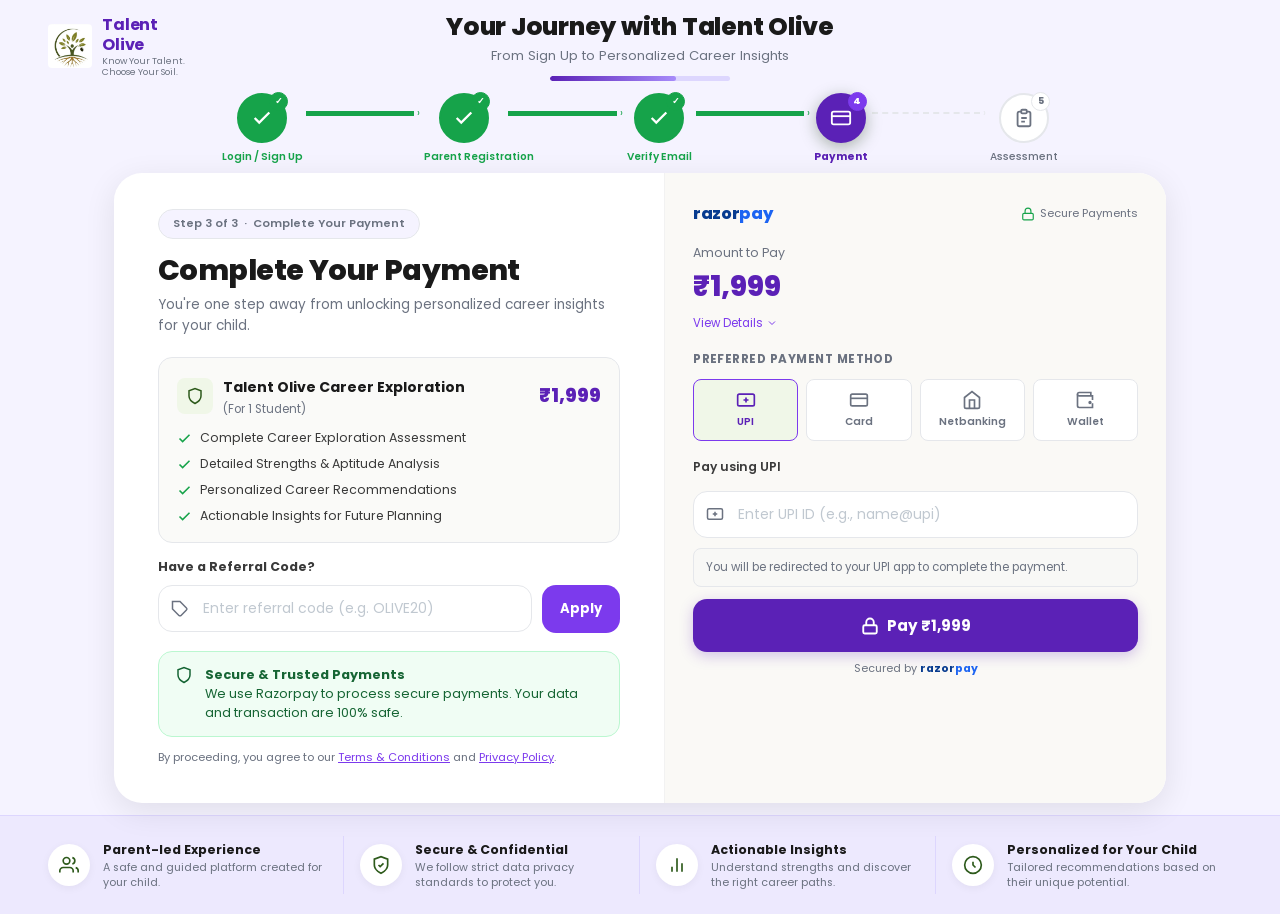
<file: step4-payment.html>
<!DOCTYPE html>
<html lang="en">
<head>
  <meta charset="UTF-8"/>
  <meta name="viewport" content="width=device-width, initial-scale=1.0"/>
  <title>Payment — Talent Olive</title>
  <link rel="stylesheet" href="flow.css"/>
  <style>
    /* Package card */
    .package-card {
      border: 1.5px solid var(--border);
      border-radius: var(--radius-md);
      padding: 16px 18px;
      margin-bottom: 14px;
      background: #fafaf8;
    }
    .package-header { display: flex; align-items: center; justify-content: space-between; margin-bottom: 10px; }
    .package-name { display: flex; align-items: center; gap: 10px; }
    .package-name strong { font-size: 0.88rem; font-weight: 700; }
    .package-name span { font-size: 0.72rem; color: var(--text-muted); display: block; }
    .package-price { font-size: 1.2rem; font-weight: 800; color: var(--olive-dark); }
    .package-items { display: flex; flex-direction: column; gap: 6px; }
    .package-item { display: flex; align-items: center; gap: 8px; font-size: 0.78rem; color: var(--text-mid); }
    .package-item svg { width: 15px; height: 15px; color: var(--success); flex-shrink: 0; }
    .pkg-icon { width: 36px; height: 36px; background: #f0f7e8; border-radius: var(--radius-sm); display: flex; align-items: center; justify-content: center; flex-shrink: 0; }
    .pkg-icon svg { width: 18px; height: 18px; }

    /* Referral */
    .referral-row { display: flex; gap: 10px; align-items: flex-start; margin-bottom: 4px; }
    .referral-row .input-wrap { flex: 1; margin-bottom: 0; }
    .referral-row .input-wrap input { letter-spacing: 0.08em; text-transform: uppercase; }
    .referral-row .input-wrap input::placeholder { text-transform: none; letter-spacing: normal; }
    .referral-apply-btn {
      padding: 12px 18px;
      border-radius: var(--radius-md);
      background: var(--olive-mid);
      color: var(--white);
      font-family: 'Poppins', sans-serif;
      font-size: 0.82rem;
      font-weight: 700;
      border: none;
      cursor: pointer;
      transition: var(--t);
      white-space: nowrap;
      height: 48px;
    }
    .referral-apply-btn:hover { background: var(--olive-dark); }
    .referral-msg { font-size: 0.74rem; padding: 6px 10px; border-radius: var(--radius-sm); font-weight: 600; display: none; }
    .referral-success { background: var(--success-bg); color: #166534; border: 1px solid #bbf7d0; }
    .referral-error { background: var(--danger-bg); color: var(--danger); border: 1px solid #fecaca; }

    /* Payment right panel */
    .payment-panel { display: flex; flex-direction: column; gap: 0; height: 100%; }
    .razorpay-header { display: flex; align-items: center; justify-content: space-between; margin-bottom: 16px; }
    .razorpay-logo { font-size: 1rem; font-weight: 800; color: #073b8f; letter-spacing: -0.02em; }
    .razorpay-logo span { color: #1c64f2; }
    .secure-pay-badge { display: flex; align-items: center; gap: 5px; font-size: 0.7rem; color: var(--text-muted); }
    .secure-pay-badge svg { width: 14px; height: 14px; color: var(--success); }

    .amount-display { margin-bottom: 16px; }
    .amount-label { font-size: 0.78rem; color: var(--text-muted); }
    .amount-value { font-size: 1.8rem; font-weight: 800; color: var(--olive-dark); }
    .amount-original { font-size: 0.82rem; color: var(--text-muted); text-decoration: line-through; margin-right: 6px; }
    .amount-discount { font-size: 0.78rem; color: var(--success); font-weight: 600; background: var(--success-bg); padding: 2px 8px; border-radius: var(--radius-full); display: none; }
    .view-details { font-size: 0.72rem; color: var(--olive-mid); cursor: pointer; display: inline-flex; align-items: center; gap: 3px; }

    /* Payment method tabs */
    .pay-methods { display: grid; grid-template-columns: repeat(4, 1fr); gap: 8px; margin-bottom: 16px; }
    .pay-tab {
      border: 1.5px solid var(--border);
      border-radius: var(--radius-sm);
      padding: 10px 6px;
      display: flex;
      flex-direction: column;
      align-items: center;
      gap: 4px;
      cursor: pointer;
      transition: var(--t);
      background: var(--white);
      font-size: 0.65rem;
      font-weight: 600;
      color: var(--text-muted);
      font-family: 'Poppins', sans-serif;
    }
    .pay-tab.active { border-color: var(--olive-mid); background: #f0f7e8; color: var(--olive-dark); }
    .pay-tab svg { width: 20px; height: 20px; }

    /* Payment forms */
    .pay-form { display: none; flex-direction: column; gap: 10px; }
    .pay-form.active { display: flex; }
    .upi-note { font-size: 0.72rem; color: var(--text-muted); background: #f8f8f6; border: 1px solid var(--border); border-radius: var(--radius-sm); padding: 10px 12px; line-height: 1.5; }

    /* Terms */
    .terms-text { font-size: 0.7rem; color: var(--text-muted); line-height: 1.6; margin-top: 8px; }
    .terms-text a { color: var(--olive-mid); text-decoration: underline; }
  </style>
</head>
<body>

  <!-- HEADER -->
  <header class="flow-header">
    <a href="index.html" class="flow-logo-link">
      <div class="flow-logo-icon"></div>
      <div class="flow-logo-text">
        <span class="flow-logo-name">Talent Olive</span>
        <span class="flow-logo-tagline">Know Your Talent. Choose Your Soil.</span>
      </div>
    </a>
    <div class="flow-title-block">
      <h1>Your Journey with Talent Olive</h1>
      <p>From Sign Up to Personalized Career Insights</p>
      <div class="flow-progress-track"><div class="flow-progress-fill" style="width:70%"></div></div>
    </div>
    <div></div>
  </header>

  <!-- STEP TRACKER -->
  <div class="step-tracker">
    <div class="step-item completed"><div class="step-circle"><svg viewBox="0 0 24 24" fill="none" stroke="currentColor" stroke-width="2.5"><polyline points="20 6 9 17 4 12"/></svg><span class="step-badge">✓</span></div><span class="step-label">Login / Sign Up</span></div>
    <div class="step-connector done"><div class="step-connector-inner"><div class="step-connector-line"></div><span class="step-connector-arrow">›</span></div></div>
    <div class="step-item completed"><div class="step-circle"><svg viewBox="0 0 24 24" fill="none" stroke="currentColor" stroke-width="2.5"><polyline points="20 6 9 17 4 12"/></svg><span class="step-badge">✓</span></div><span class="step-label">Parent Registration</span></div>
    <div class="step-connector done"><div class="step-connector-inner"><div class="step-connector-line"></div><span class="step-connector-arrow">›</span></div></div>
    <div class="step-item completed"><div class="step-circle"><svg viewBox="0 0 24 24" fill="none" stroke="currentColor" stroke-width="2.5"><polyline points="20 6 9 17 4 12"/></svg><span class="step-badge">✓</span></div><span class="step-label">Verify Email</span></div>
    <div class="step-connector done"><div class="step-connector-inner"><div class="step-connector-line"></div><span class="step-connector-arrow">›</span></div></div>
    <div class="step-item active"><div class="step-circle"><svg viewBox="0 0 24 24" fill="none" stroke="currentColor" stroke-width="2"><rect x="2" y="5" width="20" height="14" rx="2"/><path d="M2 10h20"/></svg><span class="step-badge">4</span></div><span class="step-label">Payment</span></div>
    <div class="step-connector"><div class="step-connector-inner"><div class="step-connector-line"></div><span class="step-connector-arrow">›</span></div></div>
    <div class="step-item inactive"><div class="step-circle"><svg viewBox="0 0 24 24" fill="none" stroke="currentColor" stroke-width="2"><path d="M9 5H7a2 2 0 00-2 2v12a2 2 0 002 2h10a2 2 0 002-2V7a2 2 0 00-2-2h-2"/><rect x="9" y="3" width="6" height="4" rx="1"/><path d="M9 12h6M9 16h4"/></svg><span class="step-badge">5</span></div><span class="step-label">Assessment</span></div>
  </div>

  <!-- MAIN CARD -->
  <main class="flow-main">
    <div class="flow-card">

      <!-- LEFT — Order summary + referral -->
      <div class="card-left">
        <span class="sub-step-tag">Step 3 of 3 &nbsp;·&nbsp; Complete Your Payment</span>
        <h2 class="card-title">Complete Your Payment</h2>
        <p class="card-subtitle">You're one step away from unlocking personalized career insights for your child.</p>

        <!-- Package -->
        <div class="package-card">
          <div class="package-header">
            <div class="package-name">
              <div class="pkg-icon">
                <svg viewBox="0 0 24 24" fill="none" stroke="#2d5a1b" stroke-width="2"><path d="M12 22s8-4 8-10V5l-8-3-8 3v7c0 6 8 10 8 10z"/></svg>
              </div>
              <div>
                <strong>Talent Olive Career Exploration</strong>
                <span>(For 1 Student)</span>
              </div>
            </div>
            <span class="package-price" id="display-price">₹1,999</span>
          </div>
          <div class="package-items">
            <div class="package-item"><svg viewBox="0 0 24 24" fill="none" stroke="currentColor" stroke-width="2.5"><polyline points="20 6 9 17 4 12"/></svg>Complete Career Exploration Assessment</div>
            <div class="package-item"><svg viewBox="0 0 24 24" fill="none" stroke="currentColor" stroke-width="2.5"><polyline points="20 6 9 17 4 12"/></svg>Detailed Strengths &amp; Aptitude Analysis</div>
            <div class="package-item"><svg viewBox="0 0 24 24" fill="none" stroke="currentColor" stroke-width="2.5"><polyline points="20 6 9 17 4 12"/></svg>Personalized Career Recommendations</div>
            <div class="package-item"><svg viewBox="0 0 24 24" fill="none" stroke="currentColor" stroke-width="2.5"><polyline points="20 6 9 17 4 12"/></svg>Actionable Insights for Future Planning</div>
          </div>
        </div>

        <!-- Referral code -->
        <p style="font-size:0.78rem; font-weight:700; color:var(--text-mid); margin-bottom:8px;">Have a Referral Code?</p>
        <div class="referral-row">
          <div class="input-wrap">
            <span class="input-icon"><svg viewBox="0 0 24 24" fill="none" stroke="currentColor" stroke-width="2"><path d="M20.59 13.41l-7.17 7.17a2 2 0 01-2.83 0L2 12V2h10l8.59 8.59a2 2 0 010 2.82z"/><line x1="7" y1="7" x2="7.01" y2="7"/></svg></span>
            <input type="text" id="referral-input" placeholder="Enter referral code (e.g. OLIVE20)" maxlength="12"/>
          </div>
          <button type="button" class="referral-apply-btn" onclick="applyReferral()">Apply</button>
        </div>
        <div class="referral-msg referral-success" id="referral-success"></div>
        <div class="referral-msg referral-error" id="referral-error"></div>

        <div class="notice-box notice-green" style="margin-top:14px;">
          <svg viewBox="0 0 24 24" fill="none" stroke="currentColor" stroke-width="2"><path d="M12 22s8-4 8-10V5l-8-3-8 3v7c0 6 8 10 8 10z"/></svg>
          <span><strong>Secure &amp; Trusted Payments</strong><br/>We use Razorpay to process secure payments. Your data and transaction are 100% safe.</span>
        </div>

        <p class="terms-text" style="margin-top:12px;">By proceeding, you agree to our <a href="#">Terms &amp; Conditions</a> and <a href="#">Privacy Policy</a>.</p>
      </div>

      <!-- RIGHT — Razorpay payment form -->
      <div class="card-right" style="padding:28px 28px;">
        <div class="payment-panel">
          <div class="razorpay-header">
            <span class="razorpay-logo">razor<span>pay</span></span>
            <div class="secure-pay-badge">
              <svg viewBox="0 0 24 24" fill="none" stroke="currentColor" stroke-width="2"><rect x="3" y="11" width="18" height="11" rx="2"/><path d="M7 11V7a5 5 0 0110 0v4"/></svg>
              Secure Payments
            </div>
          </div>

          <div class="amount-display">
            <p class="amount-label">Amount to Pay</p>
            <div style="display:flex; align-items:baseline; gap:8px; flex-wrap:wrap;">
              <span class="amount-original" id="original-price" style="display:none;">₹1,999</span>
              <span class="amount-value" id="final-amount">₹1,999</span>
              <span class="amount-discount" id="discount-badge"></span>
            </div>
            <span class="view-details">View Details <svg viewBox="0 0 24 24" fill="none" stroke="currentColor" stroke-width="2" width="12" height="12"><polyline points="6 9 12 15 18 9"/></svg></span>
          </div>

          <!-- Payment method tabs -->
          <p style="font-size:0.74rem; font-weight:700; color:var(--text-muted); letter-spacing:0.04em; margin-bottom:10px;">PREFERRED PAYMENT METHOD</p>
          <div class="pay-methods">
            <button class="pay-tab active" onclick="switchMethod('upi',this)">
              <svg viewBox="0 0 24 24" fill="none" stroke="currentColor" stroke-width="2"><rect x="2" y="5" width="20" height="14" rx="2"/><path d="M12 9v6M9 12h6"/></svg>
              UPI
            </button>
            <button class="pay-tab" onclick="switchMethod('card',this)">
              <svg viewBox="0 0 24 24" fill="none" stroke="currentColor" stroke-width="2"><rect x="2" y="5" width="20" height="14" rx="2"/><path d="M2 10h20"/></svg>
              Card
            </button>
            <button class="pay-tab" onclick="switchMethod('netbanking',this)">
              <svg viewBox="0 0 24 24" fill="none" stroke="currentColor" stroke-width="2"><path d="M3 9l9-7 9 7v11a2 2 0 01-2 2H5a2 2 0 01-2-2z"/><polyline points="9 22 9 12 15 12 15 22"/></svg>
              Netbanking
            </button>
            <button class="pay-tab" onclick="switchMethod('wallet',this)">
              <svg viewBox="0 0 24 24" fill="none" stroke="currentColor" stroke-width="2"><path d="M21 12V7H5a2 2 0 010-4h14v4"/><path d="M3 5v14a2 2 0 002 2h16v-5"/><circle cx="18" cy="15" r="1"/></svg>
              Wallet
            </button>
          </div>

          <!-- UPI Form -->
          <div class="pay-form active" id="form-upi">
            <p style="font-size:0.76rem; font-weight:600; color:var(--text-mid); margin-bottom:4px;">Pay using UPI</p>
            <div class="input-wrap" style="margin-bottom:0;">
              <span class="input-icon"><svg viewBox="0 0 24 24" fill="none" stroke="currentColor" stroke-width="2"><rect x="2" y="5" width="20" height="14" rx="2"/><path d="M12 9v6M9 12h6"/></svg></span>
              <input type="text" id="upi-id" placeholder="Enter UPI ID (e.g., name@upi)"/>
            </div>
            <div class="upi-note">You will be redirected to your UPI app to complete the payment.</div>
          </div>

          <!-- Card Form -->
          <div class="pay-form" id="form-card">
            <div class="input-wrap" style="margin-bottom:0;">
              <span class="input-icon"><svg viewBox="0 0 24 24" fill="none" stroke="currentColor" stroke-width="2"><rect x="2" y="5" width="20" height="14" rx="2"/><path d="M2 10h20"/></svg></span>
              <input type="text" placeholder="Card Number" maxlength="19" oninput="formatCard(this)"/>
            </div>
            <div style="display:grid; grid-template-columns:1fr 1fr; gap:10px;">
              <div class="input-wrap" style="margin-bottom:0;">
                <span class="input-icon"><svg viewBox="0 0 24 24" fill="none" stroke="currentColor" stroke-width="2"><rect x="3" y="4" width="18" height="18" rx="2"/><line x1="16" y1="2" x2="16" y2="6"/><line x1="8" y1="2" x2="8" y2="6"/><line x1="3" y1="10" x2="21" y2="10"/></svg></span>
                <input type="text" placeholder="MM / YY" maxlength="7"/>
              </div>
              <div class="input-wrap" style="margin-bottom:0;">
                <span class="input-icon"><svg viewBox="0 0 24 24" fill="none" stroke="currentColor" stroke-width="2"><rect x="3" y="11" width="18" height="11" rx="2"/><path d="M7 11V7a5 5 0 0110 0v4"/></svg></span>
                <input type="password" placeholder="CVV" maxlength="4"/>
              </div>
            </div>
            <div class="input-wrap" style="margin-bottom:0;">
              <span class="input-icon"><svg viewBox="0 0 24 24" fill="none" stroke="currentColor" stroke-width="2"><circle cx="12" cy="8" r="4"/><path d="M4 20c0-4 3.6-7 8-7s8 3 8 7"/></svg></span>
              <input type="text" placeholder="Name on Card"/>
            </div>
          </div>

          <!-- Netbanking Form -->
          <div class="pay-form" id="form-netbanking">
            <div class="input-wrap" style="margin-bottom:0;">
              <span class="input-icon"><svg viewBox="0 0 24 24" fill="none" stroke="currentColor" stroke-width="2"><path d="M3 9l9-7 9 7v11a2 2 0 01-2 2H5a2 2 0 01-2-2z"/></svg></span>
              <select>
                <option value="">Select your Bank</option>
                <option>State Bank of India</option>
                <option>HDFC Bank</option>
                <option>ICICI Bank</option>
                <option>Axis Bank</option>
                <option>Kotak Mahindra Bank</option>
                <option>Punjab National Bank</option>
                <option>Bank of Baroda</option>
                <option>Other Banks</option>
              </select>
              <span class="input-arrow"><svg viewBox="0 0 24 24" fill="none" stroke="currentColor" stroke-width="2"><polyline points="6 9 12 15 18 9"/></svg></span>
            </div>
          </div>

          <!-- Wallet Form -->
          <div class="pay-form" id="form-wallet">
            <div style="display:grid; grid-template-columns:1fr 1fr; gap:8px;">
              <button class="pay-tab" style="padding:12px;" onclick="selectWallet(this)">📱 PhonePe</button>
              <button class="pay-tab" style="padding:12px;" onclick="selectWallet(this)">💙 Paytm</button>
              <button class="pay-tab" style="padding:12px;" onclick="selectWallet(this)">🟢 Amazon Pay</button>
              <button class="pay-tab" style="padding:12px;" onclick="selectWallet(this)">🔵 MobiKwik</button>
            </div>
          </div>

          <!-- Pay button -->
          <button class="btn btn-dark btn-full btn-lg" id="pay-btn" onclick="processPayment()" style="margin-top:12px;">
            <svg viewBox="0 0 24 24" fill="none" stroke="currentColor" stroke-width="2.5" width="18" height="18"><rect x="3" y="11" width="18" height="11" rx="2"/><path d="M7 11V7a5 5 0 0110 0v4"/></svg>
            <span class="btn-label" id="pay-btn-label">Pay ₹1,999</span>
          </button>

          <div style="text-align:center; margin-top:8px; font-size:0.68rem; color:var(--text-muted);">
            Secured by <strong style="color:#073b8f;">razor<span style="color:#1c64f2;">pay</span></strong>
          </div>
        </div>
      </div>
    </div>
  </main>

  <!-- TRUST BAR -->
  <div class="trust-bar">
    <div class="trust-item"><div class="trust-icon"><svg viewBox="0 0 24 24" fill="none" stroke="#2d5a1b" stroke-width="2"><path d="M17 21v-2a4 4 0 00-4-4H5a4 4 0 00-4 4v2"/><circle cx="9" cy="7" r="4"/><path d="M23 21v-2a4 4 0 00-3-3.87"/><path d="M16 3.13a4 4 0 010 7.75"/></svg></div><div class="trust-text"><strong>Parent-led Experience</strong><span>A safe and guided platform created for your child.</span></div></div>
    <div class="trust-item"><div class="trust-icon"><svg viewBox="0 0 24 24" fill="none" stroke="#2d5a1b" stroke-width="2"><path d="M12 22s8-4 8-10V5l-8-3-8 3v7c0 6 8 10 8 10z"/><path d="M9 12l2 2 4-4"/></svg></div><div class="trust-text"><strong>Secure & Confidential</strong><span>We follow strict data privacy standards to protect you.</span></div></div>
    <div class="trust-item"><div class="trust-icon"><svg viewBox="0 0 24 24" fill="none" stroke="#2d5a1b" stroke-width="2"><line x1="18" y1="20" x2="18" y2="10"/><line x1="12" y1="20" x2="12" y2="4"/><line x1="6" y1="20" x2="6" y2="14"/></svg></div><div class="trust-text"><strong>Actionable Insights</strong><span>Understand strengths and discover the right career paths.</span></div></div>
    <div class="trust-item"><div class="trust-icon"><svg viewBox="0 0 24 24" fill="none" stroke="#2d5a1b" stroke-width="2"><path d="M12 2a10 10 0 100 20A10 10 0 0012 2z"/><path d="M12 8v4l3 3"/></svg></div><div class="trust-text"><strong>Personalized for Your Child</strong><span>Tailored recommendations based on their unique potential.</span></div></div>
  </div>

  <script>
    const BASE_PRICE = 1999;
    let currentPrice = BASE_PRICE;

    // Valid referral codes: code → { discount type, value, description }
    const REFERRAL_CODES = {
      'TALENT10': { type: 'percent', value: 10, label: '10% off applied' },
      'OLIVE20':  { type: 'percent', value: 20, label: '20% off applied' },
      'SCHOOL50': { type: 'flat',    value: 500, label: '₹500 off applied' },
      'FRIEND15': { type: 'percent', value: 15, label: '15% off applied' },
    };

    function applyReferral() {
      const code = document.getElementById('referral-input').value.trim().toUpperCase();
      const successEl = document.getElementById('referral-success');
      const errorEl = document.getElementById('referral-error');
      successEl.style.display = 'none';
      errorEl.style.display = 'none';

      if (!code) { errorEl.textContent = 'Please enter a referral code.'; errorEl.style.display = 'block'; return; }

      if (REFERRAL_CODES[code]) {
        const ref = REFERRAL_CODES[code];
        let discount = ref.type === 'percent' ? Math.round(BASE_PRICE * ref.value / 100) : ref.value;
        currentPrice = BASE_PRICE - discount;

        // Update UI
        document.getElementById('final-amount').textContent = `₹${currentPrice.toLocaleString('en-IN')}`;
        document.getElementById('display-price').textContent = `₹${currentPrice.toLocaleString('en-IN')}`;
        document.getElementById('original-price').style.display = 'inline';
        document.getElementById('discount-badge').textContent = `−₹${discount}`;
        document.getElementById('discount-badge').style.display = 'inline-flex';
        document.getElementById('pay-btn-label').textContent = `Pay ₹${currentPrice.toLocaleString('en-IN')}`;

        successEl.textContent = `✓ ${ref.label} — You save ₹${discount}!`;
        successEl.style.display = 'block';

        // Store for backend
        sessionStorage.setItem('referralCode', code);
        sessionStorage.setItem('referralDiscount', discount);
        sessionStorage.setItem('referralAppliedBy', sessionStorage.getItem('regEmail') || '');
      } else {
        errorEl.textContent = 'Invalid referral code. Please check and try again.';
        errorEl.style.display = 'block';
        // Reset price if a previous code was applied
        currentPrice = BASE_PRICE;
        document.getElementById('final-amount').textContent = `₹${BASE_PRICE}`;
        document.getElementById('display-price').textContent = `₹${BASE_PRICE}`;
        document.getElementById('original-price').style.display = 'none';
        document.getElementById('discount-badge').style.display = 'none';
        document.getElementById('pay-btn-label').textContent = `Pay ₹${BASE_PRICE}`;
      }
    }

    function switchMethod(method, btn) {
      document.querySelectorAll('.pay-tab').forEach(t => t.classList.remove('active'));
      btn.classList.add('active');
      document.querySelectorAll('.pay-form').forEach(f => f.classList.remove('active'));
      document.getElementById(`form-${method}`).classList.add('active');
    }

    function selectWallet(btn) {
      document.querySelectorAll('#form-wallet .pay-tab').forEach(b => b.classList.remove('active'));
      btn.classList.add('active');
    }

    function formatCard(input) {
      let v = input.value.replace(/\D/g,'').slice(0,16);
      input.value = v.replace(/(.{4})/g,'$1 ').trim();
    }

    function processPayment() {
      const btn = document.getElementById('pay-btn');
      const label = document.getElementById('pay-btn-label');
      btn.disabled = true;
      label.textContent = 'Processing...';
      btn.style.opacity = '0.8';

      setTimeout(() => {
        label.textContent = '✓ Payment Successful!';
        btn.style.background = 'linear-gradient(135deg, #16a34a, #15803d)';
        btn.style.opacity = '1';

        // Store referral data (backend would do this server-side)
        const ref = sessionStorage.getItem('referralCode');
        if (ref) {
          const referralData = {
            code: ref,
            usedBy: sessionStorage.getItem('regEmail'),
            discount: sessionStorage.getItem('referralDiscount'),
            timestamp: new Date().toISOString(),
          };
          // In real app: POST /api/referrals with referralData
          console.log('[Referral tracked]', referralData);
        }

        setTimeout(() => { window.location.href = 'step5-assessment.html'; }, 1000);
      }, 2000);
    }

    // Allow Enter key on referral input
    document.getElementById('referral-input').addEventListener('keydown', (e) => {
      if (e.key === 'Enter') applyReferral();
    });
  </script>
</body>
</html>
</file>
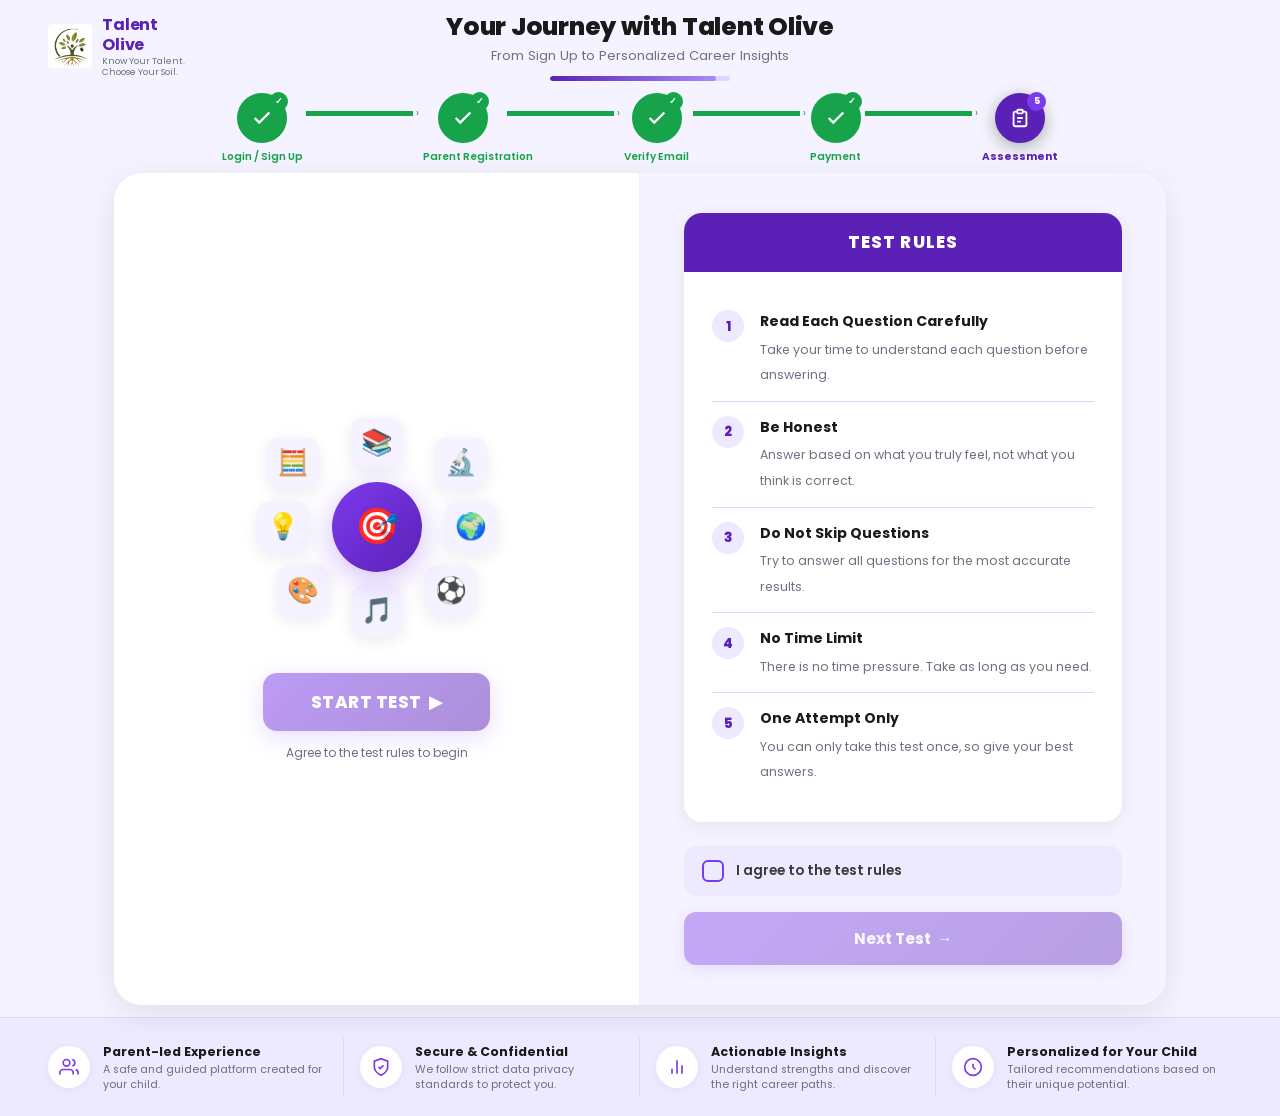
<file: step5-assessment.html>
<!DOCTYPE html>
<html lang="en">
<head>
  <meta charset="UTF-8"/>
  <meta name="viewport" content="width=device-width, initial-scale=1.0"/>
  <title>Test Rules — Talent Olive</title>
  <link rel="stylesheet" href="flow.css"/>
  <style>
    /* Override card layout for test-rules two-panel */
    .flow-card {
      grid-template-columns: 1fr 1fr;
    }

    /* LEFT panel — white, illustration + START TEST */
    .rules-left {
      background: #ffffff;
      display: flex;
      flex-direction: column;
      align-items: center;
      justify-content: center;
      padding: 48px 40px;
      position: relative;
      border-right: 1px solid rgba(0,0,0,0.06);
      overflow: hidden;
    }

    /* Floating subject icons around the center */
    .float-icons {
      position: relative;
      width: 220px;
      height: 220px;
      margin-bottom: 36px;
    }
    .float-icon {
      position: absolute;
      width: 52px;
      height: 52px;
      background: var(--cream);
      border-radius: 14px;
      display: flex;
      align-items: center;
      justify-content: center;
      font-size: 1.6rem;
      box-shadow: 0 4px 16px rgba(0,0,0,0.08);
      animation: floatAnim 3s ease-in-out infinite;
    }
    .float-icon:nth-child(1) { top: 0; left: 50%; transform: translateX(-50%); animation-delay: 0s; }
    .float-icon:nth-child(2) { top: 20px; right: 0; animation-delay: 0.4s; }
    .float-icon:nth-child(3) { top: 50%; right: -10px; transform: translateY(-50%); animation-delay: 0.8s; }
    .float-icon:nth-child(4) { bottom: 20px; right: 10px; animation-delay: 1.2s; }
    .float-icon:nth-child(5) { bottom: 0; left: 50%; transform: translateX(-50%); animation-delay: 1.6s; }
    .float-icon:nth-child(6) { bottom: 20px; left: 10px; animation-delay: 2.0s; }
    .float-icon:nth-child(7) { top: 50%; left: -10px; transform: translateY(-50%); animation-delay: 2.4s; }
    .float-icon:nth-child(8) { top: 20px; left: 0; animation-delay: 2.8s; }

    .float-center {
      position: absolute;
      top: 50%; left: 50%;
      transform: translate(-50%, -50%);
      width: 90px;
      height: 90px;
      background: linear-gradient(135deg, var(--olive-mid), var(--olive-dark));
      border-radius: 50%;
      display: flex;
      align-items: center;
      justify-content: center;
      font-size: 2.2rem;
      box-shadow: 0 8px 32px rgba(124,58,237,0.35);
    }

    @keyframes floatAnim {
      0%, 100% { transform: translateY(0); }
      50% { transform: translateY(-8px); }
    }
    .float-icon:nth-child(1) { animation-name: floatAnimate1; }
    .float-icon:nth-child(3) { animation-name: floatAnimate3; }
    .float-icon:nth-child(5) { animation-name: floatAnimate5; }
    .float-icon:nth-child(7) { animation-name: floatAnimate7; }
    @keyframes floatAnimate1 {
      0%, 100% { top: 0; left: 50%; transform: translateX(-50%); }
      50% { top: -8px; left: 50%; transform: translateX(-50%); }
    }
    @keyframes floatAnimate3 {
      0%, 100% { top: 50%; right: -10px; transform: translateY(-50%); }
      50% { top: 50%; right: -18px; transform: translateY(-50%); }
    }
    @keyframes floatAnimate5 {
      0%, 100% { bottom: 0; left: 50%; transform: translateX(-50%); }
      50% { bottom: -8px; left: 50%; transform: translateX(-50%); }
    }
    @keyframes floatAnimate7 {
      0%, 100% { top: 50%; left: -10px; transform: translateY(-50%); }
      50% { top: 50%; left: -18px; transform: translateY(-50%); }
    }

    .start-test-btn {
      padding: 16px 48px;
      background: linear-gradient(135deg, var(--olive-mid), var(--olive-dark));
      color: white;
      border: none;
      border-radius: 14px;
      font-family: 'Poppins', sans-serif;
      font-size: 1.05rem;
      font-weight: 800;
      cursor: pointer;
      box-shadow: 0 6px 24px rgba(124,58,237,0.35);
      transition: all 0.3s cubic-bezier(0.4,0,0.2,1);
      letter-spacing: 0.03em;
    }
    .start-test-btn:hover {
      transform: translateY(-3px);
      box-shadow: 0 12px 32px rgba(124,58,237,0.45);
    }
    .start-test-btn:active { transform: scale(0.97); }
    .start-test-btn:disabled {
      opacity: 0.5;
      cursor: not-allowed;
      transform: none;
    }

    /* RIGHT panel — lavender bg, rules */
    .rules-right {
      background: var(--cream);
      padding: 40px 44px;
      display: flex;
      flex-direction: column;
      gap: 0;
      overflow-y: auto;
    }

    .rules-box {
      background: white;
      border-radius: 18px;
      overflow: hidden;
      box-shadow: 0 4px 20px rgba(0,0,0,0.07);
      margin-bottom: 24px;
      flex: 1;
    }

    .rules-header {
      background: var(--olive-dark);
      color: white;
      padding: 16px 28px;
      font-size: 1.05rem;
      font-weight: 800;
      letter-spacing: 0.06em;
      text-align: center;
    }

    .rules-body {
      padding: 24px 28px;
    }

    .rule-item {
      display: flex;
      gap: 16px;
      align-items: flex-start;
      padding: 14px 0;
      border-bottom: 1px solid var(--cream-dark);
    }
    .rule-item:last-child { border-bottom: none; }

    .rule-num {
      width: 32px;
      height: 32px;
      background: var(--cream-mid);
      border-radius: 50%;
      display: flex;
      align-items: center;
      justify-content: center;
      font-size: 0.82rem;
      font-weight: 800;
      color: var(--olive-dark);
      flex-shrink: 0;
    }

    .rule-text strong {
      display: block;
      font-size: 0.88rem;
      font-weight: 700;
      color: var(--text-dark);
      margin-bottom: 3px;
    }
    .rule-text span {
      font-size: 0.78rem;
      color: var(--text-muted);
      line-height: 1.5;
    }

    /* Agree checkbox area */
    .agree-area {
      display: flex;
      align-items: center;
      gap: 12px;
      padding: 14px 18px;
      background: var(--cream-mid);
      border-radius: 12px;
      margin-bottom: 16px;
      cursor: pointer;
      transition: background 0.2s;
    }
    .agree-area:hover { background: var(--cream-dark); }

    .agree-checkbox {
      width: 22px;
      height: 22px;
      border: 2px solid var(--olive-mid);
      border-radius: 6px;
      display: flex;
      align-items: center;
      justify-content: center;
      flex-shrink: 0;
      transition: background 0.2s;
      cursor: pointer;
    }
    .agree-checkbox.checked {
      background: var(--olive-mid);
    }
    .agree-checkbox.checked::after {
      content: '✓';
      color: white;
      font-size: 0.75rem;
      font-weight: 800;
    }

    .agree-area label {
      font-size: 0.85rem;
      font-weight: 600;
      color: var(--text-mid);
      cursor: pointer;
    }

    .next-test-btn {
      width: 100%;
      padding: 15px 28px;
      background: linear-gradient(135deg, var(--olive-mid), var(--olive-dark));
      color: white;
      border: none;
      border-radius: 12px;
      font-family: 'Poppins', sans-serif;
      font-size: 0.95rem;
      font-weight: 700;
      cursor: pointer;
      box-shadow: 0 4px 16px rgba(124,58,237,0.3);
      transition: all 0.25s;
      display: flex;
      align-items: center;
      justify-content: center;
      gap: 8px;
    }
    .next-test-btn:hover:not(:disabled) {
      transform: translateY(-2px);
      box-shadow: 0 8px 24px rgba(124,58,237,0.4);
    }
    .next-test-btn:disabled {
      opacity: 0.4;
      cursor: not-allowed;
    }
  </style>
</head>
<body>

  <!-- HEADER -->
  <header class="flow-header">
    <a href="index.html" class="flow-logo-link">
      <div class="flow-logo-icon"></div>
      <div class="flow-logo-text">
        <span class="flow-logo-name">Talent Olive</span>
        <span class="flow-logo-tagline">Know Your Talent. Choose Your Soil.</span>
      </div>
    </a>
    <div class="flow-title-block">
      <h1>Your Journey with Talent Olive</h1>
      <p>From Sign Up to Personalized Career Insights</p>
      <div class="flow-progress-track"><div class="flow-progress-fill" style="width:92%"></div></div>
    </div>
    <div></div>
  </header>

  <!-- STEP TRACKER -->
  <div class="step-tracker">
    <div class="step-item completed"><div class="step-circle"><svg viewBox="0 0 24 24" fill="none" stroke="currentColor" stroke-width="2.5"><polyline points="20 6 9 17 4 12"/></svg><span class="step-badge">✓</span></div><span class="step-label">Login / Sign Up</span></div>
    <div class="step-connector done"><div class="step-connector-inner"><div class="step-connector-line"></div><span class="step-connector-arrow">›</span></div></div>
    <div class="step-item completed"><div class="step-circle"><svg viewBox="0 0 24 24" fill="none" stroke="currentColor" stroke-width="2.5"><polyline points="20 6 9 17 4 12"/></svg><span class="step-badge">✓</span></div><span class="step-label">Parent Registration</span></div>
    <div class="step-connector done"><div class="step-connector-inner"><div class="step-connector-line"></div><span class="step-connector-arrow">›</span></div></div>
    <div class="step-item completed"><div class="step-circle"><svg viewBox="0 0 24 24" fill="none" stroke="currentColor" stroke-width="2.5"><polyline points="20 6 9 17 4 12"/></svg><span class="step-badge">✓</span></div><span class="step-label">Verify Email</span></div>
    <div class="step-connector done"><div class="step-connector-inner"><div class="step-connector-line"></div><span class="step-connector-arrow">›</span></div></div>
    <div class="step-item completed"><div class="step-circle"><svg viewBox="0 0 24 24" fill="none" stroke="currentColor" stroke-width="2.5"><polyline points="20 6 9 17 4 12"/></svg><span class="step-badge">✓</span></div><span class="step-label">Payment</span></div>
    <div class="step-connector done"><div class="step-connector-inner"><div class="step-connector-line"></div><span class="step-connector-arrow">›</span></div></div>
    <div class="step-item active"><div class="step-circle"><svg viewBox="0 0 24 24" fill="none" stroke="currentColor" stroke-width="2"><path d="M9 5H7a2 2 0 00-2 2v12a2 2 0 002 2h10a2 2 0 002-2V7a2 2 0 00-2-2h-2"/><rect x="9" y="3" width="6" height="4" rx="1"/><path d="M9 12h6M9 16h4"/></svg><span class="step-badge">5</span></div><span class="step-label">Assessment</span></div>
  </div>

  <!-- MAIN CARD -->
  <main class="flow-main">
    <div class="flow-card">

      <!-- LEFT: Illustration + START TEST -->
      <div class="rules-left">
        <div class="float-icons">
          <div class="float-icon">📚</div>
          <div class="float-icon">🔬</div>
          <div class="float-icon">🌍</div>
          <div class="float-icon">⚽</div>
          <div class="float-icon">🎵</div>
          <div class="float-icon">🎨</div>
          <div class="float-icon">💡</div>
          <div class="float-icon">🧮</div>
          <div class="float-center">🎯</div>
        </div>

        <button class="start-test-btn" id="start-test-btn" disabled onclick="goToAssessment()">
          START TEST &nbsp;▶
        </button>
        <p style="margin-top:12px;font-size:0.75rem;color:var(--text-muted);text-align:center;">Agree to the test rules to begin</p>
      </div>

      <!-- RIGHT: Test Rules -->
      <div class="rules-right">
        <div class="rules-box">
          <div class="rules-header">TEST RULES</div>
          <div class="rules-body">
            <div class="rule-item">
              <div class="rule-num">1</div>
              <div class="rule-text">
                <strong>Read Each Question Carefully</strong>
                <span>Take your time to understand each question before answering.</span>
              </div>
            </div>
            <div class="rule-item">
              <div class="rule-num">2</div>
              <div class="rule-text">
                <strong>Be Honest</strong>
                <span>Answer based on what you truly feel, not what you think is correct.</span>
              </div>
            </div>
            <div class="rule-item">
              <div class="rule-num">3</div>
              <div class="rule-text">
                <strong>Do Not Skip Questions</strong>
                <span>Try to answer all questions for the most accurate results.</span>
              </div>
            </div>
            <div class="rule-item">
              <div class="rule-num">4</div>
              <div class="rule-text">
                <strong>No Time Limit</strong>
                <span>There is no time pressure. Take as long as you need.</span>
              </div>
            </div>
            <div class="rule-item">
              <div class="rule-num">5</div>
              <div class="rule-text">
                <strong>One Attempt Only</strong>
                <span>You can only take this test once, so give your best answers.</span>
              </div>
            </div>
          </div>
        </div>

        <div class="agree-area" id="agree-area" onclick="toggleAgree()">
          <div class="agree-checkbox" id="agree-checkbox"></div>
          <label>I agree to the test rules</label>
        </div>

        <button class="next-test-btn" id="next-test-btn" disabled onclick="goToAssessment()">
          Next Test &nbsp;→
        </button>
      </div>

    </div>
  </main>

  <!-- TRUST BAR -->
  <div class="trust-bar">
    <div class="trust-item"><div class="trust-icon"><svg viewBox="0 0 24 24" fill="none" stroke="#7c3aed" stroke-width="2"><path d="M17 21v-2a4 4 0 00-4-4H5a4 4 0 00-4 4v2"/><circle cx="9" cy="7" r="4"/><path d="M23 21v-2a4 4 0 00-3-3.87"/><path d="M16 3.13a4 4 0 010 7.75"/></svg></div><div class="trust-text"><strong>Parent-led Experience</strong><span>A safe and guided platform created for your child.</span></div></div>
    <div class="trust-item"><div class="trust-icon"><svg viewBox="0 0 24 24" fill="none" stroke="#7c3aed" stroke-width="2"><path d="M12 22s8-4 8-10V5l-8-3-8 3v7c0 6 8 10 8 10z"/><path d="M9 12l2 2 4-4"/></svg></div><div class="trust-text"><strong>Secure & Confidential</strong><span>We follow strict data privacy standards to protect you.</span></div></div>
    <div class="trust-item"><div class="trust-icon"><svg viewBox="0 0 24 24" fill="none" stroke="#7c3aed" stroke-width="2"><line x1="18" y1="20" x2="18" y2="10"/><line x1="12" y1="20" x2="12" y2="4"/><line x1="6" y1="20" x2="6" y2="14"/></svg></div><div class="trust-text"><strong>Actionable Insights</strong><span>Understand strengths and discover the right career paths.</span></div></div>
    <div class="trust-item"><div class="trust-icon"><svg viewBox="0 0 24 24" fill="none" stroke="#7c3aed" stroke-width="2"><path d="M12 2a10 10 0 100 20A10 10 0 0012 2z"/><path d="M12 8v4l3 3"/></svg></div><div class="trust-text"><strong>Personalized for Your Child</strong><span>Tailored recommendations based on their unique potential.</span></div></div>
  </div>

  <script>
    let agreed = false;

    function toggleAgree() {
      agreed = !agreed;
      const checkbox = document.getElementById('agree-checkbox');
      const nextBtn = document.getElementById('next-test-btn');
      const startBtn = document.getElementById('start-test-btn');
      if (agreed) {
        checkbox.classList.add('checked');
        nextBtn.disabled = false;
        startBtn.disabled = false;
        document.querySelector('[style*="Agree to"]').textContent = 'You\'re ready to begin!';
      } else {
        checkbox.classList.remove('checked');
        nextBtn.disabled = true;
        startBtn.disabled = true;
        document.querySelector('[style*="ready"]') && (document.querySelector('p[style]').textContent = 'Agree to the test rules to begin');
      }
    }

    function goToAssessment() {
      if (!agreed) return;
      window.location.href = 'assessment.html';
    }
  </script>
</body>
</html>
</file>
<file: styles.css>
/* ===== DESIGN TOKENS ===== */
:root {
  --olive-dark: #1e3a0f;
  --olive-mid: #2d5a1b;
  --olive-light: #4a7c2f;
  --olive-pale: #6ab04c;
  --amber: #d4820a;
  --amber-light: #f0a030;
  --cream: #f7f5f0;
  --cream-dark: #edeae2;
  --white: #ffffff;
  --text-dark: #1a1a1a;
  --text-mid: #3a3a3a;
  --text-muted: #6b7280;
  --border: rgba(45, 90, 27, 0.15);
  --shadow-sm: 0 2px 8px rgba(0,0,0,0.06);
  --shadow-md: 0 8px 32px rgba(0,0,0,0.10);
  --shadow-lg: 0 20px 60px rgba(0,0,0,0.15);
  --radius-sm: 8px;
  --radius-md: 16px;
  --radius-lg: 24px;
  --radius-full: 9999px;
  --transition: 0.3s cubic-bezier(0.4, 0, 0.2, 1);
  --nav-h: 72px;
}

/* ===== RESET & BASE ===== */
*, *::before, *::after { box-sizing: border-box; margin: 0; padding: 0; }
html { scroll-behavior: smooth; font-size: 16px; }
body {
  font-family: 'Poppins', sans-serif;
  color: var(--text-dark);
  background: var(--white);
  line-height: 1.6;
  overflow-x: hidden;
}
a { text-decoration: none; color: inherit; }
ul { list-style: none; }
img, svg { display: block; max-width: 100%; }

/* ===== SCROLLBAR ===== */
::-webkit-scrollbar { width: 6px; }
::-webkit-scrollbar-track { background: var(--cream); }
::-webkit-scrollbar-thumb { background: var(--olive-light); border-radius: 3px; }

/* ===== UTILITIES ===== */
.container { max-width: 1200px; margin: 0 auto; padding: 0 24px; }

/* ===== BUTTONS ===== */
.btn {
  display: inline-flex;
  align-items: center;
  gap: 8px;
  padding: 10px 24px;
  border-radius: var(--radius-full);
  font-family: 'Poppins', sans-serif;
  font-size: 0.9rem;
  font-weight: 600;
  cursor: pointer;
  border: none;
  transition: var(--transition);
  white-space: nowrap;
  position: relative;
  overflow: hidden;
}
.btn::after {
  content: '';
  position: absolute;
  inset: 0;
  background: rgba(255,255,255,0.15);
  opacity: 0;
  transition: opacity 0.2s;
}
.btn:hover::after { opacity: 1; }
.btn:active { transform: scale(0.97); }

.btn-outline {
  background: transparent;
  border: 2px solid var(--olive-mid);
  color: var(--olive-mid);
}
.btn-outline:hover { background: var(--olive-mid); color: var(--white); }

.btn-primary {
  background: linear-gradient(135deg, var(--amber), #e8950a);
  color: var(--white);
  box-shadow: 0 4px 16px rgba(212, 130, 10, 0.35);
}
.btn-primary:hover {
  transform: translateY(-2px);
  box-shadow: 0 8px 24px rgba(212, 130, 10, 0.45);
}

.btn-hero {
  background: var(--olive-dark);
  color: var(--white);
  padding: 14px 32px;
  font-size: 1rem;
  border-radius: var(--radius-md);
  box-shadow: 0 4px 20px rgba(30, 58, 15, 0.3);
}
.btn-hero:hover {
  background: var(--olive-mid);
  transform: translateY(-2px);
  box-shadow: 0 8px 28px rgba(30, 58, 15, 0.4);
}
.btn-arrow { transition: transform 0.2s; }
.btn-hero:hover .btn-arrow { transform: translateX(4px); }

.btn-subscribe {
  background: linear-gradient(135deg, var(--amber), #e8950a);
  color: var(--white);
  padding: 12px 28px;
  border-radius: var(--radius-full);
  font-weight: 600;
  box-shadow: 0 4px 16px rgba(212, 130, 10, 0.3);
}
.btn-subscribe:hover { transform: translateY(-2px); }

.btn-full { width: 100%; justify-content: center; }

/* ===== SCROLL REVEAL ANIMATIONS ===== */
.scroll-reveal {
  opacity: 0;
  transform: translateY(32px);
  transition: opacity 0.7s cubic-bezier(0.4,0,0.2,1), transform 0.7s cubic-bezier(0.4,0,0.2,1);
}
.scroll-reveal.revealed {
  opacity: 1;
  transform: translateY(0);
}
.delay-1 { transition-delay: 0.1s; }
.delay-2 { transition-delay: 0.2s; }
.delay-3 { transition-delay: 0.3s; }
.delay-4 { transition-delay: 0.4s; }

/* Hero-specific entrance animations */
.animate-fade-up {
  opacity: 0;
  transform: translateY(30px);
  animation: fadeUp 0.8s cubic-bezier(0.4,0,0.2,1) forwards;
}
.animate-fade-in {
  opacity: 0;
  animation: fadeIn 1s ease forwards;
}
.delay-1 { animation-delay: 0.15s; }
.delay-2 { animation-delay: 0.3s; }
.delay-3 { animation-delay: 0.45s; }
.delay-4 { animation-delay: 0.6s; }

@keyframes fadeUp {
  to { opacity: 1; transform: translateY(0); }
}
@keyframes fadeIn {
  to { opacity: 1; }
}
@keyframes float {
  0%, 100% { transform: translateY(0px); }
  50% { transform: translateY(-10px); }
}
@keyframes floatReverse {
  0%, 100% { transform: translateY(0px); }
  50% { transform: translateY(10px); }
}
@keyframes pulse-glow {
  0%, 100% { box-shadow: 0 4px 16px rgba(45, 90, 27, 0.2); }
  50% { box-shadow: 0 8px 32px rgba(45, 90, 27, 0.4); }
}
@keyframes spin-slow {
  from { transform: rotate(0deg); }
  to { transform: rotate(360deg); }
}
@keyframes shimmer {
  0% { background-position: -200% center; }
  100% { background-position: 200% center; }
}

/* ===== NAVBAR ===== */
.navbar {
  position: fixed;
  top: 0; left: 0; right: 0;
  z-index: 1000;
  height: var(--nav-h);
  background: rgba(255,255,255,0.95);
  backdrop-filter: blur(20px);
  border-bottom: 1px solid var(--border);
  transition: box-shadow 0.3s, background 0.3s;
}
.navbar.scrolled {
  box-shadow: var(--shadow-md);
  background: rgba(255,255,255,0.98);
}
.nav-container {
  max-width: 1280px;
  margin: 0 auto;
  padding: 0 24px;
  height: 100%;
  display: flex;
  align-items: center;
  gap: 32px;
}

/* Logo — horizontal: cropped icon + text */
.nav-logo {
  display: flex;
  align-items: center;
  gap: 10px;
  text-decoration: none;
  flex-shrink: 0;
}
.footer-logo {
  display: flex;
  align-items: center;
  gap: 10px;
  text-decoration: none;
  margin-bottom: 16px;
}
.logo-icon {
  width: 46px;
  height: 46px;
  background: url('img-logo.jpeg') no-repeat top center;
  background-size: 86px auto;
  flex-shrink: 0;
  border-radius: 4px;
}
.logo-text {
  display: flex;
  flex-direction: column;
  line-height: 1.25;
}
.logo-name {
  font-size: 1.05rem;
  font-weight: 700;
  color: var(--olive-dark);
  letter-spacing: -0.01em;
}
.logo-tagline {
  font-size: 0.59rem;
  color: var(--text-muted);
  font-weight: 400;
  letter-spacing: 0.01em;
}
/* Footer overrides — white container so JPEG bg blends on dark footer */
.logo-icon-light { background-color: white; border-radius: 6px; }
.logo-name-light { color: var(--white); }
.logo-tagline-light { color: rgba(255,255,255,0.55); }

/* Nav links */
.nav-links {
  display: flex;
  align-items: center;
  gap: 4px;
  flex: 1;
  justify-content: center;
}
.nav-link {
  padding: 8px 14px;
  font-size: 0.85rem;
  font-weight: 500;
  color: var(--text-mid);
  border-radius: var(--radius-sm);
  transition: var(--transition);
  position: relative;
}
.nav-link::after {
  content: '';
  position: absolute;
  bottom: 4px; left: 14px; right: 14px;
  height: 2px;
  background: var(--olive-mid);
  transform: scaleX(0);
  transition: transform 0.2s;
  border-radius: 2px;
}
.nav-link:hover, .nav-link.active { color: var(--olive-mid); }
.nav-link:hover::after, .nav-link.active::after { transform: scaleX(1); }

/* Nav actions */
.nav-actions { display: flex; align-items: center; gap: 10px; flex-shrink: 0; }

/* Mobile toggle */
.nav-toggle {
  display: none;
  flex-direction: column;
  gap: 5px;
  background: none;
  border: none;
  cursor: pointer;
  padding: 4px;
  margin-left: auto;
}
.nav-toggle span {
  display: block;
  width: 24px; height: 2px;
  background: var(--olive-dark);
  border-radius: 2px;
  transition: var(--transition);
}

/* ===== HERO SECTION ===== */
.hero {
  height: 100vh;
  padding-top: var(--nav-h);
  display: grid;
  grid-template-columns: 1fr 1fr;
  background: linear-gradient(135deg, var(--cream) 0%, #f0f5e8 50%, var(--cream) 100%);
  overflow: hidden;
}

.hero-left {
  display: flex;
  flex-direction: column;
  justify-content: center;
  padding: 40px 40px 40px 64px;
  gap: 16px;
}

.hero-badge {
  display: inline-flex;
  align-items: center;
  gap: 8px;
  background: rgba(45, 90, 27, 0.08);
  border: 1px solid rgba(45, 90, 27, 0.2);
  color: var(--olive-mid);
  padding: 6px 16px;
  border-radius: var(--radius-full);
  font-size: 0.72rem;
  font-weight: 600;
  letter-spacing: 0.1em;
  width: fit-content;
}
.dot {
  width: 6px; height: 6px;
  background: var(--amber);
  border-radius: 50%;
  animation: pulse-glow 2s infinite;
}

.hero-title {
  font-size: clamp(2.4rem, 4.5vw, 3.6rem);
  font-weight: 800;
  line-height: 1.1;
  color: var(--olive-dark);
  letter-spacing: -0.02em;
}
.highlight {
  color: var(--amber);
  position: relative;
}
.highlight::after {
  content: '';
  position: absolute;
  bottom: -4px; left: 0; right: 0;
  height: 3px;
  background: linear-gradient(90deg, var(--amber), transparent);
  border-radius: 2px;
}

.hero-subtitle {
  font-size: 0.97rem;
  color: var(--text-muted);
  line-height: 1.65;
}

/* Trust badges */
.trust-badges {
  display: flex;
  flex-direction: row;
  gap: 20px;
  margin-top: 4px;
  flex-wrap: nowrap;
}
.badge {
  display: flex;
  align-items: center;
  gap: 10px;
  transition: var(--transition);
}
.badge:hover { transform: translateY(-2px); }
.badge-icon { width: 28px; height: 28px; flex-shrink: 0; }
.badge div { display: flex; flex-direction: column; }
.badge strong { font-size: 0.78rem; color: var(--text-dark); }
.badge span { font-size: 0.68rem; color: var(--text-muted); }

/* Hero right — full image visible, no cropping */
.hero-right {
  display: flex;
  align-items: center;
  justify-content: center;
  overflow: hidden;
  padding: 0;
  background: #e8dfc8;
}

.hero-img-wrap {
  width: 100%;
  height: 100%;
  display: flex;
  align-items: center;
  justify-content: center;
}

.hero-img {
  width: 100%;
  height: 100%;
  object-fit: cover;
  object-position: center center;
  display: block;
}


/* ===== JOURNEY SECTION ===== */
.journey {
  padding: 80px 0 64px;
  background: var(--white);
  position: relative;
}
.journey::before {
  content: '';
  position: absolute;
  top: 0; left: 0; right: 0;
  height: 4px;
  background: linear-gradient(90deg, var(--olive-mid), var(--amber), var(--olive-mid));
}

.section-header { text-align: center; margin-bottom: 56px; }
.section-title {
  font-size: clamp(1.8rem, 3vw, 2.6rem);
  font-weight: 800;
  color: var(--text-dark);
  margin-bottom: 12px;
  letter-spacing: -0.02em;
}
.section-subtitle {
  font-size: 1.05rem;
  color: var(--text-muted);
  display: flex;
  align-items: center;
  justify-content: center;
  gap: 10px;
}
.leaf-icon { font-size: 1.1rem; }

/* Steps grid */
.steps-grid {
  display: grid;
  grid-template-columns: repeat(4, 1fr);
  gap: 24px;
  position: relative;
}

.step-card {
  background: var(--white);
  border: 1.5px solid var(--border);
  border-radius: var(--radius-lg);
  padding: 28px 20px;
  position: relative;
  transition: var(--transition);
  box-shadow: var(--shadow-sm);
  overflow: hidden;
}
.step-card::before {
  content: '';
  position: absolute;
  top: 0; left: 0; right: 0;
  height: 3px;
  background: linear-gradient(90deg, var(--olive-mid), var(--olive-pale));
  transform: scaleX(0);
  transition: transform 0.3s;
}
.step-card:hover { transform: translateY(-6px); box-shadow: var(--shadow-lg); border-color: var(--olive-pale); }
.step-card:hover::before { transform: scaleX(1); }

.step-number {
  width: 44px; height: 44px;
  background: var(--olive-dark);
  color: var(--white);
  border-radius: 50%;
  display: flex;
  align-items: center;
  justify-content: center;
  font-weight: 800;
  font-size: 1.1rem;
  margin-bottom: 16px;
  box-shadow: 0 4px 12px rgba(30, 58, 15, 0.3);
}
.step-number-2 { background: #1a6b9a; box-shadow: 0 4px 12px rgba(26, 107, 154, 0.3); }
.step-number-3 { background: #7c3aed; box-shadow: 0 4px 12px rgba(124, 58, 237, 0.3); }
.step-number-4 { background: var(--amber); box-shadow: 0 4px 12px rgba(212, 130, 10, 0.3); }

.step-content h3 {
  font-size: 1rem;
  font-weight: 700;
  color: var(--text-dark);
  margin-bottom: 8px;
  line-height: 1.3;
}
.step-content p {
  font-size: 0.8rem;
  color: var(--text-muted);
  line-height: 1.6;
}

/* Step visuals */
.step-visual { margin: 16px 0; }

.step-icons-cluster {
  display: flex;
  flex-wrap: wrap;
  gap: 8px;
}
.mini-icon {
  width: 36px; height: 36px;
  background: var(--cream);
  border-radius: var(--radius-sm);
  display: flex;
  align-items: center;
  justify-content: center;
  font-size: 1rem;
  transition: var(--transition);
}
.mini-icon:hover { background: var(--olive-pale); transform: scale(1.1); }

/* Report mock */
.report-card-mock {
  background: var(--cream);
  border-radius: var(--radius-md);
  padding: 14px;
  border: 1px solid var(--border);
}
.report-header { font-size: 0.75rem; font-weight: 700; color: var(--text-dark); margin-bottom: 6px; }
.report-label { font-size: 0.65rem; color: var(--text-muted); margin-bottom: 8px; }
.report-chart { display: flex; flex-direction: column; gap: 4px; margin-bottom: 10px; }
.chart-bar { height: 8px; border-radius: 4px; transition: width 1s ease; }
.report-tags { display: flex; flex-wrap: wrap; gap: 4px; }
.rtag {
  background: var(--white);
  border: 1px solid var(--border);
  padding: 2px 8px;
  border-radius: var(--radius-full);
  font-size: 0.6rem;
  font-weight: 500;
  color: var(--text-mid);
}

/* AI bot */
.ai-bot {
  display: flex;
  flex-direction: column;
  align-items: center;
  gap: 6px;
  margin-bottom: 8px;
}
.bot-face {
  width: 52px; height: 52px;
  background: linear-gradient(135deg, #7c3aed, #5b21b6);
  border-radius: var(--radius-md);
  display: flex;
  align-items: center;
  justify-content: center;
  gap: 8px;
  box-shadow: 0 4px 16px rgba(124, 58, 237, 0.3);
}
.bot-eye {
  width: 10px; height: 10px;
  background: var(--white);
  border-radius: 50%;
  animation: pulse-glow 1.5s infinite;
}
.bot-icons { font-size: 1.1rem; }
.ai-chat-bubble {
  background: var(--cream);
  border: 1px solid var(--border);
  border-radius: 20px 20px 20px 4px;
  padding: 8px 12px;
  font-size: 0.7rem;
  color: var(--text-muted);
  font-style: italic;
}

/* Career video thumbnails */
.career-videos {
  display: grid;
  grid-template-columns: 1fr 1fr;
  gap: 6px;
}
.video-thumb {
  background: linear-gradient(135deg, var(--olive-dark), var(--olive-mid));
  border-radius: var(--radius-sm);
  padding: 12px 8px 6px;
  display: flex;
  flex-direction: column;
  align-items: center;
  gap: 4px;
  cursor: pointer;
  transition: var(--transition);
}
.video-thumb:hover { transform: scale(1.04); }
.play-btn {
  width: 24px; height: 24px;
  background: rgba(255,255,255,0.9);
  border-radius: 50%;
  display: flex;
  align-items: center;
  justify-content: center;
  font-size: 0.6rem;
  color: var(--olive-dark);
  padding-left: 2px;
}
.video-thumb span { font-size: 0.6rem; color: rgba(255,255,255,0.85); font-weight: 500; text-align: center; }
.small-thumb { opacity: 0.85; }

/* Step label */
.step-label {
  display: flex;
  align-items: flex-start;
  gap: 8px;
  margin-top: 12px;
  padding: 10px;
  background: var(--cream);
  border-radius: var(--radius-sm);
  border: 1px solid var(--border);
}
.step-abbr-icon { font-size: 1.1rem; flex-shrink: 0; }
.step-label p { font-size: 0.68rem; color: var(--text-muted); line-height: 1.5; }

/* Step connector arrow */
.step-connector {
  position: absolute;
  right: -18px;
  top: 40px;
  width: 36px;
  z-index: 5;
  opacity: 0.7;
}
.step-card:last-child .step-connector { display: none; }

/* Journey CTA */
.journey-cta { text-align: center; margin-top: 40px; }
.journey-tagline {
  font-size: 0.95rem;
  color: var(--olive-mid);
  font-weight: 600;
  letter-spacing: 0.05em;
}

/* ===== ABOUT SECTION ===== */
.about {
  padding: 80px 0;
  background: var(--cream);
  position: relative;
}

.about-grid {
  display: grid;
  grid-template-columns: 1fr 1.4fr;
  gap: 60px;
  align-items: start;
}

.about-title {
  font-size: clamp(1.8rem, 3vw, 2.6rem);
  font-weight: 900;
  color: var(--olive-dark);
  letter-spacing: 0.01em;
  line-height: 1.15;
  margin-bottom: 12px;
}
.title-underline {
  display: flex;
  align-items: center;
  gap: 0;
  width: 80px;
  height: 3px;
  background: var(--olive-light);
  border-radius: 2px;
  margin-bottom: 20px;
  position: relative;
}
.title-underline::after {
  content: '';
  position: absolute;
  left: 50%;
  top: 50%;
  transform: translate(-50%, -50%);
  width: 8px; height: 8px;
  background: var(--olive-dark);
  border-radius: 50%;
  border: 2px solid var(--cream);
}
.about-desc {
  font-size: 0.95rem;
  color: var(--text-muted);
  line-height: 1.8;
  margin-bottom: 28px;
}

/* About image — real student photo, cropped to left (student) portion */
.about-image { position: relative; }
.about-img-real {
  height: 360px;
  border-radius: var(--radius-lg);
  background: url('img-about.jpeg') no-repeat;
  background-size: cover;
  background-position: center center;
  box-shadow: var(--shadow-md);
}

/* Feature cards — 2×2 grid, icon on top */
.feature-cards {
  display: grid;
  grid-template-columns: 1fr 1fr;
  gap: 16px;
}
.feature-card {
  display: flex;
  flex-direction: column;
  align-items: center;
  text-align: center;
  background: var(--white);
  border-radius: var(--radius-md);
  padding: 28px 18px 22px;
  border: 1.5px solid var(--border);
  transition: var(--transition);
  box-shadow: var(--shadow-sm);
}
.feature-card:hover {
  transform: translateY(-4px);
  box-shadow: var(--shadow-md);
  border-color: rgba(0,0,0,0.06);
}
.feature-icon { width: 60px; height: 60px; flex-shrink: 0; margin-bottom: 14px; }
.feature-text h4 {
  font-size: 0.68rem;
  font-weight: 800;
  letter-spacing: 0.06em;
  margin-bottom: 8px;
}
.feature-num { /* inherits parent color */ }
.feature-text p {
  font-size: 0.80rem;
  color: var(--text-muted);
  line-height: 1.6;
}
/* Per-card title colours matching PDF */
.feature-card:nth-child(1) .feature-text h4 { color: #2d4a1e; }
.feature-card:nth-child(2) .feature-text h4 { color: #0a7a7a; }
.feature-card:nth-child(3) .feature-text h4 { color: #6b3fa0; }
.feature-card:nth-child(4) .feature-text h4 { color: #c44b2b; }

/* ===== HELPS SECTION — full-width dark navy strip ===== */
.helps {
  background: #1e2d4a;
  padding: 0;
}
.helps-inner {
  display: flex;
  align-items: center;
  min-height: 130px;
}
.helps-label {
  flex-shrink: 0;
  min-width: 270px;
  padding: 36px 48px;
  border-right: 1px solid rgba(255,255,255,0.14);
}
.helps-title {
  font-size: 1.15rem;
  font-weight: 900;
  letter-spacing: 0.03em;
  color: var(--white);
  line-height: 1.35;
  margin-bottom: 0;
  text-align: left;
}
.helps-grid {
  display: flex;
  flex: 1;
  justify-content: space-evenly;
  align-items: center;
  padding: 28px 32px;
  gap: 0;
  text-align: center;
}
.help-item {
  display: flex;
  flex-direction: column;
  align-items: center;
  gap: 10px;
  padding: 0 12px;
  background: none;
  border: none;
  transition: var(--transition);
  max-width: 130px;
}
.help-item:hover { transform: translateY(-3px); }
.help-icon { width: 44px; height: 44px; display: flex; align-items: center; justify-content: center; }
.help-icon svg { width: 44px; height: 44px; }
.help-item p { font-size: 0.78rem; color: rgba(255,255,255,0.85); line-height: 1.4; }

/* ===== SELF-DISCOVERY SECTION ===== */
.self-discovery {
  padding: 80px 0;
  background: var(--white);
}
.discovery-grid {
  display: grid;
  grid-template-columns: 1fr 1fr 1fr;
  gap: 32px;
  align-items: start;
}

.discovery-title {
  font-size: clamp(1.6rem, 3vw, 2.4rem);
  font-weight: 800;
  color: var(--text-dark);
  line-height: 1.2;
  margin-bottom: 24px;
}
.discovery-accent { color: var(--olive-mid); font-size: 0.85em; }

/* Self-discovery — real girl photo, cropped to the girl/path portion */
.discovery-illustration {
  height: 220px;
  border-radius: var(--radius-md);
  background: url('img-self-discovery.jpeg') no-repeat;
  background-size: cover;
  background-position: center center;
  box-shadow: var(--shadow-sm);
  overflow: hidden;
}

/* Compare cards */
.compare-card {
  border-radius: var(--radius-lg);
  padding: 28px 24px;
  height: 100%;
}
.not-card {
  background: #fff5f5;
  border: 2px solid #fecaca;
}
.is-card {
  background: #f0fdf4;
  border: 2px solid #bbf7d0;
}
.compare-title {
  font-size: 0.72rem;
  font-weight: 800;
  letter-spacing: 0.1em;
  margin-bottom: 4px;
}
.not-title { color: #dc2626; }
.is-title { color: #16a34a; }
.compare-sub {
  font-size: 0.68rem;
  font-weight: 700;
  color: var(--text-muted);
  letter-spacing: 0.06em;
  margin-bottom: 16px;
  padding-bottom: 12px;
  border-bottom: 1px solid rgba(0,0,0,0.06);
}
.compare-list { display: flex; flex-direction: column; gap: 10px; }
.compare-list li {
  display: flex;
  align-items: flex-start;
  gap: 10px;
  font-size: 0.82rem;
  color: var(--text-mid);
  line-height: 1.4;
}
.cross { color: #dc2626; font-weight: 700; flex-shrink: 0; }
.check { color: #16a34a; font-weight: 700; flex-shrink: 0; }

/* Value cards */
.values-cards { display: flex; flex-direction: column; gap: 12px; margin-top: 16px; }
.value-card {
  display: flex;
  align-items: flex-start;
  gap: 12px;
  background: var(--white);
  border: 1.5px solid var(--border);
  border-radius: var(--radius-md);
  padding: 16px;
  box-shadow: var(--shadow-sm);
  transition: var(--transition);
}
.value-card:hover { border-color: var(--olive-pale); box-shadow: var(--shadow-md); }
.value-icon { font-size: 1.5rem; flex-shrink: 0; }
.value-card strong { font-size: 0.82rem; display: block; margin-bottom: 4px; color: var(--text-dark); }
.value-card p { font-size: 0.75rem; color: var(--text-muted); line-height: 1.5; }

/* ===== FOR SCHOOLS ===== */
.for-schools {
  padding: 80px 0;
  background: linear-gradient(135deg, #f0f7e8 0%, var(--cream) 100%);
}
.schools-content {
  display: grid;
  grid-template-columns: 1.2fr 1fr;
  gap: 60px;
  align-items: center;
}
.schools-text h2 {
  font-size: clamp(1.8rem, 3vw, 2.4rem);
  font-weight: 800;
  color: var(--olive-dark);
  margin-bottom: 16px;
}
.schools-text p {
  font-size: 1rem;
  color: var(--text-muted);
  line-height: 1.8;
  margin-bottom: 28px;
}
.schools-features {
  display: grid;
  grid-template-columns: 1fr 1fr;
  gap: 12px;
  margin-bottom: 28px;
}
.school-feat {
  display: flex;
  align-items: center;
  gap: 10px;
  font-size: 0.85rem;
  font-weight: 600;
  color: var(--text-mid);
  padding: 10px 14px;
  background: var(--white);
  border-radius: var(--radius-md);
  border: 1px solid var(--border);
  transition: var(--transition);
}
.school-feat:hover { border-color: var(--olive-light); background: #f0f7e8; }
.school-feat span { font-size: 1.2rem; }

.schools-visual {
  display: grid;
  grid-template-columns: 1fr 1fr;
  gap: 16px;
}
.school-stat-card {
  background: var(--white);
  border: 1.5px solid var(--border);
  border-radius: var(--radius-lg);
  padding: 24px;
  text-align: center;
  box-shadow: var(--shadow-sm);
  transition: var(--transition);
}
.school-stat-card:first-child { grid-column: 1 / -1; }
.school-stat-card:hover { border-color: var(--olive-light); transform: translateY(-4px); box-shadow: var(--shadow-md); }
.stat {
  font-size: 1.8rem;
  font-weight: 800;
  color: var(--olive-dark);
  margin-bottom: 6px;
}
.stat-label { font-size: 0.8rem; color: var(--text-muted); font-weight: 500; }

/* ===== NEWSLETTER ===== */
.newsletter {
  background: linear-gradient(135deg, var(--olive-dark), var(--olive-mid));
  padding: 48px 24px;
}
.newsletter-inner {
  max-width: 900px;
  margin: 0 auto;
  display: flex;
  align-items: center;
  gap: 28px;
  flex-wrap: wrap;
}
.newsletter-left {
  display: flex;
  align-items: center;
  gap: 16px;
  flex: 1;
  min-width: 220px;
}
.newsletter-icon { font-size: 2.4rem; }
.newsletter-left h3 {
  font-size: 1.1rem;
  font-weight: 700;
  color: var(--white);
  margin-bottom: 4px;
}
.newsletter-left p { font-size: 0.82rem; color: rgba(255,255,255,0.75); }

.newsletter-form {
  display: flex;
  gap: 10px;
  flex: 2;
  min-width: 280px;
}
.newsletter-input {
  flex: 1;
  padding: 12px 20px;
  border-radius: var(--radius-full);
  border: 2px solid rgba(255,255,255,0.2);
  background: rgba(255,255,255,0.1);
  color: var(--white);
  font-family: 'Poppins', sans-serif;
  font-size: 0.85rem;
  outline: none;
  transition: var(--transition);
}
.newsletter-input::placeholder { color: rgba(255,255,255,0.5); }
.newsletter-input:focus { border-color: var(--amber-light); background: rgba(255,255,255,0.15); }

.newsletter-right {
  display: flex;
  align-items: center;
  gap: 10px;
  color: rgba(255,255,255,0.7);
  font-size: 0.75rem;
  line-height: 1.5;
  min-width: 140px;
}
.privacy-icon { font-size: 1.4rem; }

/* ===== FOOTER ===== */
.footer {
  background: #0f1f07;
  color: rgba(255,255,255,0.75);
}
.footer-top {
  display: grid;
  grid-template-columns: 1.8fr 1fr 1fr 1fr 1.2fr;
  gap: 48px;
  padding: 64px 48px 48px;
  max-width: 1280px;
  margin: 0 auto;
}

/* Footer brand */
.footer-desc { font-size: 0.8rem; line-height: 1.7; margin-bottom: 20px; }
.footer-desc { font-size: 0.8rem; line-height: 1.7; margin-bottom: 20px; }

/* Social links */
.social-links { display: flex; gap: 10px; }
.social-link {
  width: 36px; height: 36px;
  background: rgba(255,255,255,0.08);
  border: 1px solid rgba(255,255,255,0.12);
  border-radius: var(--radius-sm);
  display: flex;
  align-items: center;
  justify-content: center;
  color: rgba(255,255,255,0.6);
  transition: var(--transition);
}
.social-link svg { width: 16px; height: 16px; }
.social-link:hover {
  background: var(--olive-mid);
  border-color: var(--olive-mid);
  color: var(--white);
  transform: translateY(-2px);
}

/* Footer link groups */
.footer-links-group h4 {
  font-size: 0.85rem;
  font-weight: 700;
  color: var(--white);
  margin-bottom: 16px;
  padding-bottom: 10px;
  border-bottom: 1px solid rgba(255,255,255,0.08);
}
.footer-links-group ul { display: flex; flex-direction: column; gap: 8px; }
.footer-links-group a {
  font-size: 0.8rem;
  color: rgba(255,255,255,0.6);
  transition: color 0.2s;
  display: inline-block;
}
.footer-links-group a:hover { color: var(--olive-pale); }

/* Contact list */
.contact-list li {
  display: flex;
  align-items: flex-start;
  gap: 8px;
  font-size: 0.8rem;
}
.contact-icon { font-size: 0.9rem; flex-shrink: 0; margin-top: 1px; }

/* Footer bottom */
.footer-bottom {
  border-top: 1px solid rgba(255,255,255,0.08);
  padding: 20px 48px;
  max-width: 1280px;
  margin: 0 auto;
  display: flex;
  align-items: center;
  justify-content: space-between;
  flex-wrap: wrap;
  gap: 12px;
}
.footer-bottom p { font-size: 0.78rem; }
.footer-legal { display: flex; align-items: center; gap: 10px; font-size: 0.78rem; }
.footer-legal a { color: rgba(255,255,255,0.6); }
.footer-legal a:hover { color: var(--olive-pale); }
.footer-legal span { color: rgba(255,255,255,0.3); }
.footer-certs { display: flex; gap: 12px; }
.cert {
  font-size: 0.72rem;
  color: rgba(255,255,255,0.5);
  background: rgba(255,255,255,0.05);
  padding: 4px 10px;
  border-radius: var(--radius-full);
  border: 1px solid rgba(255,255,255,0.1);
}

/* ===== AUTH OVERLAY ===== */
.auth-overlay {
  position: fixed;
  inset: 0;
  background: rgba(0,0,0,0.6);
  z-index: 2000;
  display: flex;
  align-items: center;
  justify-content: center;
  backdrop-filter: blur(6px);
  opacity: 0;
  pointer-events: none;
  transition: opacity 0.3s;
}
.auth-overlay.active {
  opacity: 1;
  pointer-events: all;
}
.auth-modal {
  background: var(--white);
  border-radius: var(--radius-lg);
  padding: 40px;
  width: 100%;
  max-width: 420px;
  position: relative;
  box-shadow: var(--shadow-lg);
  transform: translateY(20px) scale(0.97);
  transition: transform 0.3s, opacity 0.3s;
}
.auth-overlay.active .auth-modal {
  transform: translateY(0) scale(1);
}

.auth-close {
  position: absolute;
  top: 16px; right: 16px;
  background: var(--cream);
  border: none;
  width: 32px; height: 32px;
  border-radius: 50%;
  cursor: pointer;
  font-size: 0.85rem;
  color: var(--text-muted);
  transition: var(--transition);
  display: flex;
  align-items: center;
  justify-content: center;
}
.auth-close:hover { background: var(--cream-dark); color: var(--text-dark); }

.auth-logo {
  display: flex;
  align-items: center;
  gap: 10px;
  margin-bottom: 24px;
}
.auth-logo-icon { font-size: 2rem; }
.auth-logo span { font-size: 1.2rem; font-weight: 700; color: var(--olive-dark); }

.auth-tabs {
  display: flex;
  background: var(--cream);
  border-radius: var(--radius-full);
  padding: 4px;
  margin-bottom: 28px;
}
.auth-tab {
  flex: 1;
  padding: 8px;
  background: none;
  border: none;
  border-radius: var(--radius-full);
  font-family: 'Poppins', sans-serif;
  font-size: 0.85rem;
  font-weight: 600;
  color: var(--text-muted);
  cursor: pointer;
  transition: var(--transition);
}
.auth-tab.active {
  background: var(--white);
  color: var(--olive-dark);
  box-shadow: var(--shadow-sm);
}

.auth-form { display: none; flex-direction: column; gap: 16px; }
.auth-form.active { display: flex; }

.form-group { display: flex; flex-direction: column; gap: 6px; }
.form-group label { font-size: 0.82rem; font-weight: 600; color: var(--text-mid); }
.form-group input {
  padding: 12px 16px;
  border: 1.5px solid var(--border);
  border-radius: var(--radius-md);
  font-family: 'Poppins', sans-serif;
  font-size: 0.9rem;
  color: var(--text-dark);
  background: var(--white);
  outline: none;
  transition: var(--transition);
}
.form-group input:focus { border-color: var(--olive-light); box-shadow: 0 0 0 3px rgba(74, 124, 47, 0.1); }
.form-group input::placeholder { color: var(--text-muted); }

.forgot-link {
  font-size: 0.78rem;
  color: var(--olive-mid);
  text-align: right;
  margin-top: -8px;
}
.forgot-link:hover { text-decoration: underline; }

.auth-switch {
  text-align: center;
  font-size: 0.8rem;
  color: var(--text-muted);
  margin-top: 4px;
}
.switch-link { color: var(--olive-mid); font-weight: 600; cursor: pointer; }
.switch-link:hover { text-decoration: underline; }

/* ===== SCROLL TO TOP ===== */
.scroll-top {
  position: fixed;
  bottom: 28px; right: 28px;
  width: 44px; height: 44px;
  background: var(--olive-dark);
  color: var(--white);
  border: none;
  border-radius: 50%;
  font-size: 1.1rem;
  cursor: pointer;
  box-shadow: 0 4px 16px rgba(30, 58, 15, 0.35);
  z-index: 900;
  opacity: 0;
  transform: translateY(20px);
  transition: opacity 0.3s, transform 0.3s;
  display: flex;
  align-items: center;
  justify-content: center;
}
.scroll-top.visible { opacity: 1; transform: translateY(0); }
.scroll-top:hover { background: var(--olive-mid); transform: translateY(-2px); }

/* ===== RESPONSIVE ===== */
@media (max-width: 1100px) {
  .steps-grid { grid-template-columns: repeat(2, 1fr); }
  .footer-top { grid-template-columns: 1fr 1fr; gap: 32px; }
  .footer-brand { grid-column: 1 / -1; }
  .step-connector { display: none; }
}

@media (max-width: 900px) {
  .hero { grid-template-columns: 1fr; min-height: auto; }
  .hero-left { padding: 40px 32px 20px; }
  .hero-right { padding: 20px 32px 48px; }
  .about-grid { grid-template-columns: 1fr; }
  .discovery-grid { grid-template-columns: 1fr; }
  .schools-content { grid-template-columns: 1fr; }
  .schools-visual { grid-template-columns: repeat(3, 1fr); }
  .school-stat-card:first-child { grid-column: auto; }
  .helps-grid { grid-template-columns: 1fr 1fr; }
  .career-orbit { min-height: 280px; }
}

@media (max-width: 768px) {
  .nav-links, .nav-actions { display: none; }
  .nav-links.open {
    display: flex;
    flex-direction: column;
    position: absolute;
    top: var(--nav-h);
    left: 0; right: 0;
    background: var(--white);
    border-bottom: 1px solid var(--border);
    padding: 16px 24px 24px;
    gap: 4px;
    box-shadow: var(--shadow-md);
    z-index: 999;
  }
  .nav-actions { display: none; }
  .nav-toggle { display: flex; }
  .steps-grid { grid-template-columns: 1fr; gap: 16px; }
  .hero-left { padding: 32px 24px 16px; }
  .hero-right { padding: 16px 24px 40px; }
  .career-chip { font-size: 0.62rem; padding: 6px 10px; }
  .helps-inner { padding: 28px 24px; }
  .helps-grid { grid-template-columns: 1fr 1fr; }
  .newsletter-inner { flex-direction: column; align-items: stretch; }
  .newsletter-form { flex-direction: column; }
  .footer-top { grid-template-columns: 1fr 1fr; padding: 40px 24px 32px; gap: 24px; }
  .footer-brand { grid-column: 1 / -1; }
  .footer-bottom { padding: 16px 24px; flex-direction: column; align-items: flex-start; }
}

@media (max-width: 480px) {
  .hero-title { font-size: 2rem; }
  .trust-badges { gap: 8px; }
  .steps-grid { gap: 12px; }
  .helps-grid { grid-template-columns: 1fr; }
  .schools-visual { grid-template-columns: 1fr; }
  .footer-top { grid-template-columns: 1fr; }
  .footer-certs { flex-direction: column; gap: 6px; }
}
</file>
<file: flow.css>
/* ===== FLOW.CSS — Shared styles for all 5 onboarding steps ===== */
@import url('https://fonts.googleapis.com/css2?family=Poppins:wght@300;400;500;600;700;800&display=swap');

:root {
  --olive-dark: #5b21b6;
  --olive-mid: #7c3aed;
  --olive-light: #8b5cf6;
  --olive-pale: #a78bfa;
  --amber: #7c3aed;
  --amber-light: #a78bfa;
  --cream: #f5f3ff;
  --cream-mid: #ede9fe;
  --cream-dark: #ddd6fe;
  --white: #ffffff;
  --text-dark: #1a1a1a;
  --text-mid: #3a3a3a;
  --text-muted: #6b7280;
  --border: #e5e7eb;
  --success: #16a34a;
  --success-bg: #f0fdf4;
  --danger: #dc2626;
  --danger-bg: #fef2f2;
  --shadow-sm: 0 2px 8px rgba(0,0,0,0.05);
  --shadow-md: 0 8px 32px rgba(0,0,0,0.09);
  --shadow-lg: 0 20px 60px rgba(0,0,0,0.14);
  --radius-sm: 8px;
  --radius-md: 14px;
  --radius-lg: 20px;
  --radius-xl: 28px;
  --radius-full: 9999px;
  --t: 0.3s cubic-bezier(0.4,0,0.2,1);
}

*, *::before, *::after { box-sizing: border-box; margin: 0; padding: 0; }
html { scroll-behavior: smooth; }
body {
  font-family: 'Poppins', sans-serif;
  background: var(--cream);
  color: var(--text-dark);
  min-height: 100vh;
  overflow: visible;
  line-height: 1.6;
  display: flex;
  flex-direction: column;
}
a { text-decoration: none; color: inherit; }
img { display: block; max-width: 100%; }

/* ===== PAGE ENTRY ANIMATION ===== */
@keyframes pageSlideIn {
  from { opacity: 0; transform: translateY(20px); }
  to   { opacity: 1; transform: translateY(0); }
}
@keyframes fadeUp {
  from { opacity: 0; transform: translateY(12px); }
  to   { opacity: 1; transform: translateY(0); }
}
@keyframes checkPop {
  0%   { transform: scale(0); opacity: 0; }
  60%  { transform: scale(1.2); }
  100% { transform: scale(1); opacity: 1; }
}
@keyframes pulse {
  0%, 100% { box-shadow: 0 0 0 0 rgba(124,58,237,0.3); }
  50%       { box-shadow: 0 0 0 8px rgba(124,58,237,0); }
}

/* ===== FLOW HEADER ===== */
.flow-header {
  display: grid;
  grid-template-columns: 140px 1fr 140px;
  align-items: center;
  padding: 12px 48px 0;
  gap: 16px;
}
.flow-logo-link { display: flex; align-items: center; gap: 10px; text-decoration: none; }
.flow-logo-icon {
  width: 44px;
  height: 44px;
  background: url('img-logo.jpeg') no-repeat top center;
  background-size: 82px auto;
  flex-shrink: 0;
  border-radius: 4px;
}
.flow-logo-text { display: flex; flex-direction: column; line-height: 1.25; }
.flow-logo-name { font-size: 1rem; font-weight: 700; color: var(--olive-dark); letter-spacing: -0.01em; }
.flow-logo-tagline { font-size: 0.57rem; color: var(--text-muted); font-weight: 400; }

.flow-title-block { text-align: center; }
.flow-title-block h1 {
  font-size: clamp(1.2rem, 2.5vw, 1.55rem);
  font-weight: 800;
  color: var(--text-dark);
  letter-spacing: -0.01em;
  line-height: 1.2;
}
.flow-title-block p {
  font-size: 0.82rem;
  color: var(--text-muted);
  margin-top: 3px;
}
.flow-progress-track {
  width: 180px;
  height: 5px;
  background: var(--cream-dark);
  border-radius: 3px;
  margin: 10px auto 0;
  overflow: hidden;
}
.flow-progress-fill {
  height: 100%;
  background: linear-gradient(90deg, var(--olive-dark), var(--olive-pale));
  border-radius: 3px;
  transition: width 0.9s ease;
}

/* ===== STEP TRACKER ===== */
.step-tracker {
  display: flex;
  align-items: center;
  justify-content: center;
  padding: 12px 32px 10px;
  max-width: 900px;
  margin: 0 auto;
  width: 100%;
}
.step-item {
  display: flex;
  flex-direction: column;
  align-items: center;
  gap: 7px;
  position: relative;
  flex-shrink: 0;
}
.step-circle {
  width: 50px; height: 50px;
  border-radius: 50%;
  display: flex;
  align-items: center;
  justify-content: center;
  border: 2px solid var(--border);
  background: var(--white);
  color: var(--text-muted);
  position: relative;
  transition: var(--t);
}
.step-circle svg { width: 22px; height: 22px; }
.step-badge {
  position: absolute;
  top: -3px; right: -3px;
  width: 19px; height: 19px;
  border-radius: 50%;
  background: var(--white);
  border: 1.5px solid var(--border);
  color: var(--text-muted);
  font-size: 0.58rem;
  font-weight: 800;
  display: flex;
  align-items: center;
  justify-content: center;
  transition: var(--t);
}
.step-label {
  font-size: 0.65rem;
  font-weight: 500;
  color: var(--text-muted);
  text-align: center;
  white-space: nowrap;
  max-width: 80px;
  line-height: 1.3;
}

/* Active state */
.step-item.active .step-circle {
  background: var(--olive-dark);
  border-color: var(--olive-dark);
  color: var(--white);
  box-shadow: 0 4px 16px rgba(30,58,15,0.35);
  animation: pulse 2.5s infinite;
}
.step-item.active .step-badge {
  background: var(--amber);
  border-color: var(--amber);
  color: var(--white);
}
.step-item.active .step-label { color: var(--olive-dark); font-weight: 700; }

/* Completed state */
.step-item.completed .step-circle {
  background: var(--success);
  border-color: var(--success);
  color: var(--white);
}
.step-item.completed .step-badge {
  background: var(--success);
  border-color: var(--success);
  color: var(--white);
}
.step-item.completed .step-label { color: var(--success); font-weight: 600; }

/* Connector */
.step-connector {
  flex: 1;
  display: flex;
  align-items: center;
  padding: 0 4px;
  margin-bottom: 30px;
}
.step-connector-inner {
  flex: 1;
  display: flex;
  align-items: center;
  gap: 3px;
}
.step-connector-line {
  flex: 1;
  height: 0;
  border-top: 2px dashed var(--border);
  transition: border-color 0.4s;
}
.step-connector.done .step-connector-line {
  border-style: solid;
  border-color: var(--success);
}
.step-connector-arrow {
  font-size: 0.65rem;
  color: var(--border);
  transition: color 0.4s;
  line-height: 1;
}
.step-connector.done .step-connector-arrow { color: var(--success); }

/* ===== MAIN FLOW CARD ===== */
.flow-main {
  flex: 1;
  padding: 0 24px 12px;
  max-width: 1100px;
  margin: 0 auto;
  width: 100%;
  animation: pageSlideIn 0.5s ease forwards;
  min-height: 0;
  display: flex;
  flex-direction: column;
}
.flow-card {
  background: var(--white);
  border-radius: var(--radius-xl);
  box-shadow: var(--shadow-md);
  display: grid;
  grid-template-columns: 1.1fr 1fr;
  overflow: hidden;
  flex: 1;
  min-height: 0;
}

/* Card panels */
.card-left {
  padding: 36px 44px 36px 44px;
  display: flex;
  flex-direction: column;
  border-right: 1px solid rgba(0,0,0,0.05);
}
.card-right {
  padding: 28px 32px;
  background: #faf9f6;
  display: flex;
  flex-direction: column;
  justify-content: center;
  gap: 14px;
}

/* Sub-step badge */
.sub-step-tag {
  display: inline-flex;
  align-items: center;
  gap: 6px;
  background: var(--cream);
  border: 1px solid var(--border);
  color: var(--text-muted);
  font-size: 0.7rem;
  font-weight: 600;
  padding: 5px 14px;
  border-radius: var(--radius-full);
  width: fit-content;
  margin-bottom: 14px;
}

/* Card headings */
.card-title {
  font-size: clamp(1.4rem, 2.5vw, 1.8rem);
  font-weight: 800;
  color: var(--text-dark);
  line-height: 1.2;
  margin-bottom: 6px;
  letter-spacing: -0.02em;
}
.card-title em { color: var(--olive-mid); font-style: normal; }
.card-subtitle {
  font-size: 0.85rem;
  color: var(--text-muted);
  line-height: 1.6;
  margin-bottom: 20px;
}
.card-subtitle a { color: var(--olive-mid); font-weight: 600; }

/* Form section labels */
.form-section-label {
  font-size: 0.72rem;
  font-weight: 700;
  color: var(--olive-mid);
  letter-spacing: 0.06em;
  margin-bottom: 10px;
  margin-top: 18px;
}
.form-section-label:first-of-type { margin-top: 0; }

/* Input fields */
.input-wrap {
  position: relative;
  margin-bottom: 10px;
}
.input-wrap input,
.input-wrap select {
  width: 100%;
  padding: 12px 16px 12px 44px;
  border: 1.5px solid var(--border);
  border-radius: var(--radius-md);
  font-family: 'Poppins', sans-serif;
  font-size: 0.875rem;
  color: var(--text-dark);
  background: var(--white);
  outline: none;
  transition: var(--t);
  appearance: none;
}
.input-wrap input:focus,
.input-wrap select:focus {
  border-color: var(--olive-light);
  box-shadow: 0 0 0 3px rgba(74,124,47,0.12);
}
.input-wrap input::placeholder { color: #c0c8d0; }
.input-icon {
  position: absolute;
  left: 13px; top: 50%;
  transform: translateY(-50%);
  color: var(--text-muted);
  pointer-events: none;
  display: flex;
}
.input-icon svg { width: 18px; height: 18px; }
.input-arrow {
  position: absolute;
  right: 13px; top: 50%;
  transform: translateY(-50%);
  color: var(--text-muted);
  pointer-events: none;
}
.input-arrow svg { width: 16px; height: 16px; }

/* Password toggle */
.toggle-pw {
  position: absolute;
  right: 13px; top: 50%;
  transform: translateY(-50%);
  background: none;
  border: none;
  cursor: pointer;
  color: var(--text-muted);
  padding: 2px;
  display: flex;
  transition: color 0.2s;
}
.toggle-pw:hover { color: var(--olive-mid); }
.toggle-pw svg { width: 18px; height: 18px; }

/* ===== BUTTONS ===== */
.btn {
  display: inline-flex;
  align-items: center;
  justify-content: center;
  gap: 8px;
  padding: 13px 24px;
  border-radius: var(--radius-md);
  font-family: 'Poppins', sans-serif;
  font-size: 0.9rem;
  font-weight: 700;
  cursor: pointer;
  border: none;
  transition: var(--t);
  white-space: nowrap;
}
.btn:active { transform: scale(0.98); }
.btn svg { width: 18px; height: 18px; }

.btn-dark { background: var(--olive-dark); color: var(--white); box-shadow: 0 4px 14px rgba(91,33,182,0.25); }
.btn-dark:hover { background: var(--olive-mid); transform: translateY(-1px); box-shadow: 0 6px 20px rgba(91,33,182,0.3); }

.btn-outline { background: var(--white); color: var(--olive-dark); border: 2px solid var(--olive-dark); }
.btn-outline:hover { background: var(--cream); }

.btn-amber { background: linear-gradient(135deg, var(--olive-mid), var(--olive-dark)); color: var(--white); box-shadow: 0 4px 14px rgba(124,58,237,0.3); }
.btn-amber:hover { transform: translateY(-2px); box-shadow: 0 8px 22px rgba(124,58,237,0.4); }

.btn-full { width: 100%; }
.btn-lg { padding: 15px 28px; font-size: 0.95rem; border-radius: var(--radius-md); }

/* Social auth buttons */
.btn-social {
  background: var(--white);
  border: 1.5px solid var(--border);
  color: var(--text-dark);
  display: flex;
  align-items: center;
  justify-content: center;
  gap: 10px;
  padding: 12px;
  border-radius: var(--radius-md);
  font-family: 'Poppins', sans-serif;
  font-size: 0.875rem;
  font-weight: 600;
  cursor: pointer;
  transition: var(--t);
  width: 100%;
}
.btn-social:hover { border-color: var(--olive-light); background: #f9f9f9; }

/* Divider */
.divider {
  display: flex;
  align-items: center;
  gap: 12px;
  color: var(--text-muted);
  font-size: 0.78rem;
  margin: 14px 0;
}
.divider::before, .divider::after {
  content: ''; flex: 1;
  height: 1px; background: var(--border);
}

/* ===== INFO / BENEFIT CARDS (right panel) ===== */
.info-card {
  display: flex;
  align-items: flex-start;
  gap: 13px;
  background: var(--white);
  border: 1.5px solid var(--border);
  border-radius: var(--radius-md);
  padding: 14px 16px;
  transition: var(--t);
  animation: fadeUp 0.5s ease forwards;
}
.info-card:nth-child(2) { animation-delay: 0.1s; }
.info-card:nth-child(3) { animation-delay: 0.2s; }
.info-card:hover { border-color: var(--olive-pale); transform: translateX(4px); }
.info-icon {
  width: 36px; height: 36px;
  border-radius: 50%;
  background: var(--cream-mid);
  display: flex;
  align-items: center;
  justify-content: center;
  flex-shrink: 0;
}
.info-icon svg { width: 18px; height: 18px; }
.info-card strong { font-size: 0.82rem; display: block; margin-bottom: 2px; color: var(--text-dark); }
.info-card p { font-size: 0.74rem; color: var(--text-muted); line-height: 1.45; }

/* ===== ALERT / NOTICE BOXES ===== */
.notice-box {
  display: flex;
  align-items: flex-start;
  gap: 12px;
  border-radius: var(--radius-md);
  padding: 13px 16px;
  font-size: 0.8rem;
  line-height: 1.5;
}
.notice-box svg { width: 18px; height: 18px; flex-shrink: 0; margin-top: 1px; }
.notice-green { background: var(--success-bg); border: 1px solid #bbf7d0; color: #166534; }
.notice-blue { background: #eff6ff; border: 1px solid #bfdbfe; color: #1e40af; }
.notice-amber { background: #fffbeb; border: 1px solid #fde68a; color: #92400e; }

/* ===== SECURE NOTE ===== */
.secure-note {
  display: flex;
  align-items: center;
  justify-content: center;
  gap: 7px;
  font-size: 0.73rem;
  color: var(--text-muted);
  margin-top: 10px;
}
.secure-note svg { width: 14px; height: 14px; }

/* ===== ILLUSTRATION CONTAINER ===== */
.illustration-wrap {
  border-radius: var(--radius-lg);
  overflow: hidden;
  background: var(--cream);
  display: flex;
  align-items: center;
  justify-content: center;
  padding: 16px;
}
.illustration-wrap svg { max-width: 100%; }

/* ===== TRUST BAR ===== */
.trust-bar {
  background: var(--cream-mid);
  border-top: 1px solid var(--cream-dark);
  display: grid;
  grid-template-columns: repeat(4, 1fr);
  padding: 20px 48px;
  margin-top: auto;
}
.trust-item {
  display: flex;
  align-items: center;
  gap: 13px;
  padding: 4px 16px;
  border-right: 1px solid var(--cream-dark);
}
.trust-item:first-child { padding-left: 0; }
.trust-item:last-child { border-right: none; }
.trust-icon {
  width: 42px; height: 42px;
  background: var(--white);
  border-radius: 50%;
  display: flex;
  align-items: center;
  justify-content: center;
  flex-shrink: 0;
  box-shadow: var(--shadow-sm);
}
.trust-icon svg { width: 20px; height: 20px; }
.trust-text strong { font-size: 0.78rem; font-weight: 700; display: block; color: var(--text-dark); }
.trust-text span { font-size: 0.68rem; color: var(--text-muted); line-height: 1.4; display: block; }

/* ===== STEP1 LOGIN LEFT PANEL ===== */
.step1-left-panel {
  background: #4C1D95;
  color: white;
}
.step1-left-panel .card-title,
.step1-left-panel .card-subtitle { color: white; }

/* ===== RESPONSIVE ===== */
@media (max-width: 980px) {
  .flow-header { grid-template-columns: 100px 1fr; padding: 14px 24px 0; }
  .flow-header > :last-child { display: none; }
  .flow-card { grid-template-columns: 1fr; }
  .card-right { display: none; }
  .card-left { padding: 28px 24px; }
  .step-tracker { padding: 14px 16px; }
  .trust-bar { grid-template-columns: 1fr 1fr; gap: 12px; padding: 18px 24px; }
  .trust-item { border-right: none; padding: 6px 0; }
}
@media (max-width: 540px) {
  .step-label { display: none; }
  .step-circle { width: 38px; height: 38px; }
  .flow-header { grid-template-columns: 1fr; justify-items: center; gap: 8px; }
  .trust-bar { grid-template-columns: 1fr; }
  .card-title { font-size: 1.3rem; }
}
</file>
